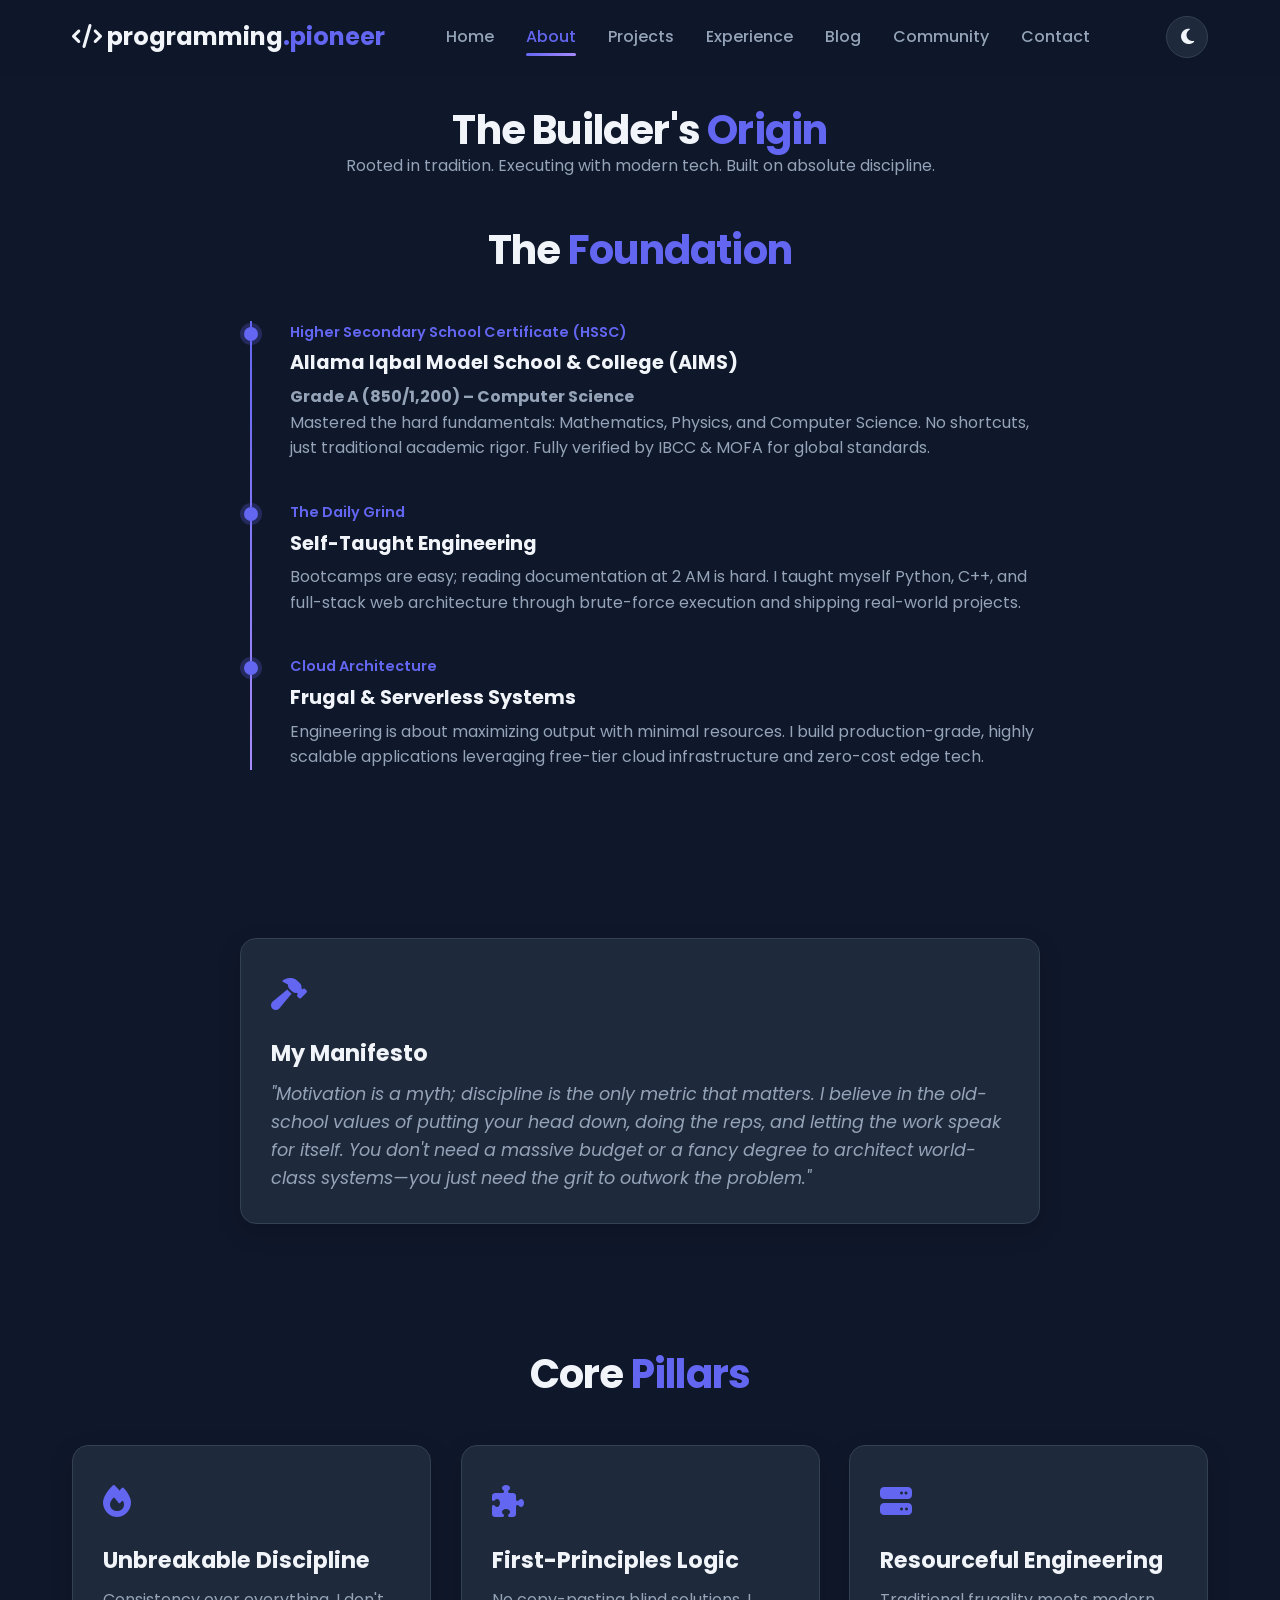
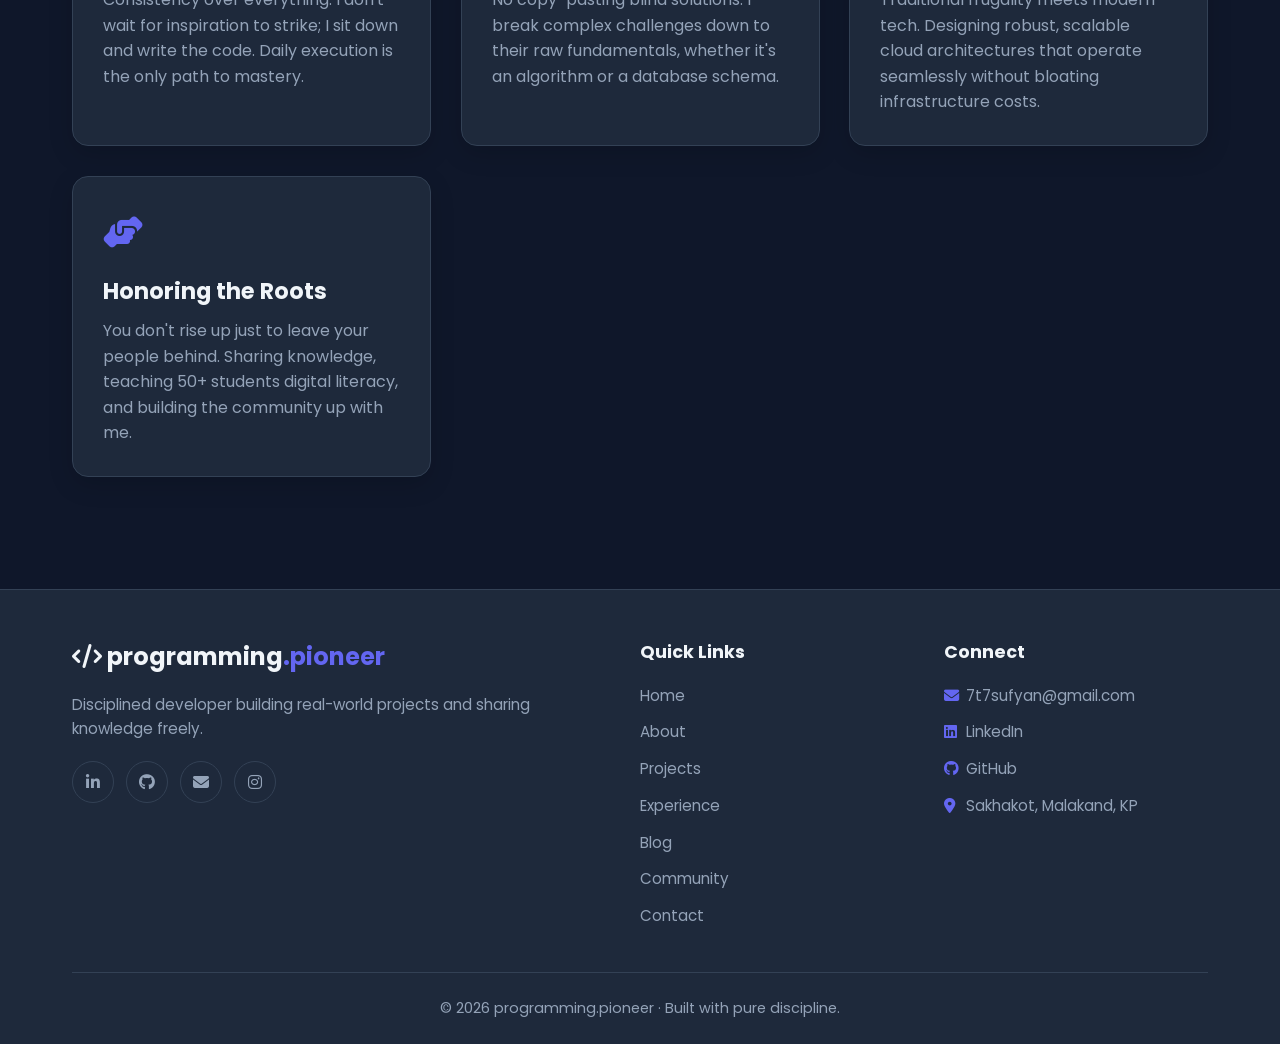
<file: about.html>
<!doctype html>
<html lang="en">
  <head>
    <meta charset="UTF-8" />
    <meta name="viewport" content="width=device-width, initial-scale=1.0" />
    <title>About The Builder | Sufyan Khan</title>

    <link rel="preconnect" href="https://fonts.googleapis.com" />
    <link rel="preconnect" href="https://fonts.gstatic.com" crossorigin />
    <link
      href="https://fonts.googleapis.com/css2?family=Poppins:wght@400;500;600;700;800&family=Inter:wght@400;500;600&display=swap"
      rel="stylesheet"
    />
    <link
      rel="stylesheet"
      href="https://cdnjs.cloudflare.com/ajax/libs/font-awesome/6.4.0/css/all.min.css"
    />
    <link rel="stylesheet" href="style.css" />

    <link
      rel="icon"
      href="data:image/svg+xml,<svg xmlns='http://www.w3.org/2000/svg' viewBox='0 0 100 100'><rect width='100' height='100' rx='22' fill='%236366f1'/><text x='50' y='68' font-size='52' font-family='Arial' font-weight='bold' text-anchor='middle' fill='white'>PP</text></svg>"
    />

    <meta
      name="description"
      content="The origin story of Sufyan Khan. HSSC Computer Science graduate, self-taught systems engineer, and disciplined builder rooted in Malakand."
    />
    <meta
      name="keywords"
      content="Sufyan Khan, About Sufyan, Programming Pioneer, Software Engineer, HSSC Computer Science, Self-taught Developer, Malakand, Pakistan"
    />
    <meta name="author" content="Sufyan Khan" />
    <meta name="robots" content="index, follow" />

    <meta
      property="og:title"
      content="About The Builder | Sufyan Khan"
    />
    <meta
      property="og:description"
      content="HSSC Computer Science graduate and self-taught developer focused on disciplined execution and scalable systems."
    />
    <meta property="og:type" content="website" />
    <meta
      property="og:url"
      content="https://programmingpioneer.github.io/sufyan-portfolio/about.html"
    />
    <meta
      property="og:image"
      content="https://pub-8f5fcc3c01514e53b12396f444c45448.r2.dev/portfolio/assets/Cover.png"
    />

    <meta name="twitter:card" content="summary_large_image" />
    <meta
      name="twitter:title"
      content="About The Builder | Sufyan Khan"
    />
    <meta
      name="twitter:description"
      content="HSSC Computer Science graduate and self-taught developer."
    />
    <link rel="canonical" href="https://programmingpioneer.com/about.html" />
    <script type="application/ld+json">
    {
      "@context": "https://schema.org",
      "@type": "Person",
      "name": "About The Builder",
      "url": "https://programmingpioneer.com/about.html",
      "author": {
        "@type": "Person",
        "name": "Sufyan Khan",
        "url": "https://programmingpioneer.com/",
        "sameAs": [
          "https://github.com/programmingpioneer",
          "https://linkedin.com/in/sufyan-khans",
          "https://www.instagram.com/programmingpioneer",
          "https://x.com/programerPioner",
          "https://t.me/programmingpioneer"
        ]
      },
      "image": "https://pub-8f5fcc3c01514e53b12396f444c45448.r2.dev/portfolio/assets/Cover.png"
    }
    </script>
  </head>
  <body>
    <div class="preloader">
      <div class="preloader-logo"><span>P</span>P</div>
    </div>

    <header>
      <div class="wrapper">
        <nav>
          <div class="logo">
            <i class="fas fa-code"></i> programming<span>.pioneer</span>
          </div>
          <ul class="nav-links">
            <li><a href="index.html">Home</a></li>
            <li><a href="about.html" class="active">About</a></li>
            <li><a href="projects.html">Projects</a></li>
            <li><a href="experience.html">Experience</a></li>
            <li><a href="blog.html">Blog</a></li>
            <li><a href="community.html">Community</a></li>
            <li><a href="contact.html">Contact</a></li>
          </ul>
          <div class="nav-controls">
            <button
              class="theme-toggle"
              id="theme-toggle"
              aria-label="Toggle theme"
            >
              <i class="fas fa-moon"></i>
            </button>
            <div class="hamburger"><i class="fas fa-bars"></i></div>
          </div>
        </nav>
      </div>
    </header>

    <main class="content-section">
      <div class="wrapper">
        <div class="section-header reveal" style="padding-top: 2rem">
          <h1>
            The Builder's <span style="color: var(--accent-color)">Origin</span>
          </h1>
          <p>Rooted in tradition. Executing with modern tech. Built on absolute discipline.</p>
        </div>

        <section class="section" style="padding-top: 0">
          <div class="section-header reveal">
            <h2>
              The <span style="color: var(--accent-color)">Foundation</span>
            </h2>
          </div>
          <div class="timeline reveal">
            <div class="timeline-item">
              <div class="timeline-dot"></div>
              <div class="timeline-date">
                Higher Secondary School Certificate (HSSC)
              </div>
              <h3>Allama Iqbal Model School &amp; College (AIMS)</h3>
              <p><strong>Grade A (850/1,200) – Computer Science</strong></p>
              <p>
                Mastered the hard fundamentals: Mathematics, Physics, and Computer Science. No shortcuts, just traditional academic rigor. Fully verified by IBCC &amp; MOFA for global standards.
              </p>
            </div>
            <div class="timeline-item">
              <div class="timeline-dot"></div>
              <div class="timeline-date">The Daily Grind</div>
              <h3>Self-Taught Engineering</h3>
              <p>
                Bootcamps are easy; reading documentation at 2 AM is hard. I taught myself Python, C++, and full-stack web architecture through brute-force execution and shipping real-world projects.
              </p>
            </div>
            <div class="timeline-item">
              <div class="timeline-dot"></div>
              <div class="timeline-date">Cloud Architecture</div>
              <h3>Frugal &amp; Serverless Systems</h3>
              <p>
                Engineering is about maximizing output with minimal resources. I build production-grade, highly scalable applications leveraging free-tier cloud infrastructure and zero-cost edge tech.
              </p>
            </div>
          </div>
        </section>

        <section class="section">
          <div
            class="card card-glass reveal"
            style="max-width: 800px; margin: 0 auto"
          >
            <div class="card-icon"><i class="fas fa-hammer"></i></div>
            <h2>My Manifesto</h2>
            <p
              class="statement"
              style="
                color: var(--text-secondary);
                font-style: italic;
                font-size: 1.1rem;
              "
            >
              "Motivation is a myth; discipline is the only metric that matters. I believe in the old-school values of putting your head down, doing the reps, and letting the work speak for itself. You don't need a massive budget or a fancy degree to architect world-class systems—you just need the grit to outwork the problem."
            </p>
          </div>
        </section>

        <section class="section">
          <div class="section-header reveal">
            <h2>
              Core <span style="color: var(--accent-color)">Pillars</span>
            </h2>
          </div>
          <div class="info-grid">
            <div class="card reveal-left">
              <div class="card-icon"><i class="fas fa-fire"></i></div>
              <h2>Unbreakable Discipline</h2>
              <p>
                Consistency over everything. I don't wait for inspiration to strike; I sit down and write the code. Daily execution is the only path to mastery.
              </p>
            </div>
            <div class="card reveal-right">
              <div class="card-icon"><i class="fas fa-puzzle-piece"></i></div>
              <h2>First-Principles Logic</h2>
              <p>
                No copy-pasting blind solutions. I break complex challenges down to their raw fundamentals, whether it's an algorithm or a database schema.
              </p>
            </div>
            <div class="card reveal-left">
              <div class="card-icon"><i class="fas fa-server"></i></div>
              <h2>Resourceful Engineering</h2>
              <p>
                Traditional frugality meets modern tech. Designing robust, scalable cloud architectures that operate seamlessly without bloating infrastructure costs.
              </p>
            </div>
            <div class="card reveal-right">
              <div class="card-icon"><i class="fas fa-hands-helping"></i></div>
              <h2>Honoring the Roots</h2>
              <p>
                You don't rise up just to leave your people behind. Sharing knowledge, teaching 50+ students digital literacy, and building the community up with me.
              </p>
            </div>
          </div>
        </section>
      </div>
    </main>

    <footer class="footer">
      <div class="wrapper">
        <div class="footer-grid">
          <div class="footer-col footer-about">
            <div class="footer-logo">
              <i class="fas fa-code"></i> programming<span>.pioneer</span>
            </div>
            <p>
              Disciplined developer building real-world projects and sharing
              knowledge freely.
            </p>
            <div class="footer-social">
              <a
                href="https://linkedin.com/in/sufyan-khans"
                target="_blank"
                title="LinkedIn"
                ><i class="fab fa-linkedin-in"></i
              ></a>
              <a
                href="https://github.com/programmingpioneer"
                target="_blank"
                title="GitHub"
                ><i class="fab fa-github"></i
              ></a>
              <a href="mailto:7t7sufyan@gmail.com" title="Email"
                ><i class="fas fa-envelope"></i
              ></a>
              <a href="https://www.instagram.com/programmingpioneer" target="_blank" title="Instagram"><i class="fab fa-instagram"></i></a>
            </div>
          </div>
          <div class="footer-col">
            <h4 class="footer-heading">
              Quick Links <i class="fas fa-chevron-down footer-toggle"></i>
            </h4>
            <ul class="footer-links">
              <li><a href="index.html">Home</a></li>
              <li><a href="about.html">About</a></li>
              <li><a href="projects.html">Projects</a></li>
              <li><a href="experience.html">Experience</a></li>
              <li><a href="blog.html">Blog</a></li>
              <li><a href="community.html">Community</a></li>
              <li><a href="contact.html">Contact</a></li>
            </ul>
          </div>
          <div class="footer-col">
            <h4 class="footer-heading">
              Connect <i class="fas fa-chevron-down footer-toggle"></i>
            </h4>
            <ul class="footer-links">
              <li>
                <a href="mailto:7t7sufyan@gmail.com"
                  ><i class="fas fa-envelope"></i> 7t7sufyan@gmail.com</a
                >
              </li>
              <li>
                <a href="https://linkedin.com/in/sufyan-khans" target="_blank"
                  ><i class="fab fa-linkedin"></i> LinkedIn</a
                >
              </li>
              <li>
                <a href="https://github.com/programmingpioneer" target="_blank"
                  ><i class="fab fa-github"></i> GitHub</a
                >
              </li>
              <li>
                <span
                  ><i class="fas fa-map-marker-alt"></i> Sakhakot, Malakand,
                  KP</span
                >
              </li>
            </ul>
          </div>
        </div>
        <div class="footer-bottom">
          <p>© 2026 programming.pioneer · Built with pure discipline.</p>
        </div>
      </div>
    </footer>

    <button class="back-to-top" aria-label="Back to top">
      <i class="fas fa-chevron-up"></i>
      <svg viewBox="0 0 50 50">
        <circle class="ring-bg" cx="25" cy="25" r="22"></circle>
        <circle class="ring-progress" cx="25" cy="25" r="22"></circle>
      </svg>
    </button>

    <script src="script.js"></script>
  </body>
</html>
</file>
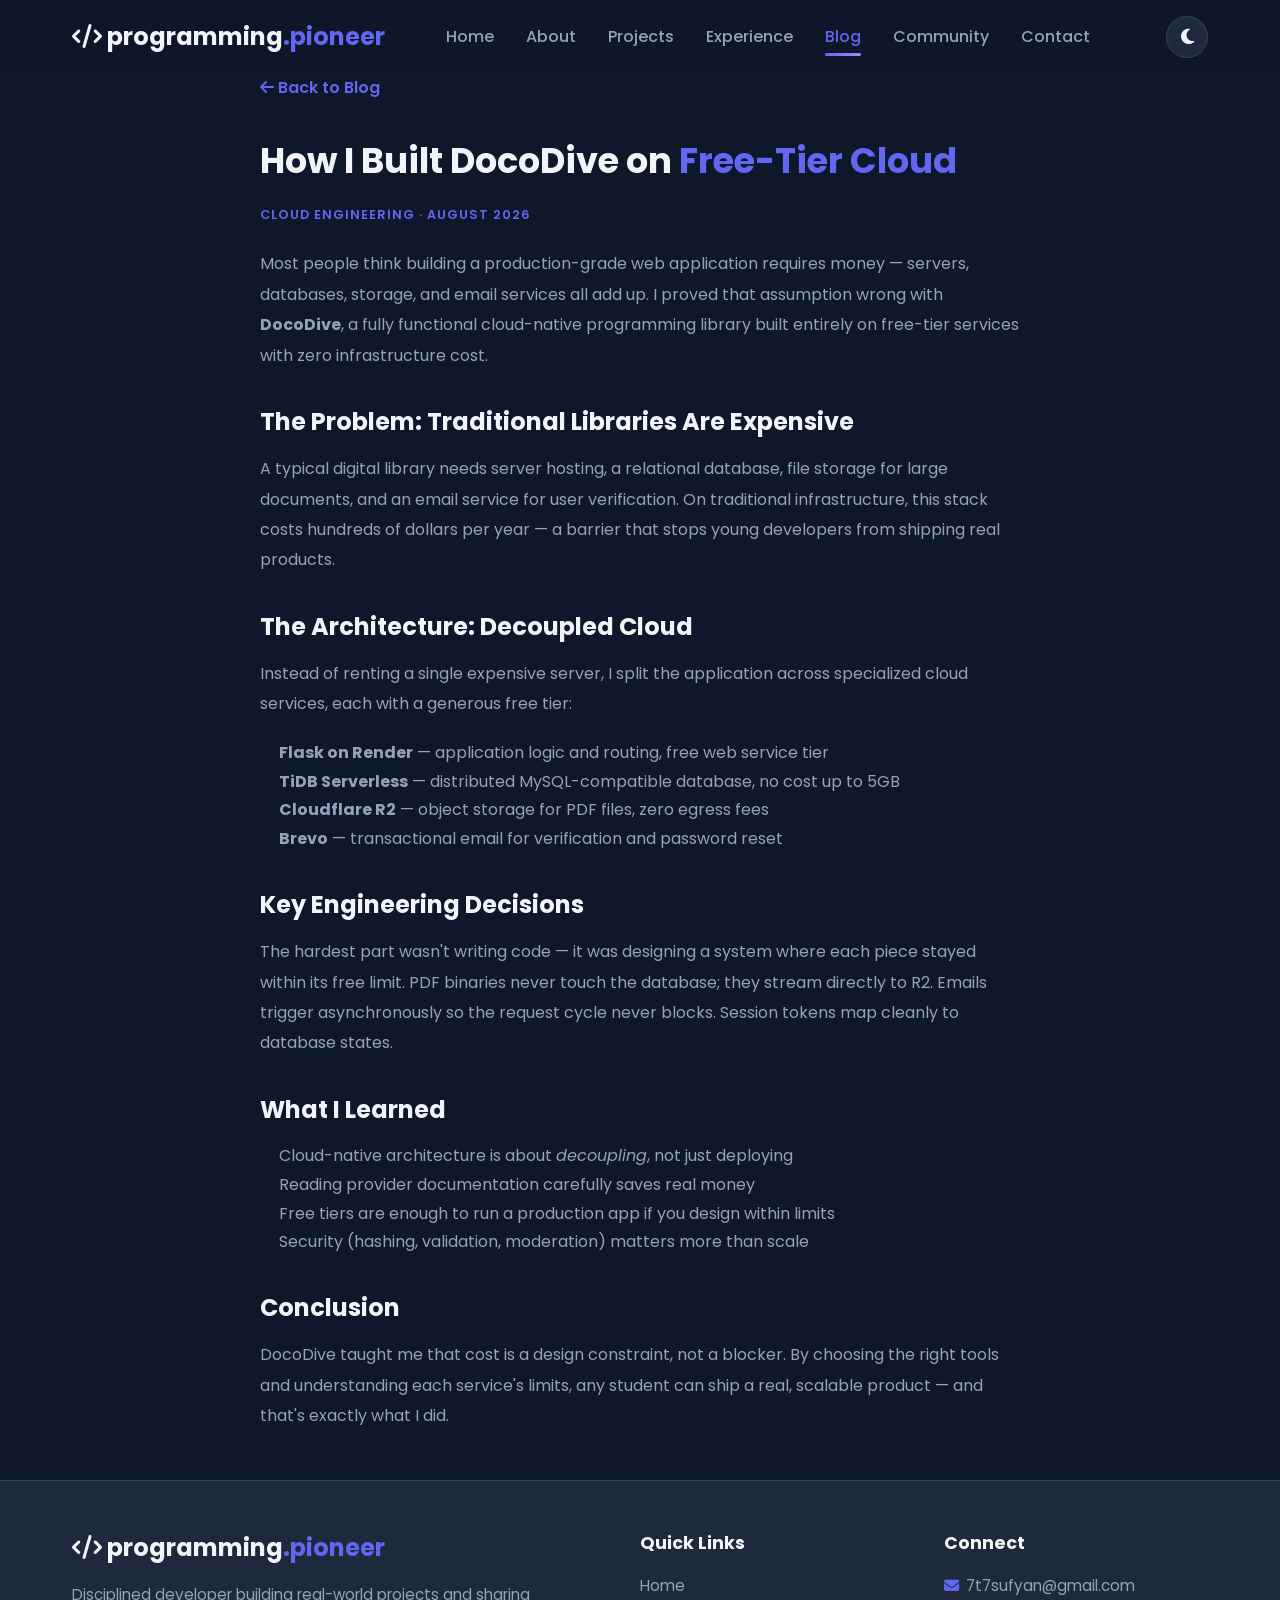
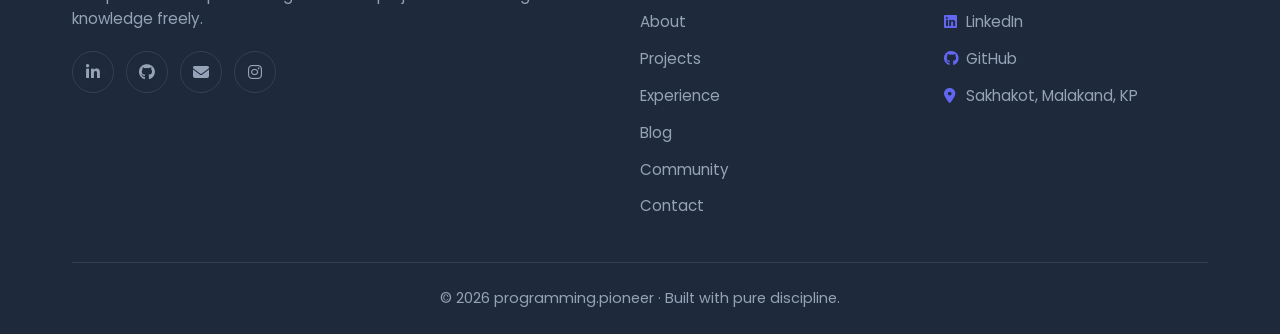
<file: blog-docodive.html>
<!doctype html>
<html lang="en">
  <head>
    <meta charset="UTF-8" />
    <meta name="viewport" content="width=device-width, initial-scale=1.0" />
    <title>How I Built DocoDive on Free-Tier Cloud | Sufyan Khan</title>

    <link rel="preconnect" href="https://fonts.googleapis.com" />
    <link rel="preconnect" href="https://fonts.gstatic.com" crossorigin />
    <link
      href="https://fonts.googleapis.com/css2?family=Poppins:wght@400;500;600;700;800&family=Inter:wght@400;500;600&display=swap"
      rel="stylesheet"
    />
    <link
      rel="stylesheet"
      href="https://cdnjs.cloudflare.com/ajax/libs/font-awesome/6.4.0/css/all.min.css"
    />
    <link rel="stylesheet" href="style.css" />

    <!-- Favicon -->
    <link
      rel="icon"
      href="data:image/svg+xml,<svg xmlns='http://www.w3.org/2000/svg' viewBox='0 0 100 100'><rect width='100' height='100' rx='22' fill='%236366f1'/><text x='50' y='68' font-size='52' font-family='Arial' font-weight='bold' text-anchor='middle' fill='white'>PP</text></svg>"
    />

    <!-- SEO Meta -->
    <meta
      name="description"
      content="Learn how I built DocoDive — a full cloud-native programming library — using free-tier services like TiDB, Cloudflare R2, and Brevo, with zero infrastructure cost."
    />
    <meta
      name="keywords"
      content="DocoDive, Free-tier cloud, Cloud-native, TiDB, Cloudflare R2, Brevo, Flask, Serverless, Build free web app, Programming library"
    />
    <meta name="author" content="Sufyan Khan" />
    <meta name="robots" content="index, follow" />
    <link
      rel="canonical"
      href="https://programmingpioneer.github.io/sufyan-portfolio/blog-docodive.html"
    />

    <!-- Open Graph -->
    <meta
      property="og:title"
      content="How I Built DocoDive on Free-Tier Cloud | Sufyan Khan"
    />
    <meta
      property="og:description"
      content="Serverless database, object storage, and email automation — a complete production app with zero cost."
    />
    <meta property="og:type" content="article" />
    <meta
      property="og:url"
      content="https://programmingpioneer.github.io/sufyan-portfolio/blog-docodive.html"
    />
    <meta
      property="og:image"
      content="https://pub-8f5fcc3c01514e53b12396f444c45448.r2.dev/portfolio/assets/Cover.png"
    />
    <meta property="article:author" content="Sufyan Khan" />
    <meta property="article:published_time" content="2026-08-15" />

    <!-- Twitter Card -->
    <meta name="twitter:card" content="summary_large_image" />
    <meta
      name="twitter:title"
      content="How I Built DocoDive on Free-Tier Cloud"
    />
    <meta
      name="twitter:description"
      content="A complete production app with zero infrastructure cost."
    />

    <!-- Schema.org Article -->
    <script type="application/ld+json">
      {
        "@context": "https://schema.org",
        "@type": "BlogPosting",
        "headline": "How I Built DocoDive on Free-Tier Cloud",
        "author": { "@type": "Person", "name": "Sufyan Khan" },
        "datePublished": "2026-08-15",
        "description": "Building a cloud-native programming library with zero infrastructure cost using free-tier services."
      }
    </script>
  </head>
  <body>
    <div class="preloader">
      <div class="preloader-logo"><span>P</span>P</div>
    </div>

    <header>
      <div class="wrapper">
        <nav>
          <div class="logo">
            <i class="fas fa-code"></i> programming<span>.pioneer</span>
          </div>
          <ul class="nav-links">
            <li><a href="index.html">Home</a></li>
            <li><a href="about.html">About</a></li>
            <li><a href="projects.html">Projects</a></li>
            <li><a href="experience.html">Experience</a></li>
            <li><a href="blog.html" class="active">Blog</a></li>
            <li><a href="community.html">Community</a></li>
            <li><a href="contact.html">Contact</a></li>
          </ul>
          <div class="nav-controls">
            <button
              class="theme-toggle"
              id="theme-toggle"
              aria-label="Toggle theme"
            >
              <i class="fas fa-moon"></i>
            </button>
            <div class="hamburger"><i class="fas fa-bars"></i></div>
          </div>
        </nav>
      </div>
    </header>

    <main class="content-section">
      <div class="wrapper">
        <article class="blog-post reveal">
          <a href="blog.html" class="back-link"
            ><i class="fas fa-arrow-left"></i> Back to Blog</a
          >
          <h1>
            How I Built DocoDive on
            <span style="color: var(--accent-color)">Free-Tier Cloud</span>
          </h1>
          <span class="blog-date">Cloud Engineering · August 2026</span>

          <p>
            Most people think building a production-grade web application
            requires money — servers, databases, storage, and email services all
            add up. I proved that assumption wrong with
            <strong>DocoDive</strong>, a fully functional cloud-native
            programming library built entirely on free-tier services with zero
            infrastructure cost.
          </p>

          <h2>The Problem: Traditional Libraries Are Expensive</h2>
          <p>
            A typical digital library needs server hosting, a relational
            database, file storage for large documents, and an email service for
            user verification. On traditional infrastructure, this stack costs
            hundreds of dollars per year — a barrier that stops young developers
            from shipping real products.
          </p>

          <h2>The Architecture: Decoupled Cloud</h2>
          <p>
            Instead of renting a single expensive server, I split the
            application across specialized cloud services, each with a generous
            free tier:
          </p>
          <ul>
            <li>
              <strong>Flask on Render</strong> — application logic and routing,
              free web service tier
            </li>
            <li>
              <strong>TiDB Serverless</strong> — distributed MySQL-compatible
              database, no cost up to 5GB
            </li>
            <li>
              <strong>Cloudflare R2</strong> — object storage for PDF files,
              zero egress fees
            </li>
            <li>
              <strong>Brevo</strong> — transactional email for verification and
              password reset
            </li>
          </ul>

          <h2>Key Engineering Decisions</h2>
          <p>
            The hardest part wasn't writing code — it was designing a system
            where each piece stayed within its free limit. PDF binaries never
            touch the database; they stream directly to R2. Emails trigger
            asynchronously so the request cycle never blocks. Session tokens map
            cleanly to database states.
          </p>

          <h2>What I Learned</h2>
          <ul>
            <li>
              Cloud-native architecture is about <em>decoupling</em>, not just
              deploying
            </li>
            <li>Reading provider documentation carefully saves real money</li>
            <li>
              Free tiers are enough to run a production app if you design within
              limits
            </li>
            <li>
              Security (hashing, validation, moderation) matters more than scale
            </li>
          </ul>

          <h2>Conclusion</h2>
          <p>
            DocoDive taught me that cost is a design constraint, not a blocker.
            By choosing the right tools and understanding each service's limits,
            any student can ship a real, scalable product — and that's exactly
            what I did.
          </p>
        </article>
      </div>
    </main>

    <footer class="footer">
      <div class="wrapper">
        <div class="footer-grid">
          <div class="footer-col footer-about">
            <div class="footer-logo">
              <i class="fas fa-code"></i> programming<span>.pioneer</span>
            </div>
            <p>
              Disciplined developer building real-world projects and sharing
              knowledge freely.
            </p>
            <div class="footer-social">
              <a
                href="https://linkedin.com/in/sufyan-khans"
                target="_blank"
                title="LinkedIn"
                ><i class="fab fa-linkedin-in"></i
              ></a>
              <a
                href="https://github.com/programmingpioneer"
                target="_blank"
                title="GitHub"
                ><i class="fab fa-github"></i
              ></a>
              <a href="mailto:7t7sufyan@gmail.com" title="Email"
                ><i class="fas fa-envelope"></i
              ></a>
              <a href="#" title="Instagram"><i class="fab fa-instagram"></i></a>
            </div>
          </div>
          <div class="footer-col">
            <h4 class="footer-heading">
              Quick Links <i class="fas fa-chevron-down footer-toggle"></i>
            </h4>
            <ul class="footer-links">
              <li><a href="index.html">Home</a></li>
              <li><a href="about.html">About</a></li>
              <li><a href="projects.html">Projects</a></li>
              <li><a href="experience.html">Experience</a></li>
              <li><a href="blog.html">Blog</a></li>
              <li><a href="community.html">Community</a></li>
              <li><a href="contact.html">Contact</a></li>
            </ul>
          </div>
          <div class="footer-col">
            <h4 class="footer-heading">
              Connect <i class="fas fa-chevron-down footer-toggle"></i>
            </h4>
            <ul class="footer-links">
              <li>
                <a href="mailto:7t7sufyan@gmail.com"
                  ><i class="fas fa-envelope"></i> 7t7sufyan@gmail.com</a
                >
              </li>
              <li>
                <a href="https://linkedin.com/in/sufyan-khans" target="_blank"
                  ><i class="fab fa-linkedin"></i> LinkedIn</a
                >
              </li>
              <li>
                <a href="https://github.com/programmingpioneer" target="_blank"
                  ><i class="fab fa-github"></i> GitHub</a
                >
              </li>
              <li>
                <span
                  ><i class="fas fa-map-marker-alt"></i> Sakhakot, Malakand,
                  KP</span
                >
              </li>
            </ul>
          </div>
        </div>
        <div class="footer-bottom">
          <p>© 2026 programming.pioneer · Built with pure discipline.</p>
        </div>
      </div>
    </footer>

    <button class="back-to-top" aria-label="Back to top">
      <i class="fas fa-chevron-up"></i>
      <svg viewBox="0 0 50 50">
        <circle class="ring-bg" cx="25" cy="25" r="22"></circle>
        <circle class="ring-progress" cx="25" cy="25" r="22"></circle>
      </svg>
    </button>

    <script src="script.js"></script>
  </body>
</html>
</file>
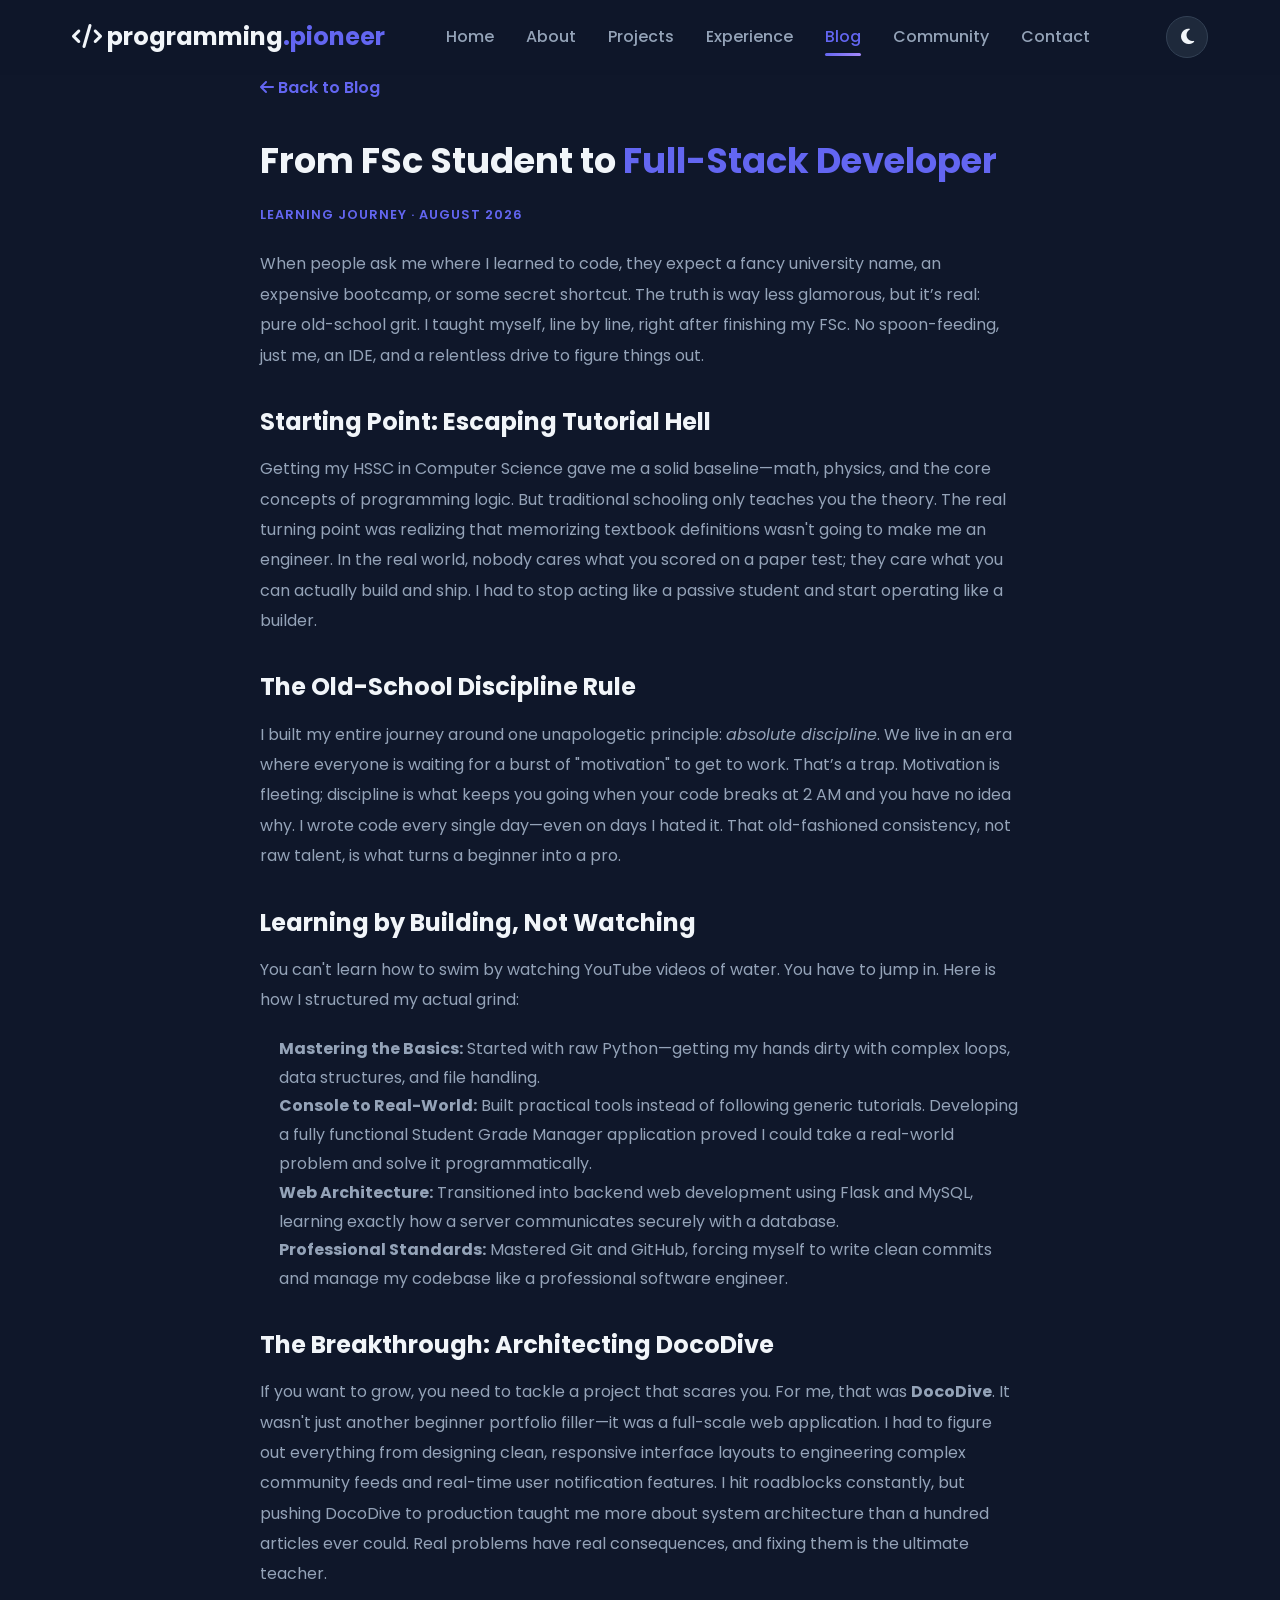
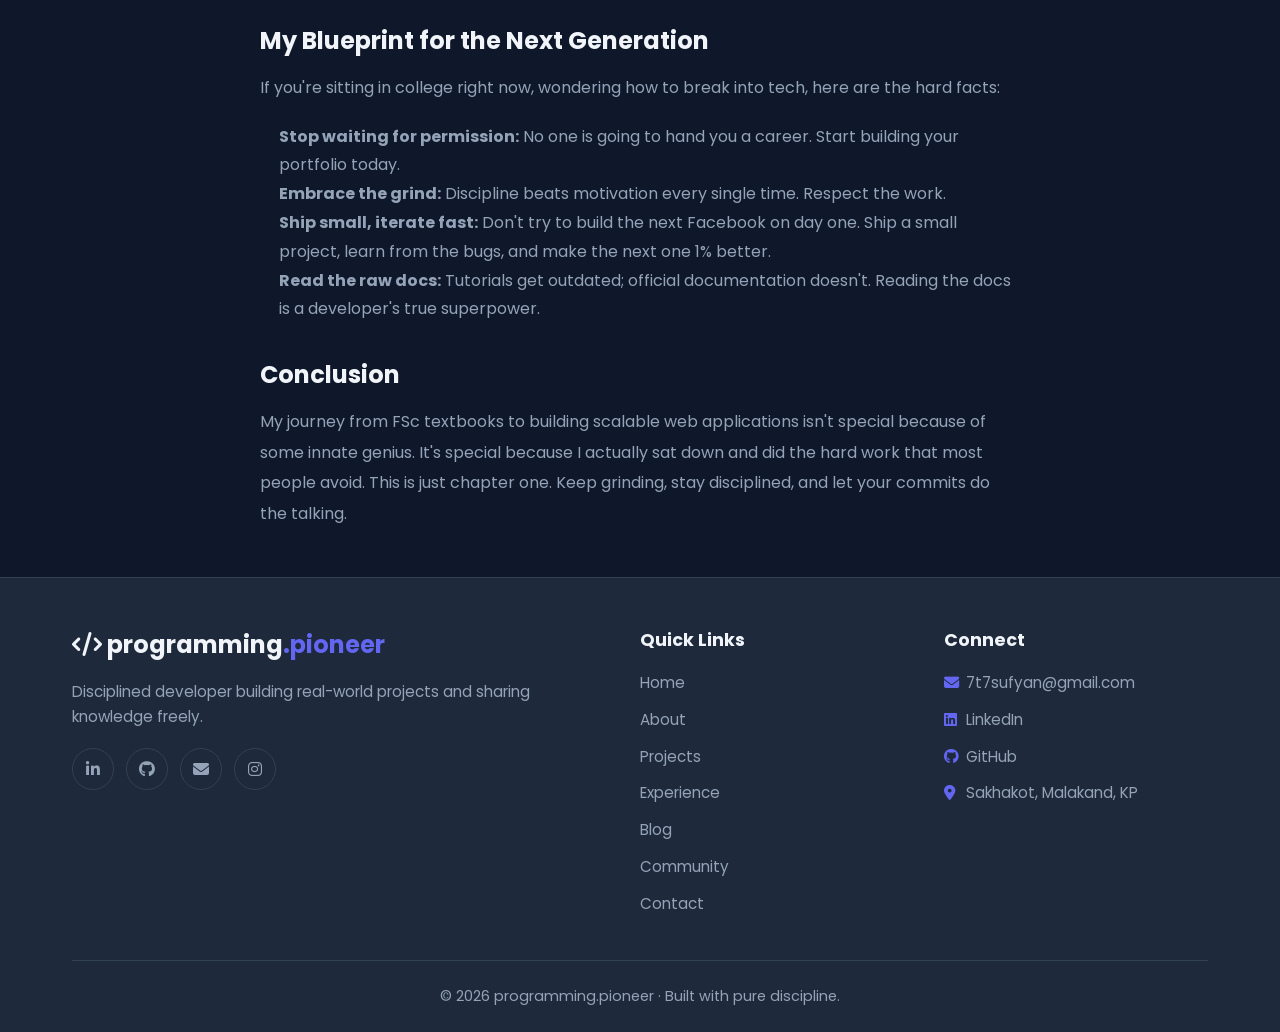
<file: blog-journey.html>
<!doctype html>
<html lang="en">
  <head>
    <meta charset="UTF-8" />
    <meta name="viewport" content="width=device-width, initial-scale=1.0" />
    <title>From FSc Student to Full-Stack Developer | Sufyan Khan</title>

    <link rel="preconnect" href="https://fonts.googleapis.com" />
    <link rel="preconnect" href="https://fonts.gstatic.com" crossorigin />
    <link
      href="https://fonts.googleapis.com/css2?family=Poppins:wght@400;500;600;700;800&family=Inter:wght@400;500;600&display=swap"
      rel="stylesheet"
    />
    <link
      rel="stylesheet"
      href="https://cdnjs.cloudflare.com/ajax/libs/font-awesome/6.4.0/css/all.min.css"
    />
    <link rel="stylesheet" href="style.css" />

    <!-- Favicon -->
    <link
      rel="icon"
      href="data:image/svg+xml,<svg xmlns='http://www.w3.org/2000/svg' viewBox='0 0 100 100'><rect width='100' height='100' rx='22' fill='%236366f1'/><text x='50' y='68' font-size='52' font-family='Arial' font-weight='bold' text-anchor='middle' fill='white'>PP</text></svg>"
    />

    <!-- SEO Meta -->
    <meta
      name="description"
      content="How I went from an FSc student to a self-taught full-stack developer — no degree, no bootcamp, just pure discipline and real-world project building."
    />
    <meta
      name="keywords"
      content="Self-taught developer, FSc to developer, Learn programming without degree, Full-stack journey, Sufyan Khan, Programming Pioneer, Discipline, Pakistan"
    />
    <meta name="author" content="Sufyan Khan" />
    <meta name="robots" content="index, follow" />
    <link
      rel="canonical"
      href="https://programmingpioneer.github.io/sufyan-portfolio/blog-journey.html"
    />

    <!-- Open Graph -->
    <meta
      property="og:title"
      content="From FSc Student to Full-Stack Developer | Sufyan Khan"
    />
    <meta
      property="og:description"
      content="No degree, no bootcamp — just old-school discipline and real-world projects."
    />
    <meta property="og:type" content="article" />
    <meta
      property="og:url"
      content="https://programmingpioneer.github.io/sufyan-portfolio/blog-journey.html"
    />
    <meta
      property="og:image"
      content="https://pub-8f5fcc3c01514e53b12396f444c45448.r2.dev/portfolio/assets/Cover.png"
    />
    <meta property="article:author" content="Sufyan Khan" />
    <meta property="article:published_time" content="2026-08-10" />

    <!-- Twitter Card -->
    <meta name="twitter:card" content="summary_large_image" />
    <meta
      name="twitter:title"
      content="From FSc Student to Full-Stack Developer"
    />
    <meta
      name="twitter:description"
      content="No degree, no bootcamp — just pure discipline and real projects."
    />

    <!-- Schema.org Article -->
    <script type="application/ld+json">
      {
        "@context": "https://schema.org",
        "@type": "BlogPosting",
        "headline": "From FSc Student to Full-Stack Developer",
        "author": { "@type": "Person", "name": "Sufyan Khan" },
        "datePublished": "2026-08-10",
        "description": "A self-taught developer's journey from HSSC textbooks to shipping production code through discipline."
      }
    </script>
  </head>
  <body>
    <div class="preloader">
      <div class="preloader-logo"><span>P</span>P</div>
    </div>

    <header>
      <div class="wrapper">
        <nav>
          <div class="logo">
            <i class="fas fa-code"></i> programming<span>.pioneer</span>
          </div>
          <ul class="nav-links">
            <li><a href="index.html">Home</a></li>
            <li><a href="about.html">About</a></li>
            <li><a href="projects.html">Projects</a></li>
            <li><a href="experience.html">Experience</a></li>
            <li><a href="blog.html" class="active">Blog</a></li>
            <li><a href="community.html">Community</a></li>
            <li><a href="contact.html">Contact</a></li>
          </ul>
          <div class="nav-controls">
            <button
              class="theme-toggle"
              id="theme-toggle"
              aria-label="Toggle theme"
            >
              <i class="fas fa-moon"></i>
            </button>
            <div class="hamburger"><i class="fas fa-bars"></i></div>
          </div>
        </nav>
      </div>
    </header>

    <main class="content-section">
      <div class="wrapper">
        <article class="blog-post reveal">
          <a href="blog.html" class="back-link"
            ><i class="fas fa-arrow-left"></i> Back to Blog</a
          >
          <h1>
            From FSc Student to
            <span style="color: var(--accent-color)">Full-Stack Developer</span>
          </h1>
          <span class="blog-date">Learning Journey · August 2026</span>

          <p>
            When people ask me where I learned to code, they expect a fancy university name, an expensive bootcamp, or some secret shortcut. The truth is way less glamorous, but it’s real: pure old-school grit. I taught myself, line by line, right after finishing my FSc. No spoon-feeding, just me, an IDE, and a relentless drive to figure things out.
          </p>

          <h2>Starting Point: Escaping Tutorial Hell</h2>
          <p>
            Getting my HSSC in Computer Science gave me a solid baseline—math, physics, and the core concepts of programming logic. But traditional schooling only teaches you the theory. The real turning point was realizing that memorizing textbook definitions wasn't going to make me an engineer. In the real world, nobody cares what you scored on a paper test; they care what you can actually build and ship. I had to stop acting like a passive student and start operating like a builder.
          </p>

          <h2>The Old-School Discipline Rule</h2>
          <p>
            I built my entire journey around one unapologetic principle: <em>absolute discipline</em>. We live in an era where everyone is waiting for a burst of "motivation" to get to work. That’s a trap. Motivation is fleeting; discipline is what keeps you going when your code breaks at 2 AM and you have no idea why. I wrote code every single day—even on days I hated it. That old-fashioned consistency, not raw talent, is what turns a beginner into a pro.
          </p>

          <h2>Learning by Building, Not Watching</h2>
          <p>You can't learn how to swim by watching YouTube videos of water. You have to jump in. Here is how I structured my actual grind:</p>
          <ul>
            <li>
              <strong>Mastering the Basics:</strong> Started with raw Python—getting my hands dirty with complex loops, data structures, and file handling.
            </li>
            <li>
              <strong>Console to Real-World:</strong> Built practical tools instead of following generic tutorials. Developing a fully functional Student Grade Manager application proved I could take a real-world problem and solve it programmatically.
            </li>
            <li>
              <strong>Web Architecture:</strong> Transitioned into backend web development using Flask and MySQL, learning exactly how a server communicates securely with a database.
            </li>
            <li>
              <strong>Professional Standards:</strong> Mastered Git and GitHub, forcing myself to write clean commits and manage my codebase like a professional software engineer.
            </li>
          </ul>

          <h2>The Breakthrough: Architecting DocoDive</h2>
          <p>
            If you want to grow, you need to tackle a project that scares you. For me, that was <strong>DocoDive</strong>. It wasn't just another beginner portfolio filler—it was a full-scale web application. I had to figure out everything from designing clean, responsive interface layouts to engineering complex community feeds and real-time user notification features. I hit roadblocks constantly, but pushing DocoDive to production taught me more about system architecture than a hundred articles ever could. Real problems have real consequences, and fixing them is the ultimate teacher.
          </p>

          <h2>My Blueprint for the Next Generation</h2>
          <p>If you're sitting in college right now, wondering how to break into tech, here are the hard facts:</p>
          <ul>
            <li><strong>Stop waiting for permission:</strong> No one is going to hand you a career. Start building your portfolio today.</li>
            <li><strong>Embrace the grind:</strong> Discipline beats motivation every single time. Respect the work.</li>
            <li><strong>Ship small, iterate fast:</strong> Don't try to build the next Facebook on day one. Ship a small project, learn from the bugs, and make the next one 1% better.</li>
            <li><strong>Read the raw docs:</strong> Tutorials get outdated; official documentation doesn't. Reading the docs is a developer's true superpower.</li>
          </ul>

          <h2>Conclusion</h2>
          <p>
            My journey from FSc textbooks to building scalable web applications isn't special because of some innate genius. It's special because I actually sat down and did the hard work that most people avoid. This is just chapter one. Keep grinding, stay disciplined, and let your commits do the talking.
          </p>
        </article>
      </div>
    </main>

    <footer class="footer">
      <div class="wrapper">
        <div class="footer-grid">
          <div class="footer-col footer-about">
            <div class="footer-logo">
              <i class="fas fa-code"></i> programming<span>.pioneer</span>
            </div>
            <p>
              Disciplined developer building real-world projects and sharing
              knowledge freely.
            </p>
            <div class="footer-social">
              <a
                href="https://linkedin.com/in/sufyan-khans"
                target="_blank"
                title="LinkedIn"
                ><i class="fab fa-linkedin-in"></i
              ></a>
              <a
                href="https://github.com/programmingpioneer"
                target="_blank"
                title="GitHub"
                ><i class="fab fa-github"></i
              ></a>
              <a href="mailto:7t7sufyan@gmail.com" title="Email"
                ><i class="fas fa-envelope"></i
              ></a>
              <a href="#" title="Instagram"><i class="fab fa-instagram"></i></a>
            </div>
          </div>
          <div class="footer-col">
            <h4 class="footer-heading">
              Quick Links <i class="fas fa-chevron-down footer-toggle"></i>
            </h4>
            <ul class="footer-links">
              <li><a href="index.html">Home</a></li>
              <li><a href="about.html">About</a></li>
              <li><a href="projects.html">Projects</a></li>
              <li><a href="experience.html">Experience</a></li>
              <li><a href="blog.html">Blog</a></li>
              <li><a href="community.html">Community</a></li>
              <li><a href="contact.html">Contact</a></li>
            </ul>
          </div>
          <div class="footer-col">
            <h4 class="footer-heading">
              Connect <i class="fas fa-chevron-down footer-toggle"></i>
            </h4>
            <ul class="footer-links">
              <li>
                <a href="mailto:7t7sufyan@gmail.com"
                  ><i class="fas fa-envelope"></i> 7t7sufyan@gmail.com</a
                >
              </li>
              <li>
                <a href="https://linkedin.com/in/sufyan-khans" target="_blank"
                  ><i class="fab fa-linkedin"></i> LinkedIn</a
                >
              </li>
              <li>
                <a href="https://github.com/programmingpioneer" target="_blank"
                  ><i class="fab fa-github"></i> GitHub</a
                >
              </li>
              <li>
                <span
                  ><i class="fas fa-map-marker-alt"></i> Sakhakot, Malakand,
                  KP</span
                >
              </li>
            </ul>
          </div>
        </div>
        <div class="footer-bottom">
          <p>© 2026 programming.pioneer · Built with pure discipline.</p>
        </div>
      </div>
    </footer>

    <button class="back-to-top" aria-label="Back to top">
      <i class="fas fa-chevron-up"></i>
      <svg viewBox="0 0 50 50">
        <circle class="ring-bg" cx="25" cy="25" r="22"></circle>
        <circle class="ring-progress" cx="25" cy="25" r="22"></circle>
      </svg>
    </button>

    <script src="script.js"></script>
  </body>
</html>
</file>
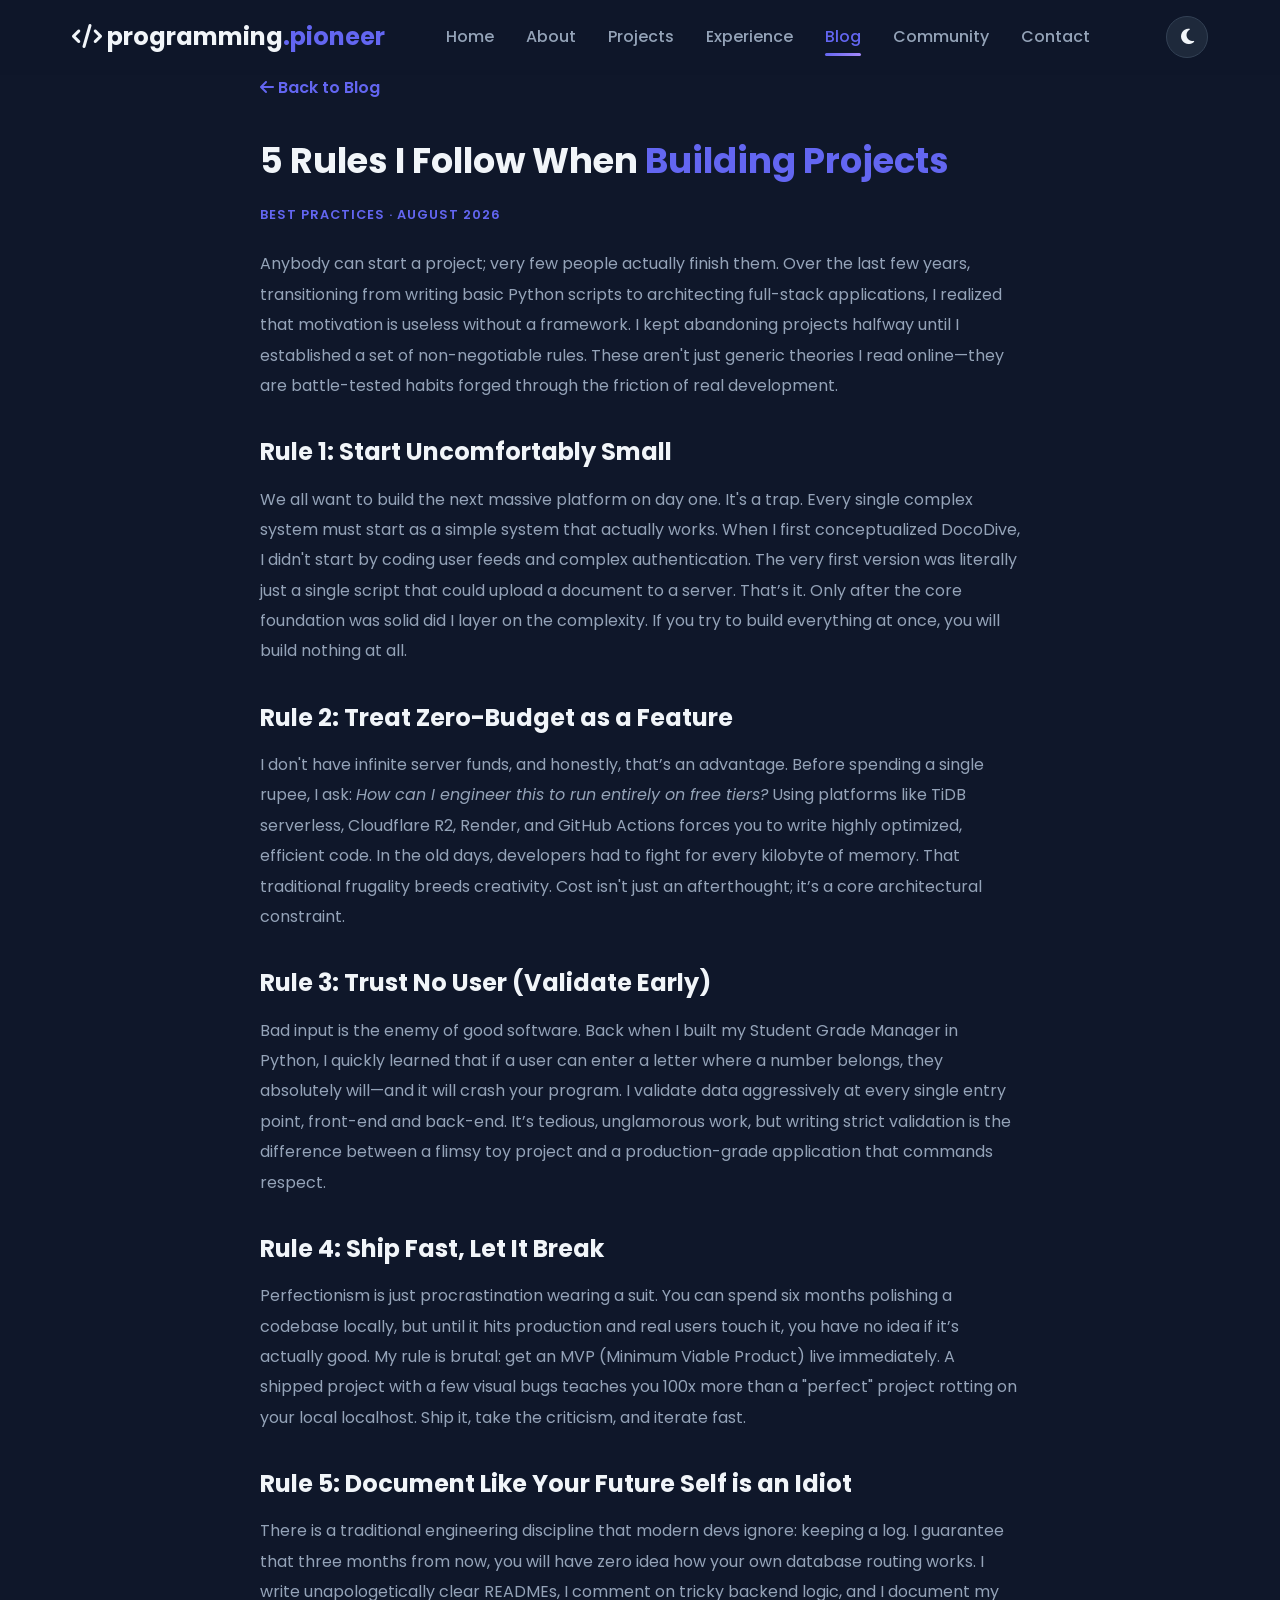
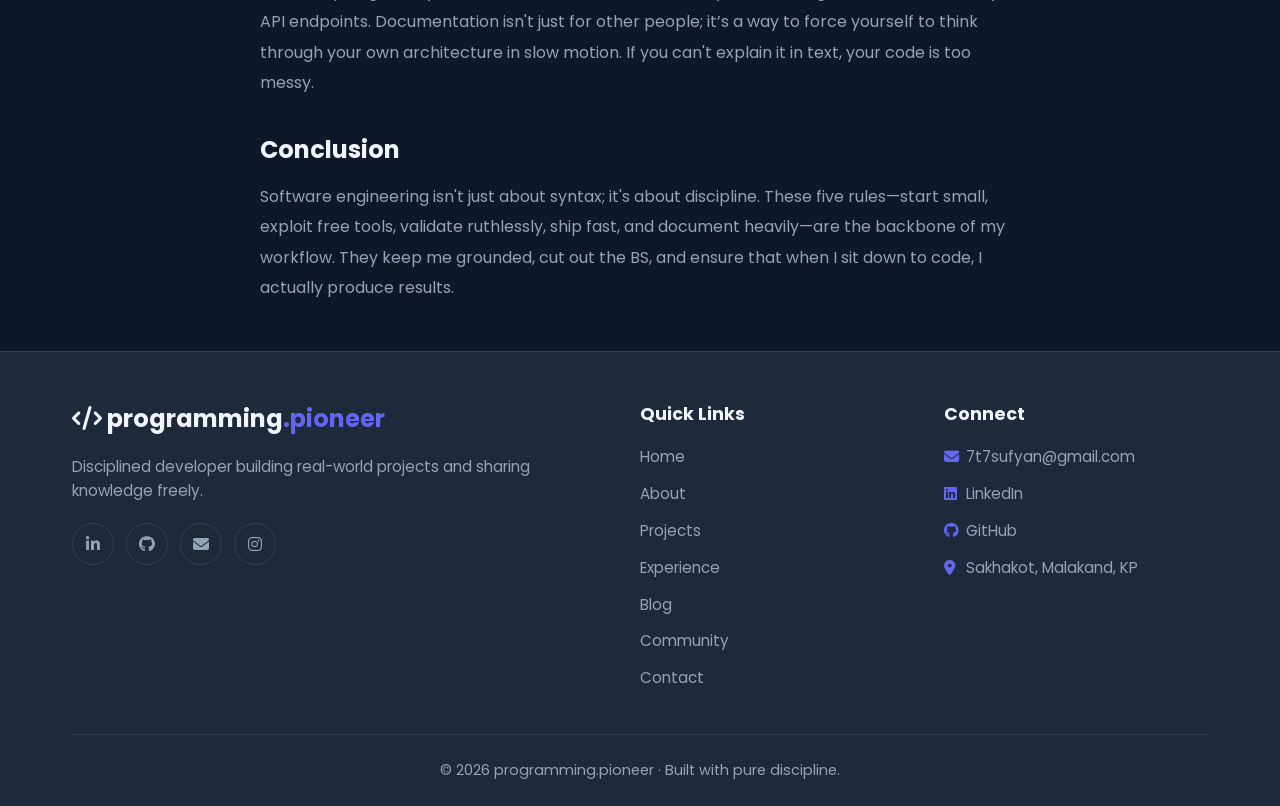
<file: blog-rules.html>
<!doctype html>
<html lang="en">
  <head>
    <meta charset="UTF-8" />
    <meta name="viewport" content="width=device-width, initial-scale=1.0" />
    <title>5 Rules I Follow When Building Projects | Sufyan Khan</title>

    <link rel="preconnect" href="https://fonts.googleapis.com" />
    <link rel="preconnect" href="https://fonts.gstatic.com" crossorigin />
    <link
      href="https://fonts.googleapis.com/css2?family=Poppins:wght@400;500;600;700;800&family=Inter:wght@400;500;600&display=swap"
      rel="stylesheet"
    />
    <link
      rel="stylesheet"
      href="https://cdnjs.cloudflare.com/ajax/libs/font-awesome/6.4.0/css/all.min.css"
    />
    <link rel="stylesheet" href="style.css" />

    <link
      rel="icon"
      href="data:image/svg+xml,<svg xmlns='http://www.w3.org/2000/svg' viewBox='0 0 100 100'><rect width='100' height='100' rx='22' fill='%236366f1'/><text x='50' y='68' font-size='52' font-family='Arial' font-weight='bold' text-anchor='middle' fill='white'>PP</text></svg>"
    />

    <meta
      name="description"
      content="5 hard-learned rules I follow when building full-stack projects. From zero-budget architecture to aggressive shipping — this is how I code."
    />
    <meta
      name="keywords"
      content="Project building rules, Software development tips, Ship fast, Free tools, Validation, Sufyan Khan, Programming Pioneer, Best practices, DocoDive"
    />
    <meta name="author" content="Sufyan Khan" />
    <meta name="robots" content="index, follow" />
    <link
      rel="canonical"
      href="https://programmingpioneer.github.io/sufyan-portfolio/blog-rules.html"
    />

    <meta
      property="og:title"
      content="5 Rules I Follow When Building Projects | Sufyan Khan"
    />
    <meta
      property="og:description"
      content="Start small, use free tools, validate early, and ship fast — the old-school principles behind every project I build."
    />
    <meta property="og:type" content="article" />
    <meta
      property="og:url"
      content="https://programmingpioneer.github.io/sufyan-portfolio/blog-rules.html"
    />
    <meta
      property="og:image"
      content="https://pub-8f5fcc3c01514e53b12396f444c45448.r2.dev/portfolio/assets/Cover.png"
    />
    <meta property="article:author" content="Sufyan Khan" />
    <meta property="article:published_time" content="2026-08-20" />

    <meta name="twitter:card" content="summary_large_image" />
    <meta
      name="twitter:title"
      content="5 Rules I Follow When Building Projects"
    />
    <meta
      name="twitter:description"
      content="The gritty reality of shipping real software. Start small, validate early, and ship fast."
    />

    <script type="application/ld+json">
      {
        "@context": "https://schema.org",
        "@type": "BlogPosting",
        "headline": "5 Rules I Follow When Building Projects",
        "author": { "@type": "Person", "name": "Sufyan Khan" },
        "datePublished": "2026-08-20",
        "description": "Practical principles for shipping real software: start small, use free tools, validate early, and ship fast."
      }
    </script>
  </head>
  <body>
    <div class="preloader">
      <div class="preloader-logo"><span>P</span>P</div>
    </div>

    <header>
      <div class="wrapper">
        <nav>
          <div class="logo">
            <i class="fas fa-code"></i> programming<span>.pioneer</span>
          </div>
          <ul class="nav-links">
            <li><a href="index.html">Home</a></li>
            <li><a href="about.html">About</a></li>
            <li><a href="projects.html">Projects</a></li>
            <li><a href="experience.html">Experience</a></li>
            <li><a href="blog.html" class="active">Blog</a></li>
            <li><a href="community.html">Community</a></li>
            <li><a href="contact.html">Contact</a></li>
          </ul>
          <div class="nav-controls">
            <button
              class="theme-toggle"
              id="theme-toggle"
              aria-label="Toggle theme"
            >
              <i class="fas fa-moon"></i>
            </button>
            <div class="hamburger"><i class="fas fa-bars"></i></div>
          </div>
        </nav>
      </div>
    </header>

    <main class="content-section">
      <div class="wrapper">
        <article class="blog-post reveal">
          <a href="blog.html" class="back-link"
            ><i class="fas fa-arrow-left"></i> Back to Blog</a
          >
          <h1>
            5 Rules I Follow When
            <span style="color: var(--accent-color)">Building Projects</span>
          </h1>
          <span class="blog-date">Best Practices · August 2026</span>

          <p>
            Anybody can start a project; very few people actually finish them. Over the last few years, transitioning from writing basic Python scripts to architecting full-stack applications, I realized that motivation is useless without a framework. I kept abandoning projects halfway until I established a set of non-negotiable rules. These aren't just generic theories I read online—they are battle-tested habits forged through the friction of real development.
          </p>

          <h2>Rule 1: Start Uncomfortably Small</h2>
          <p>
            We all want to build the next massive platform on day one. It's a trap. Every single complex system must start as a simple system that actually works. When I first conceptualized DocoDive, I didn't start by coding user feeds and complex authentication. The very first version was literally just a single script that could upload a document to a server. That’s it. Only after the core foundation was solid did I layer on the complexity. If you try to build everything at once, you will build nothing at all.
          </p>

          <h2>Rule 2: Treat Zero-Budget as a Feature</h2>
          <p>
            I don't have infinite server funds, and honestly, that’s an advantage. Before spending a single rupee, I ask: <em>How can I engineer this to run entirely on free tiers?</em> Using platforms like TiDB serverless, Cloudflare R2, Render, and GitHub Actions forces you to write highly optimized, efficient code. In the old days, developers had to fight for every kilobyte of memory. That traditional frugality breeds creativity. Cost isn't just an afterthought; it’s a core architectural constraint.
          </p>

          <h2>Rule 3: Trust No User (Validate Early)</h2>
          <p>
            Bad input is the enemy of good software. Back when I built my Student Grade Manager in Python, I quickly learned that if a user can enter a letter where a number belongs, they absolutely will—and it will crash your program. I validate data aggressively at every single entry point, front-end and back-end. It’s tedious, unglamorous work, but writing strict validation is the difference between a flimsy toy project and a production-grade application that commands respect.
          </p>

          <h2>Rule 4: Ship Fast, Let It Break</h2>
          <p>
            Perfectionism is just procrastination wearing a suit. You can spend six months polishing a codebase locally, but until it hits production and real users touch it, you have no idea if it’s actually good. My rule is brutal: get an MVP (Minimum Viable Product) live immediately. A shipped project with a few visual bugs teaches you 100x more than a "perfect" project rotting on your local localhost. Ship it, take the criticism, and iterate fast.
          </p>

          <h2>Rule 5: Document Like Your Future Self is an Idiot</h2>
          <p>
            There is a traditional engineering discipline that modern devs ignore: keeping a log. I guarantee that three months from now, you will have zero idea how your own database routing works. I write unapologetically clear READMEs, I comment on tricky backend logic, and I document my API endpoints. Documentation isn't just for other people; it’s a way to force yourself to think through your own architecture in slow motion. If you can't explain it in text, your code is too messy.
          </p>

          <h2>Conclusion</h2>
          <p>
            Software engineering isn't just about syntax; it's about discipline. These five rules—start small, exploit free tools, validate ruthlessly, ship fast, and document heavily—are the backbone of my workflow. They keep me grounded, cut out the BS, and ensure that when I sit down to code, I actually produce results.
          </p>
        </article>
      </div>
    </main>

    <footer class="footer">
      <div class="wrapper">
        <div class="footer-grid">
          <div class="footer-col footer-about">
            <div class="footer-logo">
              <i class="fas fa-code"></i> programming<span>.pioneer</span>
            </div>
            <p>
              Disciplined developer building real-world projects and sharing
              knowledge freely.
            </p>
            <div class="footer-social">
              <a
                href="https://linkedin.com/in/sufyan-khans"
                target="_blank"
                title="LinkedIn"
                ><i class="fab fa-linkedin-in"></i
              ></a>
              <a
                href="https://github.com/programmingpioneer"
                target="_blank"
                title="GitHub"
                ><i class="fab fa-github"></i
              ></a>
              <a href="mailto:7t7sufyan@gmail.com" title="Email"
                ><i class="fas fa-envelope"></i
              ></a>
              <a href="#" title="Instagram"><i class="fab fa-instagram"></i></a>
            </div>
          </div>
          <div class="footer-col">
            <h4 class="footer-heading">
              Quick Links <i class="fas fa-chevron-down footer-toggle"></i>
            </h4>
            <ul class="footer-links">
              <li><a href="index.html">Home</a></li>
              <li><a href="about.html">About</a></li>
              <li><a href="projects.html">Projects</a></li>
              <li><a href="experience.html">Experience</a></li>
              <li><a href="blog.html">Blog</a></li>
              <li><a href="community.html">Community</a></li>
              <li><a href="contact.html">Contact</a></li>
            </ul>
          </div>
          <div class="footer-col">
            <h4 class="footer-heading">
              Connect <i class="fas fa-chevron-down footer-toggle"></i>
            </h4>
            <ul class="footer-links">
              <li>
                <a href="mailto:7t7sufyan@gmail.com"
                  ><i class="fas fa-envelope"></i> 7t7sufyan@gmail.com</a
                >
              </li>
              <li>
                <a href="https://linkedin.com/in/sufyan-khans" target="_blank"
                  ><i class="fab fa-linkedin"></i> LinkedIn</a
                >
              </li>
              <li>
                <a href="https://github.com/programmingpioneer" target="_blank"
                  ><i class="fab fa-github"></i> GitHub</a
                >
              </li>
              <li>
                <span
                  ><i class="fas fa-map-marker-alt"></i> Sakhakot, Malakand,
                  KP</span
                >
              </li>
            </ul>
          </div>
        </div>
        <div class="footer-bottom">
          <p>© 2026 programming.pioneer · Built with pure discipline.</p>
        </div>
      </div>
    </footer>

    <button class="back-to-top" aria-label="Back to top">
      <i class="fas fa-chevron-up"></i>
      <svg viewBox="0 0 50 50">
        <circle class="ring-bg" cx="25" cy="25" r="22"></circle>
        <circle class="ring-progress" cx="25" cy="25" r="22"></circle>
      </svg>
    </button>

    <script src="script.js"></script>
  </body>
</html>
</file>
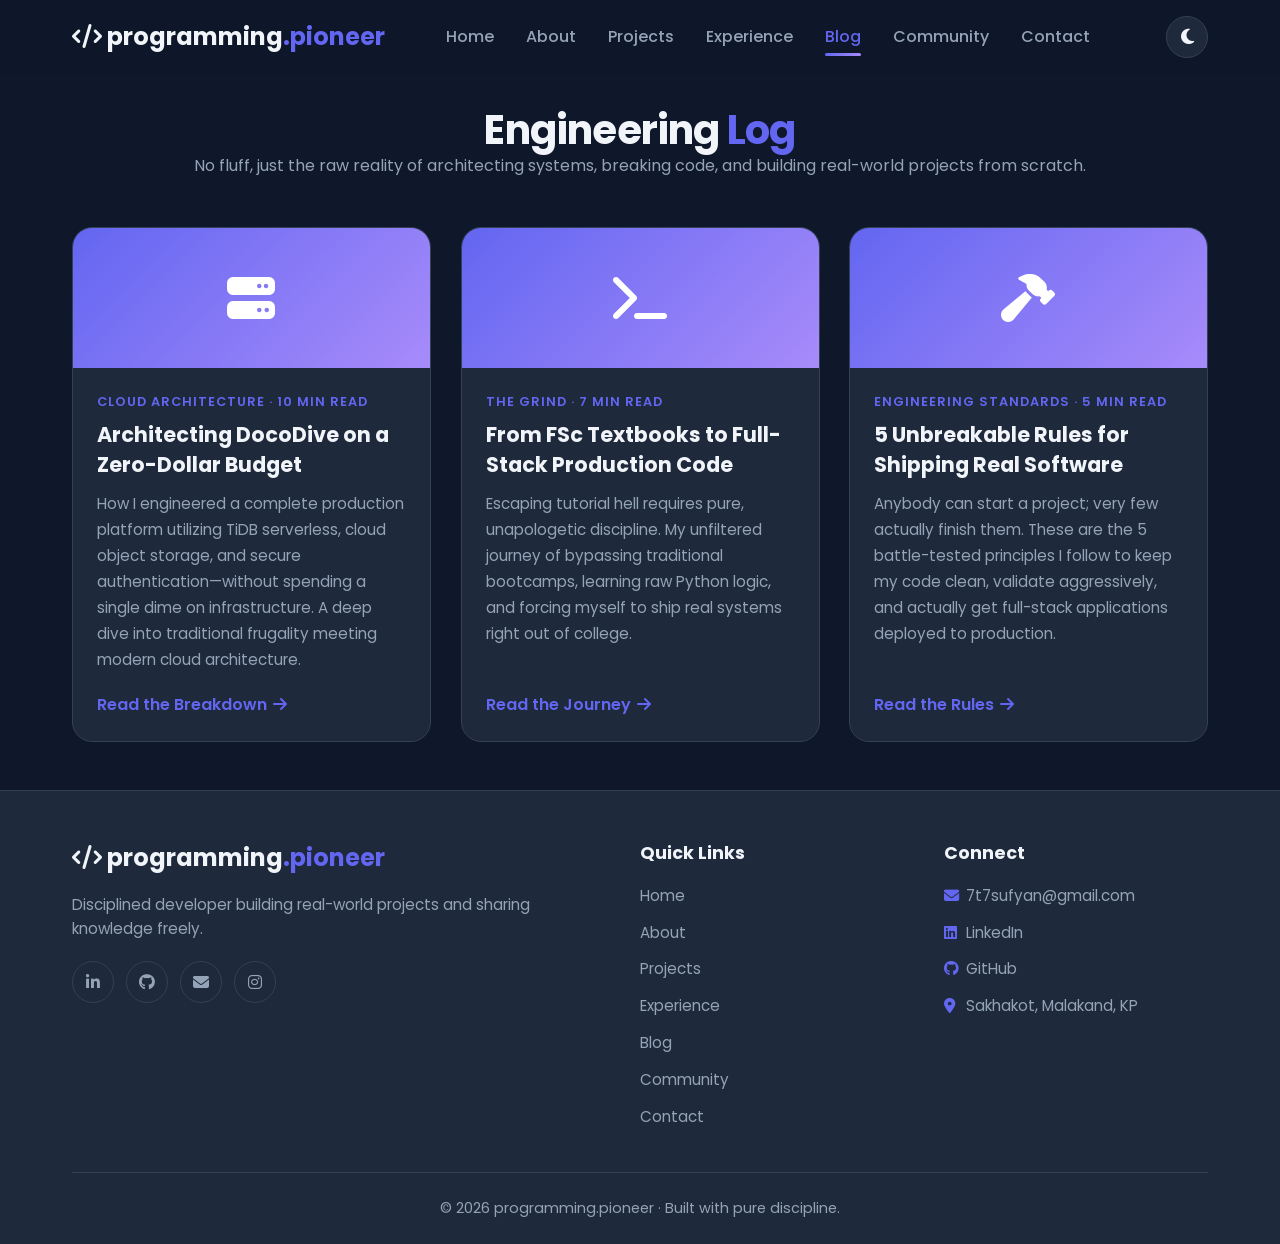
<file: blog.html>
<!doctype html>
<html lang="en">
  <head>
    <meta charset="UTF-8" />
    <meta name="viewport" content="width=device-width, initial-scale=1.0" />
    <title>Engineering Log | Sufyan Khan — Full-Stack Developer</title>

    <link rel="preconnect" href="https://fonts.googleapis.com" />
    <link rel="preconnect" href="https://fonts.gstatic.com" crossorigin />
    <link
      href="https://fonts.googleapis.com/css2?family=Poppins:wght@400;500;600;700;800&family=Inter:wght@400;500;600&display=swap"
      rel="stylesheet"
    />
    <link
      rel="stylesheet"
      href="https://cdnjs.cloudflare.com/ajax/libs/font-awesome/6.4.0/css/all.min.css"
    />
    <link rel="stylesheet" href="style.css" />

    <link
      rel="icon"
      href="data:image/svg+xml,<svg xmlns='http://www.w3.org/2000/svg' viewBox='0 0 100 100'><rect width='100' height='100' rx='22' fill='%236366f1'/><text x='50' y='68' font-size='52' font-family='Arial' font-weight='bold' text-anchor='middle' fill='white'>PP</text></svg>"
    />

    <meta
      name="description"
      content="The engineering log of Sufyan Khan. Raw lessons from building zero-budget cloud architectures, full-stack systems, and the disciplined reality of self-taught programming."
    />
    <meta
      name="keywords"
      content="Sufyan Khan, Engineering Blog, Programming Pioneer, Learning Journey, Cloud Architecture, Python, Web Development, Self-Taught Developer"
    />
    <meta name="author" content="Sufyan Khan" />
    <meta name="robots" content="index, follow" />

    <meta property="og:title" content="Engineering Log | Sufyan Khan" />
    <meta
      property="og:description"
      content="Raw lessons from building zero-budget cloud architectures and the disciplined reality of self-taught programming."
    />
    <meta property="og:type" content="website" />
    <meta
      property="og:url"
      content="https://programmingpioneer.github.io/sufyan-portfolio/blog.html"
    />
    <link rel="canonical" href="https://programmingpioneer.com/blog.html" />
    <meta property="og:image" content="https://pub-8f5fcc3c01514e53b12396f444c45448.r2.dev/portfolio/assets/Cover.png" />
    <!-- Twitter Card -->
    <meta name="twitter:card" content="summary_large_image" />
    <meta name="twitter:title" content="Engineering Log" />
    <meta name="twitter:description" content="Technical lessons" />
    <script type="application/ld+json">
    {
      "@context": "https://schema.org",
      "@type": "Blog",
      "name": "Engineering Log",
      "url": "https://programmingpioneer.com/blog.html",
      "author": {
        "@type": "Person",
        "name": "Sufyan Khan",
        "url": "https://programmingpioneer.com/",
        "sameAs": [
          "https://github.com/programmingpioneer",
          "https://linkedin.com/in/sufyan-khans",
          "https://www.instagram.com/programmingpioneer",
          "https://x.com/programerPioner",
          "https://t.me/programmingpioneer"
        ]
      },
      "image": "https://pub-8f5fcc3c01514e53b12396f444c45448.r2.dev/portfolio/assets/Cover.png"
    }
    </script>
  </head>
  <body>
    <div class="preloader">
      <div class="preloader-logo"><span>P</span>P</div>
    </div>

    <header>
      <div class="wrapper">
        <nav>
          <div class="logo">
            <i class="fas fa-code"></i> programming<span>.pioneer</span>
          </div>
          <ul class="nav-links">
            <li><a href="index.html">Home</a></li>
            <li><a href="about.html">About</a></li>
            <li><a href="projects.html">Projects</a></li>
            <li><a href="experience.html">Experience</a></li>
            <li><a href="blog.html" class="active">Blog</a></li>
            <li><a href="community.html">Community</a></li>
            <li><a href="contact.html">Contact</a></li>
          </ul>
          <div class="nav-controls">
            <button
              class="theme-toggle"
              id="theme-toggle"
              aria-label="Toggle theme"
            >
              <i class="fas fa-moon"></i>
            </button>
            <div class="hamburger"><i class="fas fa-bars"></i></div>
          </div>
        </nav>
      </div>
    </header>

    <main class="content-section">
      <div class="wrapper">
        <div class="section-header reveal" style="padding-top: 2rem">
          <h1>
            Engineering <span style="color: var(--accent-color)">Log</span>
          </h1>
          <p>
            No fluff, just the raw reality of architecting systems, breaking code, and building real-world projects from scratch.
          </p>
        </div>

        <div class="blog-grid">
          <article class="blog-card reveal-left">
            <div class="blog-card-header"><i class="fas fa-server"></i></div>
            <div class="blog-card-body">
              <span class="blog-date">Cloud Architecture · 10 min read</span>
              <h2>Architecting DocoDive on a Zero-Dollar Budget</h2>
              <p>
                How I engineered a complete production platform utilizing TiDB serverless, cloud object storage, and secure authentication—without spending a single dime on infrastructure. A deep dive into traditional frugality meeting modern cloud architecture.
              </p>
              <a href="blog-docodive.html" class="blog-read"
                >Read the Breakdown <i class="fas fa-arrow-right"></i
              ></a>
            </div>
          </article>

          <article class="blog-card reveal">
            <div class="blog-card-header">
              <i class="fas fa-terminal"></i>
            </div>
            <div class="blog-card-body">
              <span class="blog-date">The Grind · 7 min read</span>
              <h2>From FSc Textbooks to Full-Stack Production Code</h2>
              <p>
                Escaping tutorial hell requires pure, unapologetic discipline. My unfiltered journey of bypassing traditional bootcamps, learning raw Python logic, and forcing myself to ship real systems right out of college.
              </p>
              <a href="blog-journey.html" class="blog-read"
                >Read the Journey <i class="fas fa-arrow-right"></i
              ></a>
            </div>
          </article>

          <article class="blog-card reveal-right">
            <div class="blog-card-header"><i class="fas fa-hammer"></i></div>
            <div class="blog-card-body">
              <span class="blog-date">Engineering Standards · 5 min read</span>
              <h2>5 Unbreakable Rules for Shipping Real Software</h2>
              <p>
                Anybody can start a project; very few actually finish them. These are the 5 battle-tested principles I follow to keep my code clean, validate aggressively, and actually get full-stack applications deployed to production.
              </p>
              <a href="blog-rules.html" class="blog-read"
                >Read the Rules <i class="fas fa-arrow-right"></i
              ></a>
            </div>
          </article>
        </div>
      </div>
    </main>

    <footer class="footer">
      <div class="wrapper">
        <div class="footer-grid">
          <div class="footer-col footer-about">
            <div class="footer-logo">
              <i class="fas fa-code"></i> programming<span>.pioneer</span>
            </div>
            <p>
              Disciplined developer building real-world projects and sharing
              knowledge freely.
            </p>
            <div class="footer-social">
              <a
                href="https://linkedin.com/in/sufyan-khans"
                target="_blank"
                title="LinkedIn"
                ><i class="fab fa-linkedin-in"></i
              ></a>
              <a
                href="https://github.com/programmingpioneer"
                target="_blank"
                title="GitHub"
                ><i class="fab fa-github"></i
              ></a>
              <a href="mailto:7t7sufyan@gmail.com" title="Email"
                ><i class="fas fa-envelope"></i
              ></a>
              <a href="#" title="Instagram"><i class="fab fa-instagram"></i></a>
            </div>
          </div>
          <div class="footer-col">
            <h4 class="footer-heading">
              Quick Links <i class="fas fa-chevron-down footer-toggle"></i>
            </h4>
            <ul class="footer-links">
              <li><a href="index.html">Home</a></li>
              <li><a href="about.html">About</a></li>
              <li><a href="projects.html">Projects</a></li>
              <li><a href="experience.html">Experience</a></li>
              <li><a href="blog.html">Blog</a></li>
              <li><a href="community.html">Community</a></li>
              <li><a href="contact.html">Contact</a></li>
            </ul>
          </div>
          <div class="footer-col">
            <h4 class="footer-heading">
              Connect <i class="fas fa-chevron-down footer-toggle"></i>
            </h4>
            <ul class="footer-links">
              <li>
                <a href="mailto:7t7sufyan@gmail.com"
                  ><i class="fas fa-envelope"></i> 7t7sufyan@gmail.com</a
                >
              </li>
              <li>
                <a href="https://linkedin.com/in/sufyan-khans" target="_blank"
                  ><i class="fab fa-linkedin"></i> LinkedIn</a
                >
              </li>
              <li>
                <a href="https://github.com/programmingpioneer" target="_blank"
                  ><i class="fab fa-github"></i> GitHub</a
                >
              </li>
              <li>
                <span
                  ><i class="fas fa-map-marker-alt"></i> Sakhakot, Malakand,
                  KP</span
                >
              </li>
            </ul>
          </div>
        </div>
        <div class="footer-bottom">
          <p>© 2026 programming.pioneer · Built with pure discipline.</p>
        </div>
      </div>
    </footer>

    <button class="back-to-top" aria-label="Back to top">
      <i class="fas fa-chevron-up"></i>
      <svg viewBox="0 0 50 50">
        <circle class="ring-bg" cx="25" cy="25" r="22"></circle>
        <circle class="ring-progress" cx="25" cy="25" r="22"></circle>
      </svg>
    </button>

    <script src="script.js"></script>
  </body>
</html>
</file>
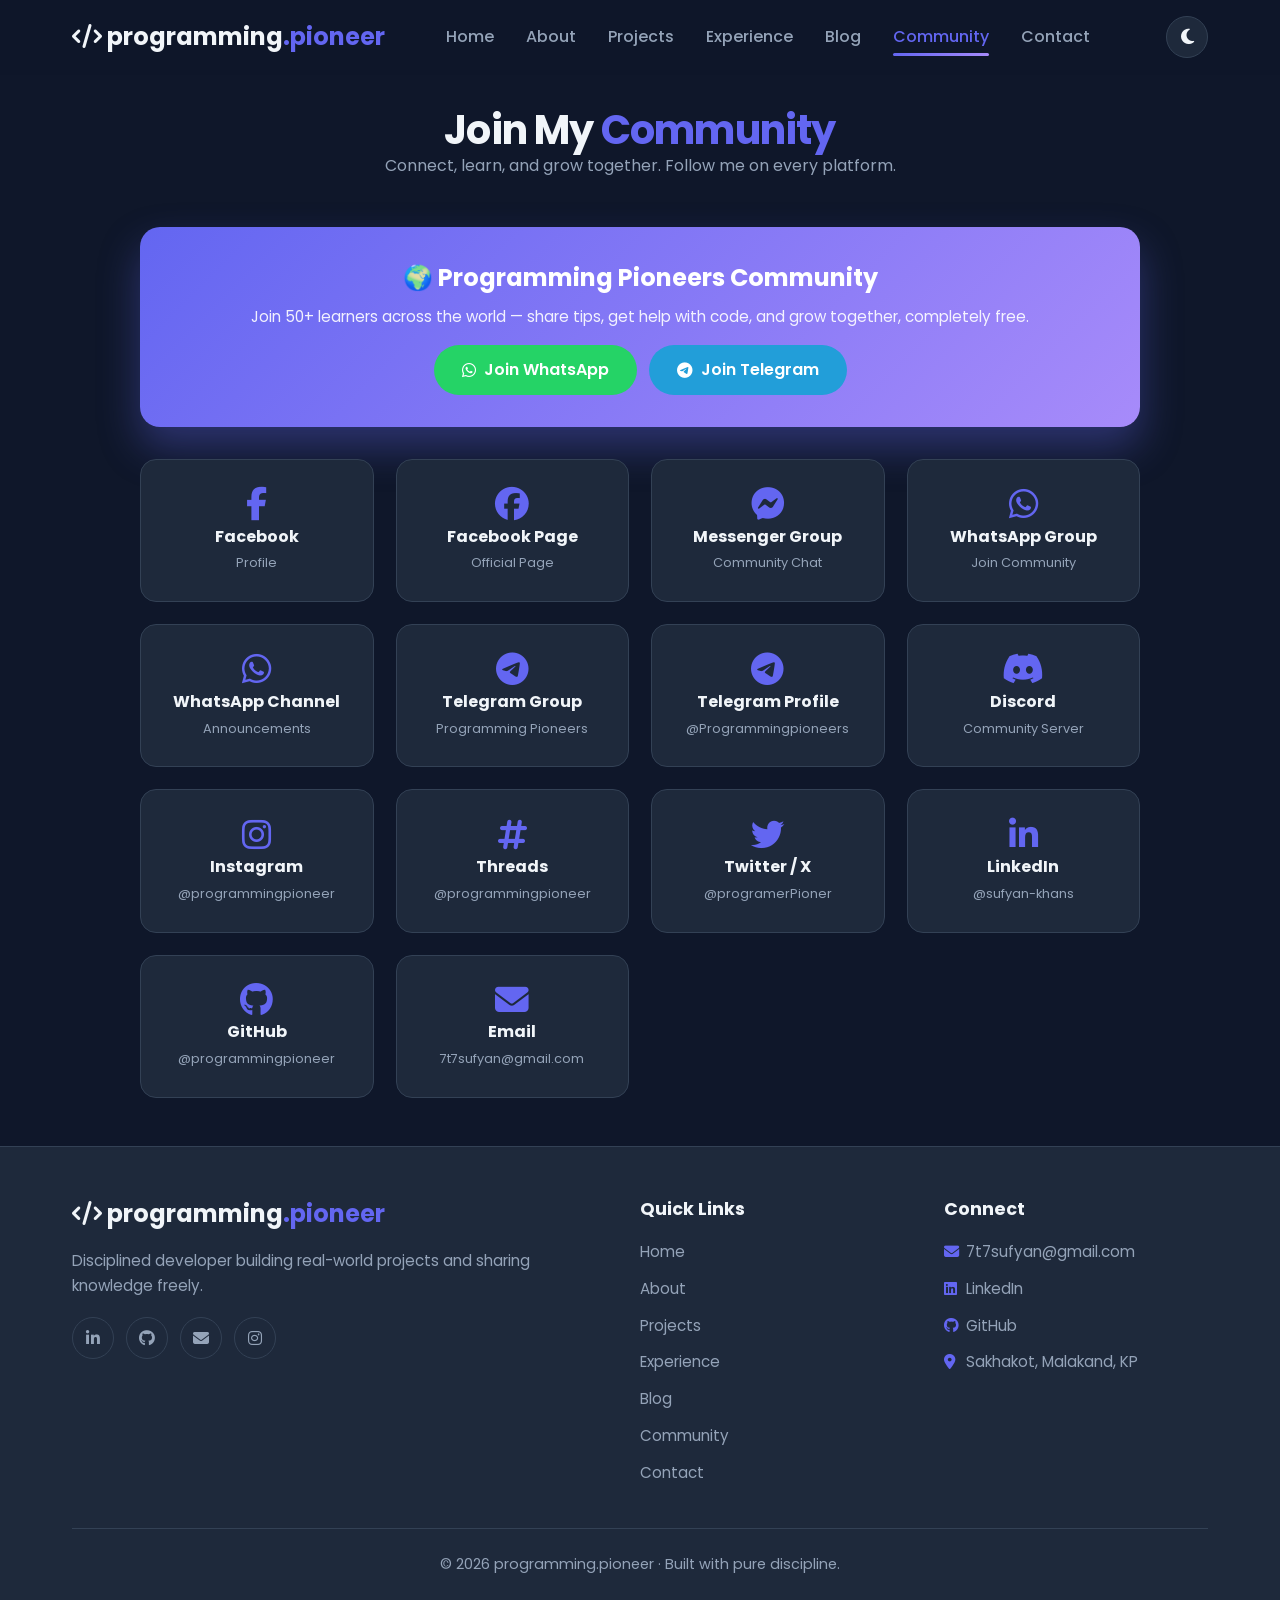
<file: community.html>
<!doctype html>
<html lang="en">
<head>
    <meta charset="UTF-8" />
    <meta name="viewport" content="width=device-width, initial-scale=1.0" />
    <title>Community | Sufyan Khan — Programming Pioneer</title>

    <link rel="preconnect" href="https://fonts.googleapis.com" />
    <link rel="preconnect" href="https://fonts.gstatic.com" crossorigin />
    <link href="https://fonts.googleapis.com/css2?family=Poppins:wght@400;500;600;700;800&family=Inter:wght@400;500;600&display=swap" rel="stylesheet" />
    <link rel="stylesheet" href="https://cdnjs.cloudflare.com/ajax/libs/font-awesome/6.4.0/css/all.min.css" />
    <link rel="stylesheet" href="style.css" />

    <!-- Favicon -->
    <link rel="icon" href="data:image/svg+xml,<svg xmlns='http://www.w3.org/2000/svg' viewBox='0 0 100 100'><rect width='100' height='100' rx='22' fill='%236366f1'/><text x='50' y='68' font-size='52' font-family='Arial' font-weight='bold' text-anchor='middle' fill='white'>PP</text></svg>" />

    <!-- SEO -->
    <meta name="description" content="Connect with Sufyan Khan across all social platforms — Facebook, Instagram, Twitter, LinkedIn, Discord, WhatsApp, Telegram, and more." />
    <meta name="keywords" content="Sufyan Khan, Community, Programming Pioneer, Social Links, Facebook, Instagram, Twitter, LinkedIn, Discord, WhatsApp, Telegram" />
    <meta name="author" content="Sufyan Khan" />
    <meta name="robots" content="index, follow" />
    <link rel="canonical" href="https://programmingpioneer.com/community.html" />
    <meta property="og:image" content="https://pub-8f5fcc3c01514e53b12396f444c45448.r2.dev/portfolio/assets/Cover.png" />
    <!-- Twitter Card -->
    <meta name="twitter:card" content="summary_large_image" />
    <meta name="twitter:title" content="Community" />
    <meta name="twitter:description" content="Connect across all platforms" />
    <script type="application/ld+json">
    {
      "@context": "https://schema.org",
      "@type": "CollectionPage",
      "name": "Community",
      "url": "https://programmingpioneer.com/community.html",
      "author": {
        "@type": "Person",
        "name": "Sufyan Khan",
        "url": "https://programmingpioneer.com/",
        "sameAs": [
          "https://github.com/programmingpioneer",
          "https://linkedin.com/in/sufyan-khans",
          "https://www.instagram.com/programmingpioneer",
          "https://x.com/programerPioner",
          "https://t.me/programmingpioneer"
        ]
      },
      "image": "https://pub-8f5fcc3c01514e53b12396f444c45448.r2.dev/portfolio/assets/Cover.png"
    }
    </script>
</head>
<body>
    <div class="preloader"><div class="preloader-logo"><span>P</span>P</div></div>

    <header>
        <div class="wrapper">
            <nav>
                <div class="logo"><i class="fas fa-code"></i> programming<span>.pioneer</span></div>
                <ul class="nav-links">
                    <li><a href="index.html">Home</a></li>
                    <li><a href="about.html">About</a></li>
                    <li><a href="projects.html">Projects</a></li>
                    <li><a href="experience.html">Experience</a></li>
                    <li><a href="blog.html">Blog</a></li>
                    <li><a href="community.html" class="active">Community</a></li>
                    <li><a href="contact.html">Contact</a></li>
                </ul>
                <div class="nav-controls">
                    <button class="theme-toggle" id="theme-toggle" aria-label="Toggle theme"><i class="fas fa-moon"></i></button>
                    <div class="hamburger"><i class="fas fa-bars"></i></div>
                </div>
            </nav>
        </div>
    </header>

    <main class="content-section">
        <div class="wrapper">
            <div class="section-header reveal" style="padding-top: 2rem;">
                <h1>Join My <span style="color: var(--accent-color);">Community</span></h1>
                <p>Connect, learn, and grow together. Follow me on every platform.</p>
            </div>

            <!-- Community Intro Banner -->
            <div class="community-intro reveal">
                <h2>🌍 Programming Pioneers Community</h2>
                <p>Join 50+ learners across the world — share tips, get help with code, and grow together, completely free.</p>
                <div style="margin-top:1rem; display:flex; gap:12px; justify-content:center; flex-wrap:wrap;">
                    <a href="https://chat.whatsapp.com/ETlhMctSrGv7qA9hqEUzAF?s=cl&p=a&mlu=4" target="_blank" class="btn-primary" style="background:#25D366;">
                        <i class="fab fa-whatsapp"></i> Join WhatsApp
                    </a>
                    <a href="https://t.me/programmingpioneer" target="_blank" class="btn-primary" style="background:#229ED9;">
                        <i class="fab fa-telegram"></i> Join Telegram
                    </a>
                </div>
            </div>

            <!-- Social Links Wall -->
            <div class="links-wall reveal">
                <!-- Facebook Profile -->
                <a href="https://www.facebook.com/share/1UF3BaV3t5/" target="_blank" class="link-card">
                    <i class="fab fa-facebook-f"></i>
                    <h3>Facebook</h3>
                    <p>Profile</p>
                </a>

                <!-- Facebook Page -->
                <a href="https://www.facebook.com/share/1EG3nsj5zV/" target="_blank" class="link-card">
                    <i class="fab fa-facebook"></i>
                    <h3>Facebook Page</h3>
                    <p>Official Page</p>
                </a>

                <!-- Messenger Group -->
                <a href="https://m.me/cm/AbbhoLlvBjwHTsOu/?send_source=cm%3Acopy_invite_link" target="_blank" class="link-card">
                    <i class="fab fa-facebook-messenger"></i>
                    <h3>Messenger Group</h3>
                    <p>Community Chat</p>
                </a>

                <!-- WhatsApp Group -->
                <a href="https://chat.whatsapp.com/ETlhMctSrGv7qA9hqEUzAF?s=cl&p=a&mlu=4" target="_blank" class="link-card">
                    <i class="fab fa-whatsapp"></i>
                    <h3>WhatsApp Group</h3>
                    <p>Join Community</p>
                </a>

                <!-- WhatsApp Channel -->
                <a href="https://whatsapp.com/channel/0029VavMiWXEwEjsYWhfoW1i" target="_blank" class="link-card">
                    <i class="fab fa-whatsapp"></i>
                    <h3>WhatsApp Channel</h3>
                    <p>Announcements</p>
                </a>

                <!-- Telegram Group -->
                <a href="https://t.me/programmingpioneer" target="_blank" class="link-card">
                    <i class="fab fa-telegram"></i>
                    <h3>Telegram Group</h3>
                    <p>Programming Pioneers</p>
                </a>

                <!-- Telegram Profile -->
                <a href="https://t.me/Programmingpioneers" target="_blank" class="link-card">
                    <i class="fab fa-telegram"></i>
                    <h3>Telegram Profile</h3>
                    <p>@Programmingpioneers</p>
                </a>

                <!-- Discord -->
                <a href="https://discord.gg/qV2ShPndb" target="_blank" class="link-card">
                    <i class="fab fa-discord"></i>
                    <h3>Discord</h3>
                    <p>Community Server</p>
                </a>

                <!-- Instagram -->
                <a href="https://www.instagram.com/programmingpioneer?igsi=MW1tYWVlMGV2d3NoNw==" target="_blank" class="link-card">
                    <i class="fab fa-instagram"></i>
                    <h3>Instagram</h3>
                    <p>@programmingpioneer</p>
                </a>

                <!-- Threads -->
                <a href="https://www.threads.com/@programmingpioneer" target="_blank" class="link-card">
                    <i class="fas fa-hashtag"></i>
                    <h3>Threads</h3>
                    <p>@programmingpioneer</p>
                </a>

                <!-- Twitter / X -->
                <a href="https://x.com/programerPioner" target="_blank" class="link-card">
                    <i class="fab fa-twitter"></i>
                    <h3>Twitter / X</h3>
                    <p>@programerPioner</p>
                </a>

                <!-- LinkedIn -->
                <a href="https://linkedin.com/in/sufyan-khans" target="_blank" class="link-card">
                    <i class="fab fa-linkedin-in"></i>
                    <h3>LinkedIn</h3>
                    <p>@sufyan-khans</p>
                </a>

                <!-- GitHub -->
                <a href="https://github.com/programmingpioneer" target="_blank" class="link-card">
                    <i class="fab fa-github"></i>
                    <h3>GitHub</h3>
                    <p>@programmingpioneer</p>
                </a>

                <!-- Email -->
                <a href="mailto:7t7sufyan@gmail.com" class="link-card">
                    <i class="fas fa-envelope"></i>
                    <h3>Email</h3>
                    <p>7t7sufyan@gmail.com</p>
                </a>
            </div>
        </div>
    </main>

    <!-- Advanced Footer -->
    <footer class="footer">
        <div class="wrapper">
            <div class="footer-grid">
                <div class="footer-col footer-about">
                    <div class="footer-logo"><i class="fas fa-code"></i> programming<span>.pioneer</span></div>
                    <p>Disciplined developer building real-world projects and sharing knowledge freely.</p>
                    <div class="footer-social">
                        <a href="https://linkedin.com/in/sufyan-khans" target="_blank" title="LinkedIn"><i class="fab fa-linkedin-in"></i></a>
                        <a href="https://github.com/programmingpioneer" target="_blank" title="GitHub"><i class="fab fa-github"></i></a>
                        <a href="mailto:7t7sufyan@gmail.com" title="Email"><i class="fas fa-envelope"></i></a>
                        <a href="#" title="Instagram"><i class="fab fa-instagram"></i></a>
                    </div>
                </div>
                <div class="footer-col">
                    <h4 class="footer-heading">Quick Links <i class="fas fa-chevron-down footer-toggle"></i></h4>
                    <ul class="footer-links">
                        <li><a href="index.html">Home</a></li>
                        <li><a href="about.html">About</a></li>
                        <li><a href="projects.html">Projects</a></li>
                        <li><a href="experience.html">Experience</a></li>
                        <li><a href="blog.html">Blog</a></li>
                        <li><a href="community.html">Community</a></li>
                        <li><a href="contact.html">Contact</a></li>
                    </ul>
                </div>
                <div class="footer-col">
                    <h4 class="footer-heading">Connect <i class="fas fa-chevron-down footer-toggle"></i></h4>
                    <ul class="footer-links">
                        <li><a href="mailto:7t7sufyan@gmail.com"><i class="fas fa-envelope"></i> 7t7sufyan@gmail.com</a></li>
                        <li><a href="https://linkedin.com/in/sufyan-khans" target="_blank"><i class="fab fa-linkedin"></i> LinkedIn</a></li>
                        <li><a href="https://github.com/programmingpioneer" target="_blank"><i class="fab fa-github"></i> GitHub</a></li>
                        <li><span><i class="fas fa-map-marker-alt"></i> Sakhakot, Malakand, KP</span></li>
                    </ul>
                </div>
            </div>
            <div class="footer-bottom"><p>© 2026 programming.pioneer · Built with pure discipline.</p></div>
        </div>
    </footer>

    <button class="back-to-top" aria-label="Back to top">
        <i class="fas fa-chevron-up"></i>
        <svg viewBox="0 0 50 50"><circle class="ring-bg" cx="25" cy="25" r="22"></circle><circle class="ring-progress" cx="25" cy="25" r="22"></circle></svg>
    </button>

    <script src="script.js"></script>
</body>
</html>
</file>
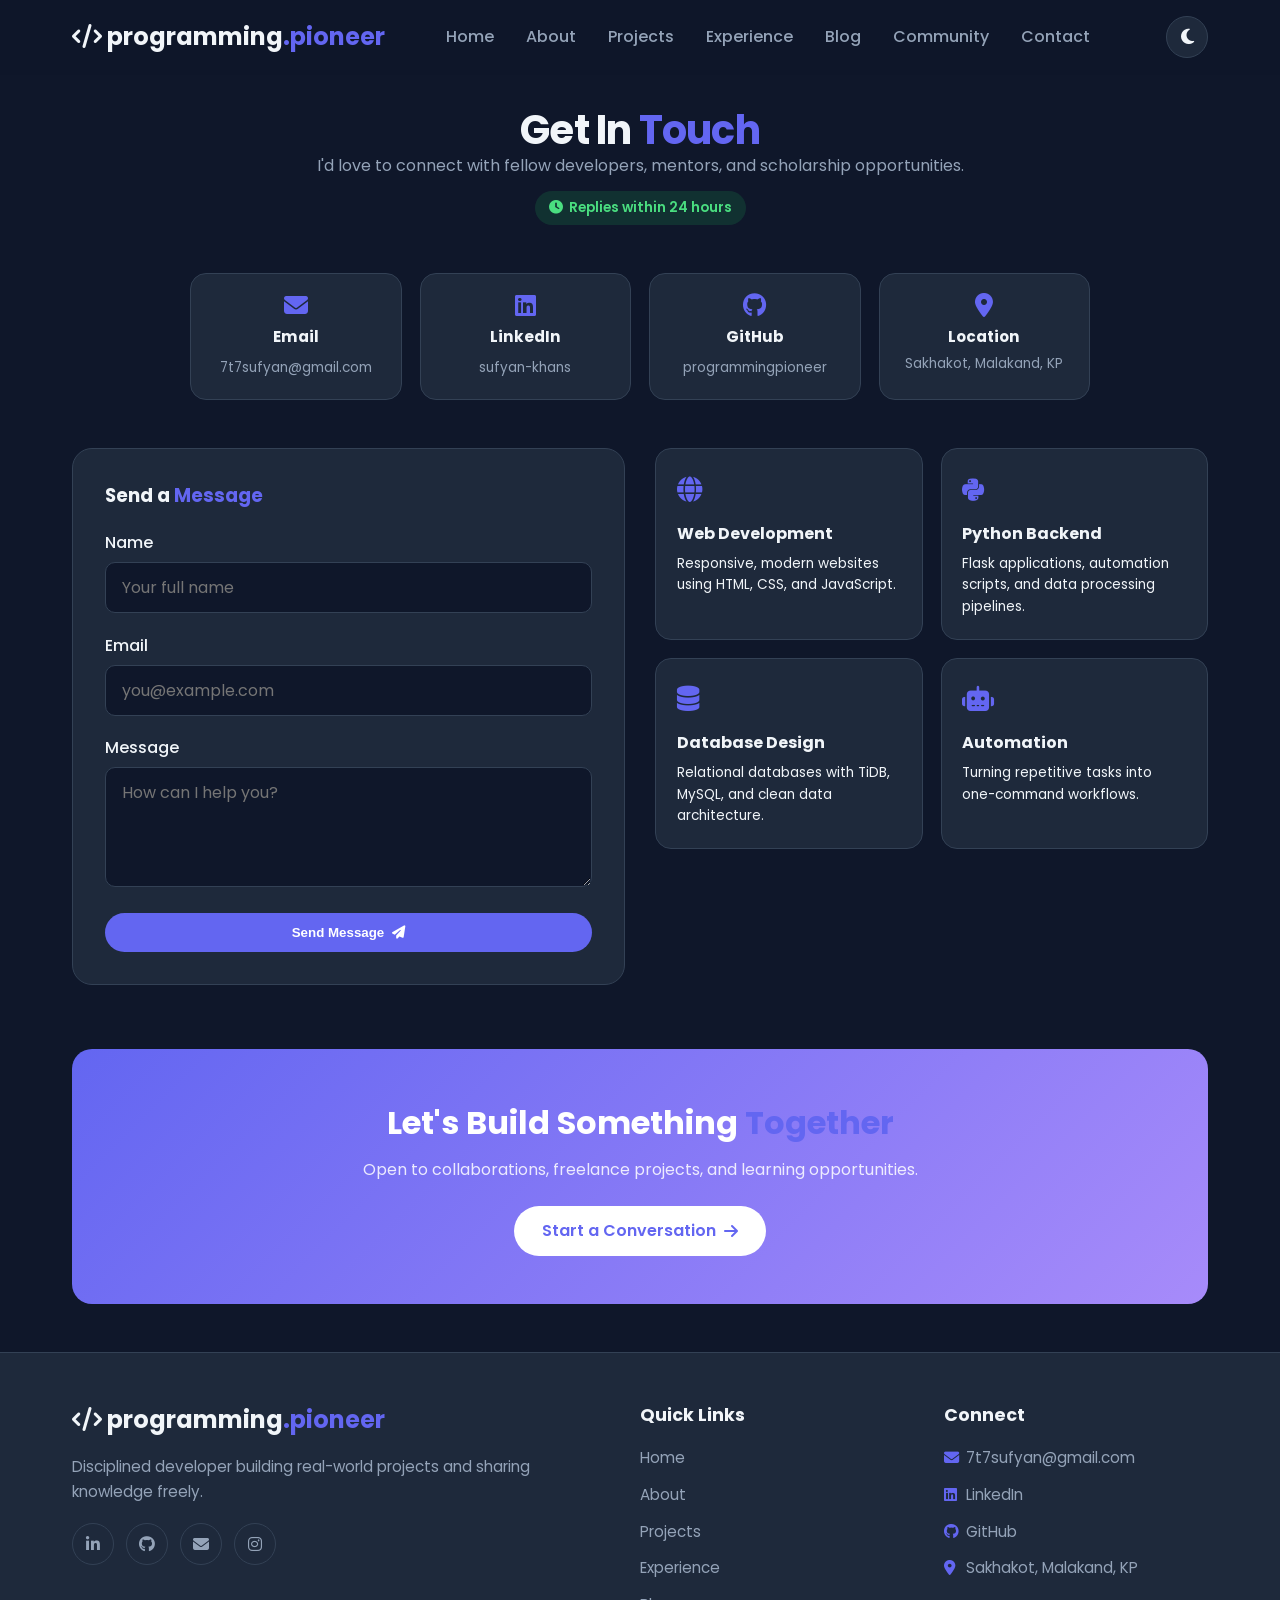
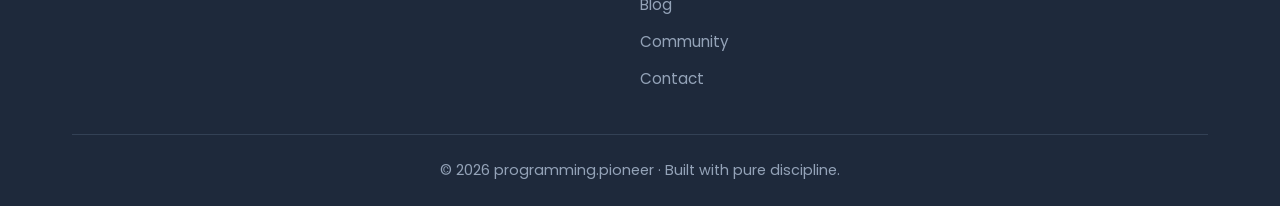
<file: contact.html>
<!doctype html>
<html lang="en">
  <head>
    <meta charset="UTF-8" />
    <meta name="viewport" content="width=device-width, initial-scale=1.0" />
    <title>Contact Sufyan Khan | Programming Pioneer</title>

    <link rel="preconnect" href="https://fonts.googleapis.com" />
    <link rel="preconnect" href="https://fonts.gstatic.com" crossorigin />
    <link
      href="https://fonts.googleapis.com/css2?family=Poppins:wght@400;500;600;700;800&family=Inter:wght@400;500;600&display=swap"
      rel="stylesheet"
    />
    <link
      rel="stylesheet"
      href="https://cdnjs.cloudflare.com/ajax/libs/font-awesome/6.4.0/css/all.min.css"
    />
    <link rel="stylesheet" href="style.css" />

    <!-- Favicon -->
    <link
      rel="icon"
      href="data:image/svg+xml,<svg xmlns='http://www.w3.org/2000/svg' viewBox='0 0 100 100'><rect width='100' height='100' rx='22' fill='%236366f1'/><text x='50' y='68' font-size='52' font-family='Arial' font-weight='bold' text-anchor='middle' fill='white'>PP</text></svg>"
    />

    <!-- SEO Meta -->
    <meta
      name="description"
      content="Get in touch with Sufyan Khan — a developer and mentor open to collaborations, freelance projects, and scholarship opportunities. Send a message and get a reply within 24 hours."
    />
    <meta
      name="keywords"
      content="Contact Sufyan Khan, Programming Pioneer, Hire Developer, Python Developer, Web Developer, Freelance, Collaboration, Pakistan"
    />
    <meta name="author" content="Sufyan Khan" />
    <meta name="robots" content="index, follow" />

    <!-- Open Graph -->
    <meta
      property="og:title"
      content="Contact Sufyan Khan | Programming Pioneer"
    />
    <meta
      property="og:description"
      content="Open to collaborations, freelance projects, and learning opportunities. Replies within 24 hours."
    />
    <meta property="og:type" content="website" />
    <meta
      property="og:url"
      content="https://programmingpioneer.github.io/sufyan-portfolio/contact.html"
    />
    <meta
      property="og:image"
      content="https://pub-8f5fcc3c01514e53b12396f444c45448.r2.dev/portfolio/assets/Cover.png"
    />

    <!-- Twitter Card -->
    <meta name="twitter:card" content="summary_large_image" />
    <meta
      name="twitter:title"
      content="Contact Sufyan Khan | Programming Pioneer"
    />
    <meta
      name="twitter:description"
      content="Open to collaborations and freelance projects. Replies within 24 hours."
    />
    <link rel="canonical" href="https://programmingpioneer.com/contact.html" />
    <script type="application/ld+json">
    {
      "@context": "https://schema.org",
      "@type": "ContactPage",
      "name": "Contact Sufyan Khan",
      "url": "https://programmingpioneer.com/contact.html",
      "author": {
        "@type": "Person",
        "name": "Sufyan Khan",
        "url": "https://programmingpioneer.com/",
        "sameAs": [
          "https://github.com/programmingpioneer",
          "https://linkedin.com/in/sufyan-khans",
          "https://www.instagram.com/programmingpioneer",
          "https://x.com/programerPioner",
          "https://t.me/programmingpioneer"
        ]
      },
      "image": "https://pub-8f5fcc3c01514e53b12396f444c45448.r2.dev/portfolio/assets/Cover.png"
    }
    </script>
  </head>
  <body>
    <div class="preloader">
      <div class="preloader-logo"><span>P</span>P</div>
    </div>

    <header>
      <div class="wrapper">
        <nav>
          <div class="logo">
            <i class="fas fa-code"></i> programming<span>.pioneer</span>
          </div>
          <ul class="nav-links">
            <li><a href="index.html">Home</a></li>
            <li><a href="about.html">About</a></li>
            <li><a href="projects.html">Projects</a></li>
            <li><a href="experience.html">Experience</a></li>
            <li><a href="blog.html">Blog</a></li>
            <li><a href="community.html">Community</a></li>
            <li><a href="contact.html">Contact</a></li>
          </ul>
          <div class="nav-controls">
            <button
              class="theme-toggle"
              id="theme-toggle"
              aria-label="Toggle theme"
            >
              <i class="fas fa-moon"></i>
            </button>
            <div class="hamburger"><i class="fas fa-bars"></i></div>
          </div>
        </nav>
      </div>
    </header>

    <main class="content-section">
      <div class="wrapper">
        <div class="section-header reveal" style="padding-top: 2rem">
          <h1>Get In <span style="color: var(--accent-color)">Touch</span></h1>
          <p>
            I'd love to connect with fellow developers, mentors, and scholarship
            opportunities.
          </p>
          <div style="margin-top: 0.8rem">
            <span class="badge"
              ><i class="fas fa-clock"></i> Replies within 24 hours</span
            >
          </div>
        </div>

        <!-- Compact Contact Cards (4 aligned) -->
        <div class="contact-cards reveal">
          <div class="contact-card">
            <i class="fas fa-envelope"></i>
            <h3>Email</h3>
            <a href="mailto:7t7sufyan@gmail.com">7t7sufyan@gmail.com</a>
          </div>
          <div class="contact-card">
            <i class="fab fa-linkedin"></i>
            <h3>LinkedIn</h3>
            <a href="https://linkedin.com/in/sufyan-khans" target="_blank"
              >sufyan-khans</a
            >
          </div>
          <div class="contact-card">
            <i class="fab fa-github"></i>
            <h3>GitHub</h3>
            <a href="https://github.com/programmingpioneer" target="_blank"
              >programmingpioneer</a
            >
          </div>
          <div class="contact-card">
            <i class="fas fa-map-marker-alt"></i>
            <h3>Location</h3>
            <p>Sakhakot, Malakand, KP</p>
          </div>
        </div>

        <!-- Contact Form + Services -->
        <div class="contact-layout reveal">
          <div class="contact-form">
            <h3 style="margin-bottom: 1.2rem">
              Send a <span style="color: var(--accent-color)">Message</span>
            </h3>
            <form
              id="contact-form"
              action="https://formspree.io/f/mdeoaowp"
              method="POST"
              novalidate
            >
              <input
                type="hidden"
                name="_subject"
                value="New Portfolio Message!"
              />
              <input
                type="hidden"
                name="_replyto"
                id="replyto-field"
                value=""
              />
              <input type="hidden" name="_next" value="contact.html?sent=1" />
              <div class="form-group">
                <label for="name">Name</label>
                <input
                  type="text"
                  id="name"
                  name="name"
                  class="form-input"
                  placeholder="Your full name"
                />
                <div class="error-msg" id="name-error">
                  Please enter your name.
                </div>
              </div>
              <div class="form-group">
                <label for="email">Email</label>
                <input
                  type="email"
                  id="email"
                  name="email"
                  class="form-input"
                  placeholder="you@example.com"
                />
                <div class="error-msg" id="email-error">
                  Please enter a valid email address.
                </div>
              </div>
              <div class="form-group">
                <label for="message">Message</label>
                <textarea
                  id="message"
                  name="message"
                  class="form-input"
                  placeholder="How can I help you?"
                ></textarea>
                <div class="error-msg" id="message-error">
                  Please enter a message.
                </div>
              </div>
              <button
                type="submit"
                class="btn-primary"
                style="width: 100%; justify-content: center"
              >
                Send Message <i class="fas fa-paper-plane"></i>
              </button>
            </form>
            <div class="success-msg" id="form-success">
              <i class="fas fa-check-circle"></i> Thank you! Your message has
              been sent.
            </div>
            <div
              class="error-msg"
              id="form-error"
              style="
                margin-top: 1rem;
                display: none;
                color: #f87171;
                text-align: center;
              "
            ></div>
          </div>

          <div class="services-grid">
            <div class="service-card">
              <div class="card-icon"><i class="fas fa-globe"></i></div>
              <h3>Web Development</h3>
              <p>
                Responsive, modern websites using HTML, CSS, and JavaScript.
              </p>
            </div>
            <div class="service-card">
              <div class="card-icon"><i class="fab fa-python"></i></div>
              <h3>Python Backend</h3>
              <p>
                Flask applications, automation scripts, and data processing
                pipelines.
              </p>
            </div>
            <div class="service-card">
              <div class="card-icon"><i class="fas fa-database"></i></div>
              <h3>Database Design</h3>
              <p>
                Relational databases with TiDB, MySQL, and clean data
                architecture.
              </p>
            </div>
            <div class="service-card">
              <div class="card-icon"><i class="fas fa-robot"></i></div>
              <h3>Automation</h3>
              <p>Turning repetitive tasks into one-command workflows.</p>
            </div>
          </div>
        </div>

        <!-- CTA -->
        <section class="cta-section reveal">
          <h2>
            Let's Build Something
            <span style="color: var(--accent-color)">Together</span>
          </h2>
          <p>
            Open to collaborations, freelance projects, and learning
            opportunities.
          </p>
          <a href="mailto:7t7sufyan@gmail.com" class="btn-primary"
            >Start a Conversation <i class="fas fa-arrow-right"></i
          ></a>
        </section>
      </div>
    </main>

    <!-- Advanced Footer -->
    <footer class="footer">
      <div class="wrapper">
        <div class="footer-grid">
          <div class="footer-col footer-about">
            <div class="footer-logo">
              <i class="fas fa-code"></i> programming<span>.pioneer</span>
            </div>
            <p>
              Disciplined developer building real-world projects and sharing
              knowledge freely.
            </p>
            <div class="footer-social">
              <a
                href="https://linkedin.com/in/sufyan-khans"
                target="_blank"
                title="LinkedIn"
                ><i class="fab fa-linkedin-in"></i
              ></a>
              <a
                href="https://github.com/programmingpioneer"
                target="_blank"
                title="GitHub"
                ><i class="fab fa-github"></i
              ></a>
              <a href="mailto:7t7sufyan@gmail.com" title="Email"
                ><i class="fas fa-envelope"></i
              ></a>
              <a href="#" title="Instagram"><i class="fab fa-instagram"></i></a>
            </div>
          </div>
          <div class="footer-col">
            <h4 class="footer-heading">
              Quick Links <i class="fas fa-chevron-down footer-toggle"></i>
            </h4>
            <ul class="footer-links">
            <li><a href="index.html">Home</a></li>
            <li><a href="about.html">About</a></li>
            <li><a href="projects.html">Projects</a></li>
            <li><a href="experience.html">Experience</a></li>
            <li><a href="blog.html">Blog</a></li>
            <li><a href="community.html">Community</a></li>
            <li><a href="contact.html">Contact</a></li>
</ul>
          </div>
          <div class="footer-col">
            <h4 class="footer-heading">
              Connect <i class="fas fa-chevron-down footer-toggle"></i>
            </h4>
            <ul class="footer-links">
              <li>
                <a href="mailto:7t7sufyan@gmail.com"
                  ><i class="fas fa-envelope"></i> 7t7sufyan@gmail.com</a
                >
              </li>
              <li>
                <a href="https://linkedin.com/in/sufyan-khans" target="_blank"
                  ><i class="fab fa-linkedin"></i> LinkedIn</a
                >
              </li>
              <li>
                <a href="https://github.com/programmingpioneer" target="_blank"
                  ><i class="fab fa-github"></i> GitHub</a
                >
              </li>
              <li>
                <span
                  ><i class="fas fa-map-marker-alt"></i> Sakhakot, Malakand,
                  KP</span
                >
              </li>
            </ul>
          </div>
        </div>
        <div class="footer-bottom">
          <p>© 2026 programming.pioneer · Built with pure discipline.</p>
        </div>
      </div>
    </footer>

    <button class="back-to-top" aria-label="Back to top">
      <i class="fas fa-chevron-up"></i>
      <svg viewBox="0 0 50 50">
        <circle class="ring-bg" cx="25" cy="25" r="22"></circle>
        <circle class="ring-progress" cx="25" cy="25" r="22"></circle>
      </svg>
    </button>

    <script src="script.js"></script>
  </body>
</html>
</file>
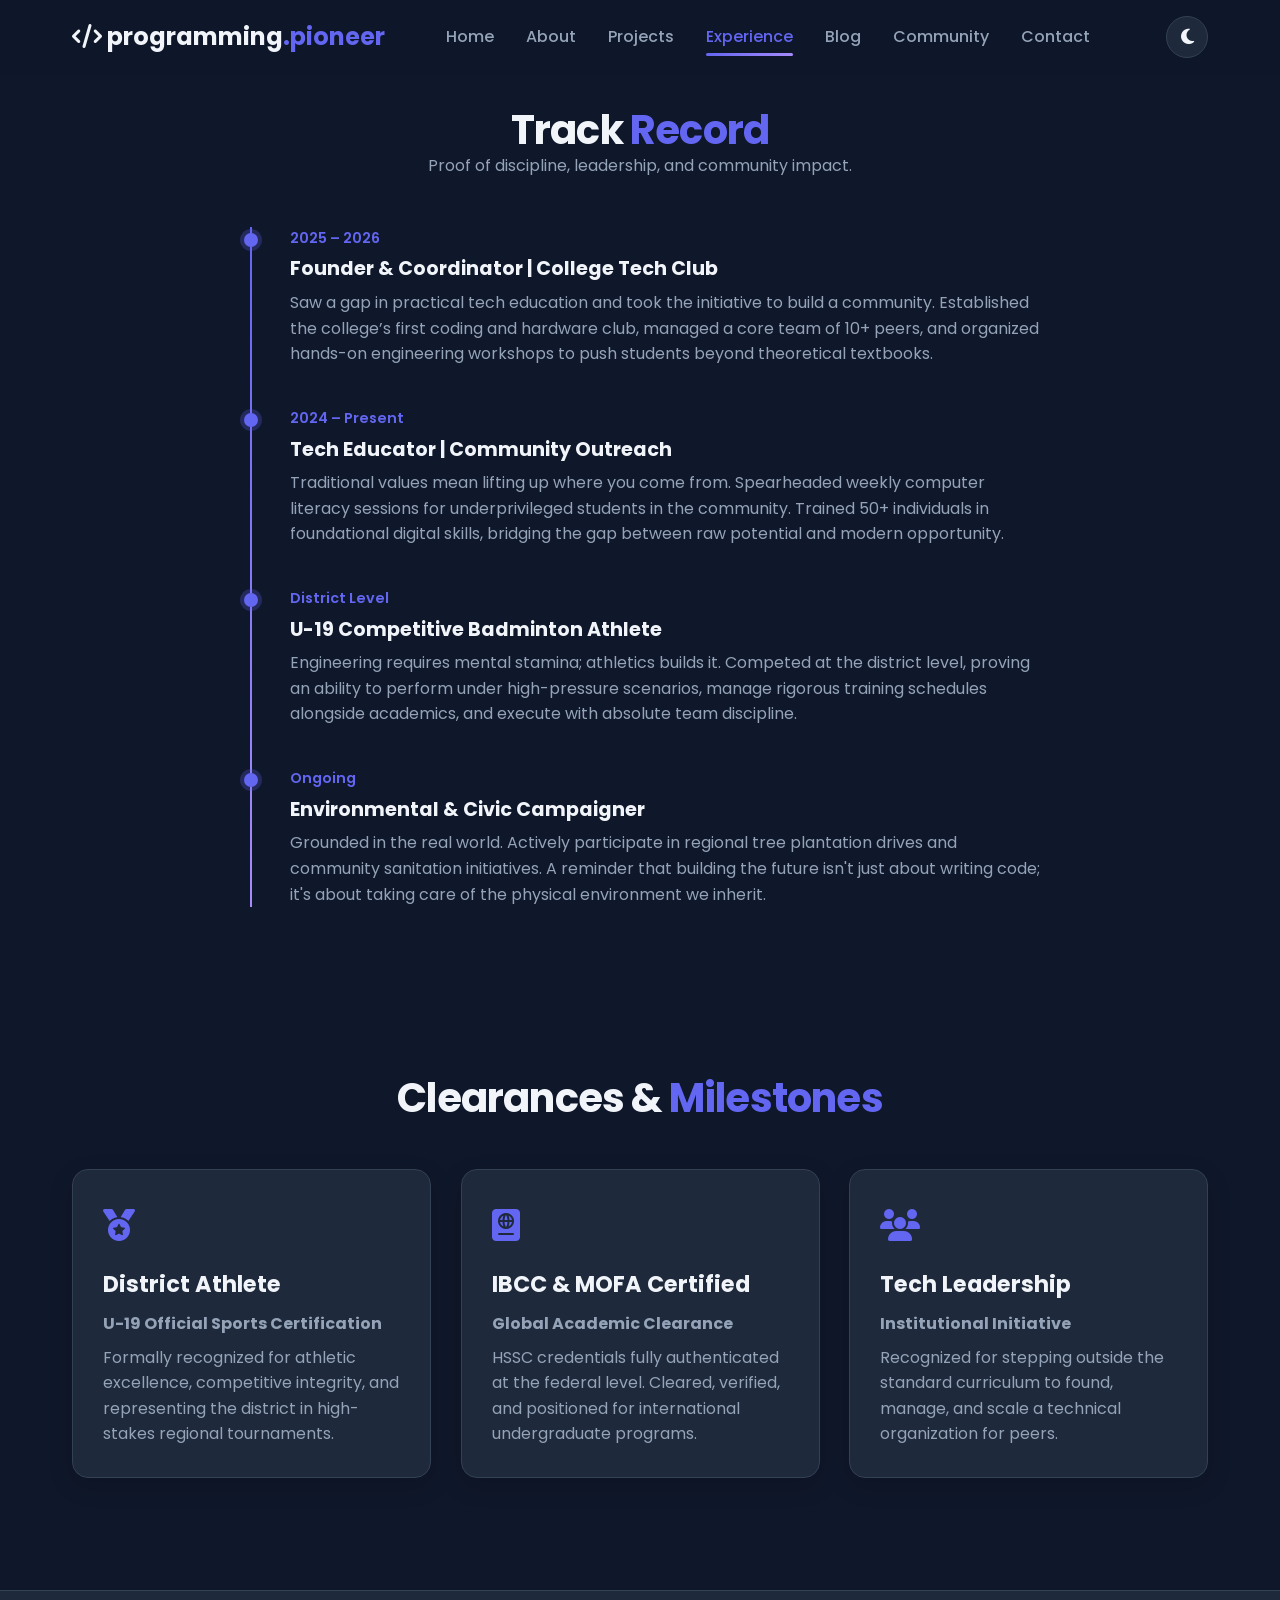
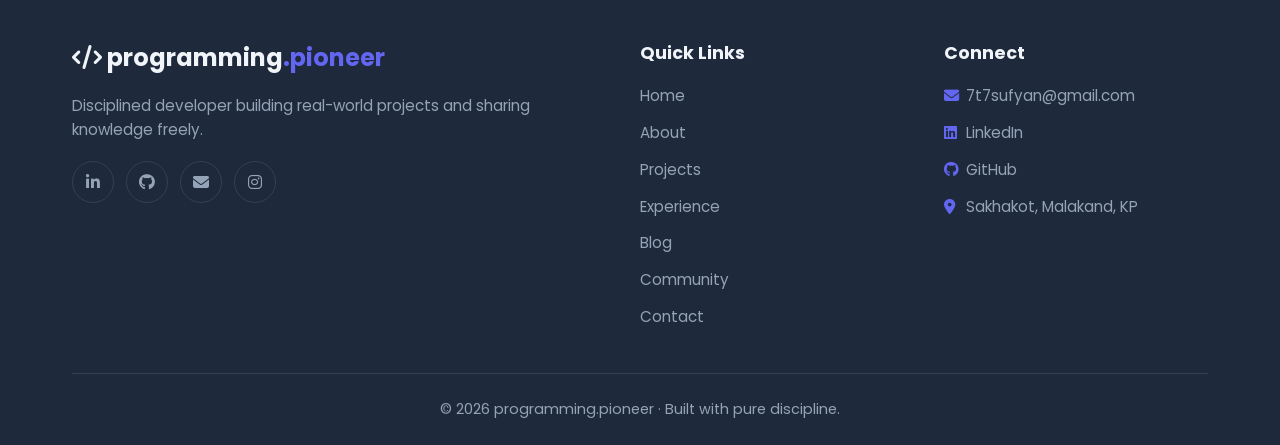
<file: experience.html>
<!doctype html>
<html lang="en">
  <head>
    <meta charset="UTF-8" />
    <meta name="viewport" content="width=device-width, initial-scale=1.0" />
    <title>Experience & Discipline | Sufyan Khan</title>

    <link rel="preconnect" href="https://fonts.googleapis.com" />
    <link rel="preconnect" href="https://fonts.gstatic.com" crossorigin />
    <link
      href="https://fonts.googleapis.com/css2?family=Poppins:wght@400;500;600;700;800&family=Inter:wght@400;500;600&display=swap"
      rel="stylesheet"
    />
    <link
      rel="stylesheet"
      href="https://cdnjs.cloudflare.com/ajax/libs/font-awesome/6.4.0/css/all.min.css"
    />
    <link rel="stylesheet" href="style.css" />

    <link
      rel="icon"
      href="data:image/svg+xml,<svg xmlns='http://www.w3.org/2000/svg' viewBox='0 0 100 100'><rect width='100' height='100' rx='22' fill='%236366f1'/><text x='50' y='68' font-size='52' font-family='Arial' font-weight='bold' text-anchor='middle' fill='white'>PP</text></svg>"
    />

    <meta
      name="description"
      content="The track record of Sufyan Khan. From founding tech clubs and driving community digital literacy to competing in U-19 District Badminton."
    />
    <meta
      name="keywords"
      content="Sufyan Khan, Experience, Programming Pioneer, Leadership, Tech Club Founder, U19 Badminton, IBCC MOFA Verified, Software Engineering, Pakistan"
    />
    <meta name="author" content="Sufyan Khan" />
    <meta name="robots" content="index, follow" />

    <meta property="og:title" content="Experience & Discipline | Sufyan Khan" />
    <meta
      property="og:description"
      content="Leadership, athletic grit, and community impact. The real-world track record behind the code."
    />
    <meta property="og:type" content="website" />
    <meta
      property="og:url"
      content="https://programmingpioneer.github.io/sufyan-portfolio/experience.html"
    />
    <meta
      property="og:image"
      content="https://pub-8f5fcc3c01514e53b12396f444c45448.r2.dev/portfolio/assets/Cover.png"
    />

    <meta name="twitter:card" content="summary_large_image" />
    <meta name="twitter:title" content="Experience & Discipline | Sufyan Khan" />
    <meta
      name="twitter:description"
      content="Leadership, athletic grit, and community impact."
    />
    <link rel="canonical" href="https://programmingpioneer.com/experience.html" />
    <script type="application/ld+json">
    {
      "@context": "https://schema.org",
      "@type": "Person",
      "name": "Experience and Track Record",
      "url": "https://programmingpioneer.com/experience.html",
      "author": {
        "@type": "Person",
        "name": "Sufyan Khan",
        "url": "https://programmingpioneer.com/",
        "sameAs": [
          "https://github.com/programmingpioneer",
          "https://linkedin.com/in/sufyan-khans",
          "https://www.instagram.com/programmingpioneer",
          "https://x.com/programerPioner",
          "https://t.me/programmingpioneer"
        ]
      },
      "image": "https://pub-8f5fcc3c01514e53b12396f444c45448.r2.dev/portfolio/assets/Cover.png"
    }
    </script>
  </head>
  <body>
    <div class="preloader">
      <div class="preloader-logo"><span>P</span>P</div>
    </div>

    <header>
      <div class="wrapper">
        <nav>
          <div class="logo">
            <i class="fas fa-code"></i> programming<span>.pioneer</span>
          </div>
          <ul class="nav-links">
            <li><a href="index.html">Home</a></li>
            <li><a href="about.html">About</a></li>
            <li><a href="projects.html">Projects</a></li>
            <li><a href="experience.html" class="active">Experience</a></li>
            <li><a href="blog.html">Blog</a></li>
            <li><a href="community.html">Community</a></li>
            <li><a href="contact.html">Contact</a></li>
          </ul>
          <div class="nav-controls">
            <button
              class="theme-toggle"
              id="theme-toggle"
              aria-label="Toggle theme"
            >
              <i class="fas fa-moon"></i>
            </button>
            <div class="hamburger"><i class="fas fa-bars"></i></div>
          </div>
        </nav>
      </div>
    </header>

    <main class="content-section">
      <div class="wrapper">
        <div class="section-header reveal" style="padding-top: 2rem">
          <h1>Track <span style="color: var(--accent-color)">Record</span></h1>
          <p>Proof of discipline, leadership, and community impact.</p>
        </div>

        <section class="section" style="padding-top: 0">
          <div class="timeline reveal">
            <div class="timeline-item">
              <div class="timeline-dot"></div>
              <div class="timeline-date">2025 – 2026</div>
              <h3>Founder &amp; Coordinator | College Tech Club</h3>
              <p>
                Saw a gap in practical tech education and took the initiative to build a community. Established the college’s first coding and hardware club, managed a core team of 10+ peers, and organized hands-on engineering workshops to push students beyond theoretical textbooks.
              </p>
            </div>
            <div class="timeline-item">
              <div class="timeline-dot"></div>
              <div class="timeline-date">2024 – Present</div>
              <h3>Tech Educator | Community Outreach</h3>
              <p>
                Traditional values mean lifting up where you come from. Spearheaded weekly computer literacy sessions for underprivileged students in the community. Trained 50+ individuals in foundational digital skills, bridging the gap between raw potential and modern opportunity.
              </p>
            </div>
            <div class="timeline-item">
              <div class="timeline-dot"></div>
              <div class="timeline-date">District Level</div>
              <h3>U-19 Competitive Badminton Athlete</h3>
              <p>
                Engineering requires mental stamina; athletics builds it. Competed at the district level, proving an ability to perform under high-pressure scenarios, manage rigorous training schedules alongside academics, and execute with absolute team discipline.
              </p>
            </div>
            <div class="timeline-item">
              <div class="timeline-dot"></div>
              <div class="timeline-date">Ongoing</div>
              <h3>Environmental &amp; Civic Campaigner</h3>
              <p>
                Grounded in the real world. Actively participate in regional tree plantation drives and community sanitation initiatives. A reminder that building the future isn't just about writing code; it's about taking care of the physical environment we inherit.
              </p>
            </div>
          </div>
        </section>

        <section class="section">
          <div class="section-header reveal">
            <h2>
              Clearances &amp;
              <span style="color: var(--accent-color)">Milestones</span>
            </h2>
          </div>
          <div class="info-grid">
            <div class="card reveal-left">
              <div class="card-icon"><i class="fas fa-medal"></i></div>
              <h2>District Athlete</h2>
              <h3>U-19 Official Sports Certification</h3>
              <p>
                Formally recognized for athletic excellence, competitive integrity, and representing the district in high-stakes regional tournaments.
              </p>
            </div>
            <div class="card reveal-right">
              <div class="card-icon"><i class="fas fa-passport"></i></div>
              <h2>IBCC &amp; MOFA Certified</h2>
              <h3>Global Academic Clearance</h3>
              <p>
                HSSC credentials fully authenticated at the federal level. Cleared, verified, and positioned for international undergraduate programs.
              </p>
            </div>
            <div class="card reveal-left">
              <div class="card-icon"><i class="fas fa-users"></i></div>
              <h2>Tech Leadership</h2>
              <h3>Institutional Initiative</h3>
              <p>
                Recognized for stepping outside the standard curriculum to found, manage, and scale a technical organization for peers.
              </p>
            </div>
          </div>
        </section>
      </div>
    </main>

    <footer class="footer">
      <div class="wrapper">
        <div class="footer-grid">
          <div class="footer-col footer-about">
            <div class="footer-logo">
              <i class="fas fa-code"></i> programming<span>.pioneer</span>
            </div>
            <p>
              Disciplined developer building real-world projects and sharing
              knowledge freely.
            </p>
            <div class="footer-social">
              <a
                href="https://linkedin.com/in/sufyan-khans"
                target="_blank"
                title="LinkedIn"
                ><i class="fab fa-linkedin-in"></i
              ></a>
              <a
                href="https://github.com/programmingpioneer"
                target="_blank"
                title="GitHub"
                ><i class="fab fa-github"></i
              ></a>
              <a href="mailto:7t7sufyan@gmail.com" title="Email"
                ><i class="fas fa-envelope"></i
              ></a>
              <a href="#" title="Instagram"><i class="fab fa-instagram"></i></a>
            </div>
          </div>
          <div class="footer-col">
            <h4 class="footer-heading">
              Quick Links <i class="fas fa-chevron-down footer-toggle"></i>
            </h4>
            <ul class="footer-links">
              <li><a href="index.html">Home</a></li>
              <li><a href="about.html">About</a></li>
              <li><a href="projects.html">Projects</a></li>
              <li><a href="experience.html">Experience</a></li>
              <li><a href="blog.html">Blog</a></li>
              <li><a href="community.html">Community</a></li>
              <li><a href="contact.html">Contact</a></li>
            </ul>
          </div>
          <div class="footer-col">
            <h4 class="footer-heading">
              Connect <i class="fas fa-chevron-down footer-toggle"></i>
            </h4>
            <ul class="footer-links">
              <li>
                <a href="mailto:7t7sufyan@gmail.com"
                  ><i class="fas fa-envelope"></i> 7t7sufyan@gmail.com</a
                >
              </li>
              <li>
                <a href="https://linkedin.com/in/sufyan-khans" target="_blank"
                  ><i class="fab fa-linkedin"></i> LinkedIn</a
                >
              </li>
              <li>
                <a href="https://github.com/programmingpioneer" target="_blank"
                  ><i class="fab fa-github"></i> GitHub</a
                >
              </li>
              <li>
                <span
                  ><i class="fas fa-map-marker-alt"></i> Sakhakot, Malakand,
                  KP</span
                >
              </li>
            </ul>
          </div>
        </div>
        <div class="footer-bottom">
          <p>© 2026 programming.pioneer · Built with pure discipline.</p>
        </div>
      </div>
    </footer>

    <button class="back-to-top" aria-label="Back to top">
      <i class="fas fa-chevron-up"></i>
      <svg viewBox="0 0 50 50">
        <circle class="ring-bg" cx="25" cy="25" r="22"></circle>
        <circle class="ring-progress" cx="25" cy="25" r="22"></circle>
      </svg>
    </button>

    <script src="script.js"></script>
  </body>
</html>
</file>
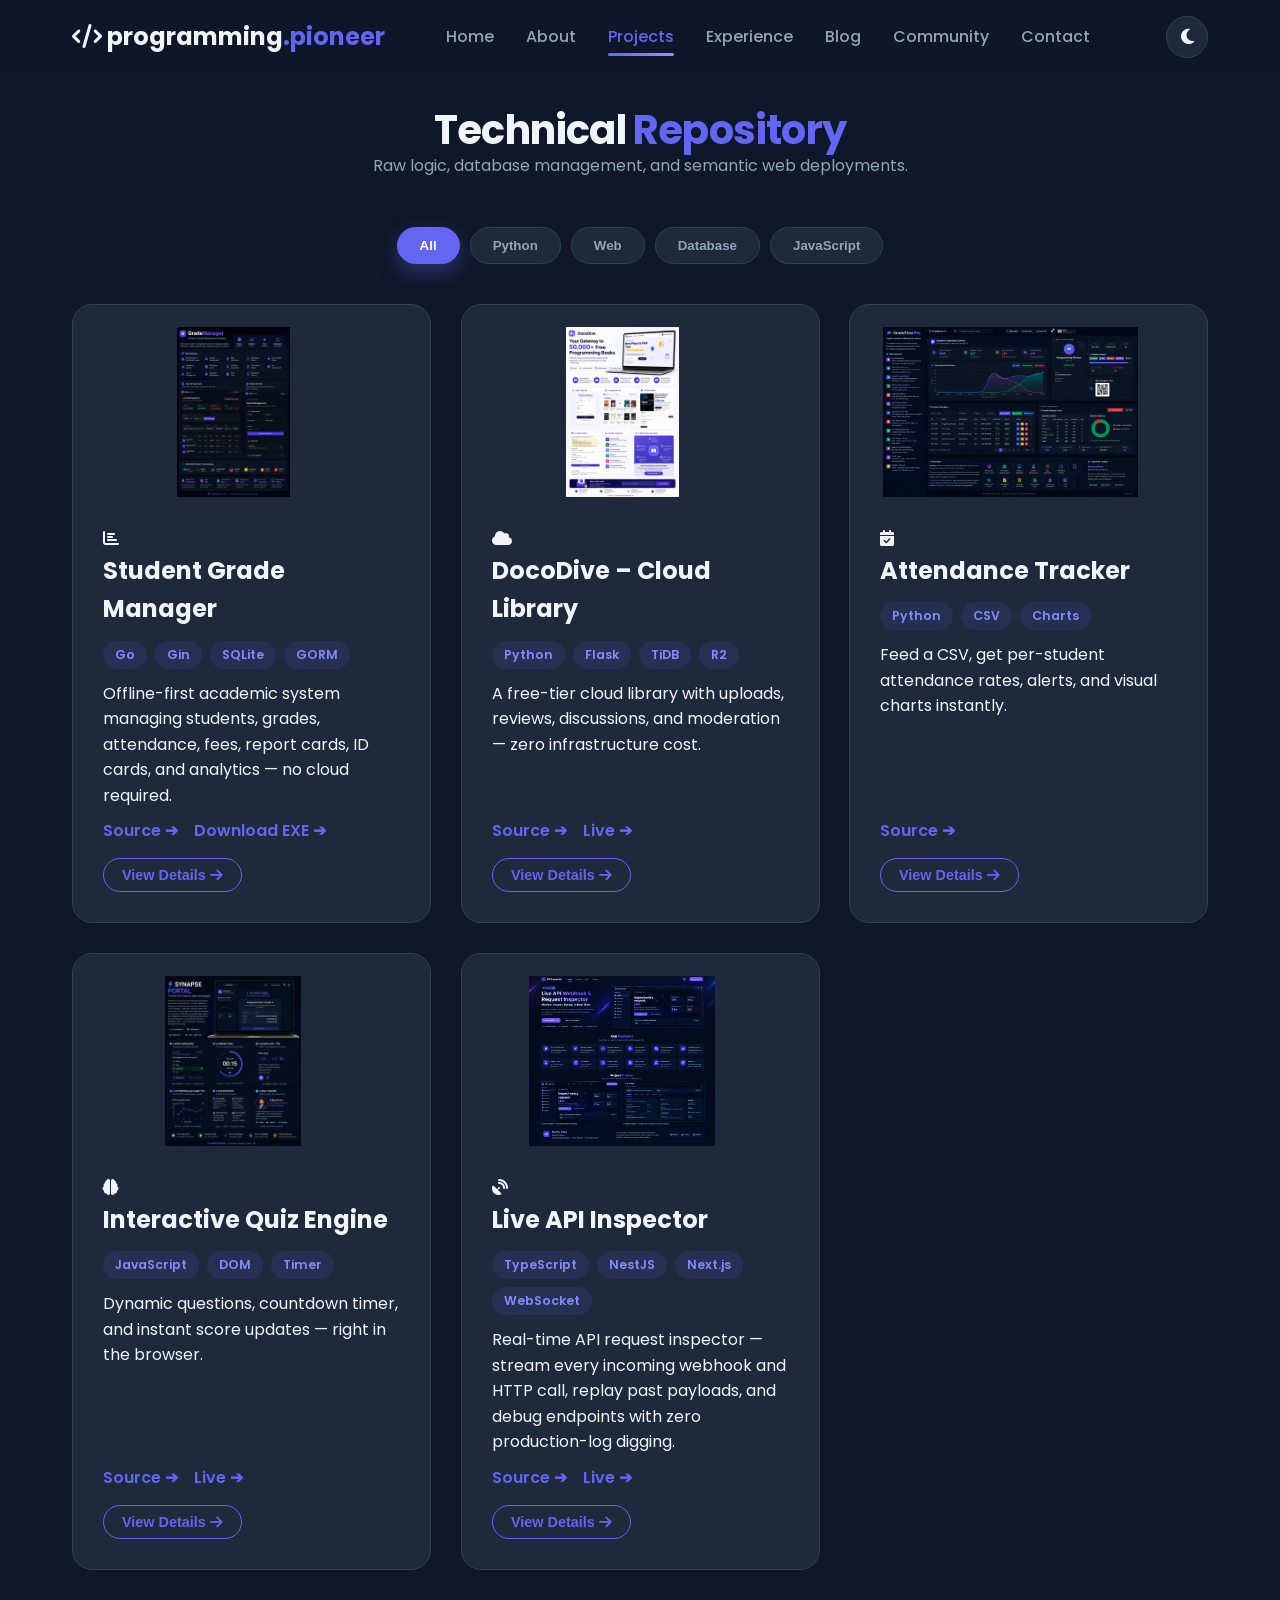
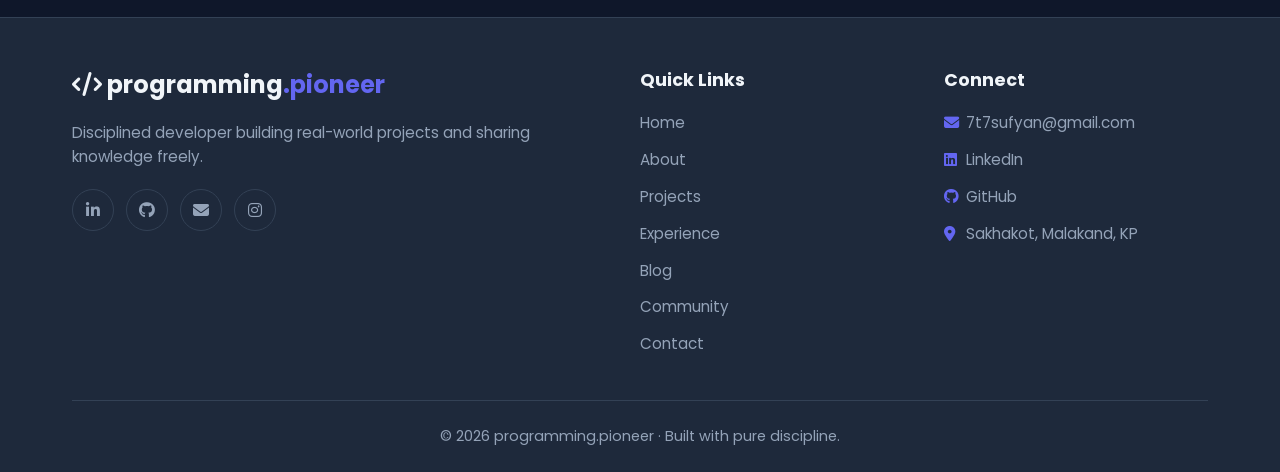
<file: projects.html>
<!doctype html>
<html lang="en">
  <head>
    <meta charset="UTF-8" />
    <meta name="viewport" content="width=device-width, initial-scale=1.0" />
    <title>Projects | Sufyan Khan — Programming Pioneer</title>

    <link rel="preconnect" href="https://fonts.googleapis.com" />
    <link rel="preconnect" href="https://fonts.gstatic.com" crossorigin />
    <link
      href="https://fonts.googleapis.com/css2?family=Poppins:wght@400;500;600;700;800&family=Inter:wght@400;500;600&display=swap"
      rel="stylesheet"
    />
    <link
      rel="stylesheet"
      href="https://cdnjs.cloudflare.com/ajax/libs/font-awesome/6.4.0/css/all.min.css"
    />
    <link rel="stylesheet" href="style.css" />

    <!-- Favicon -->
    <link
      rel="icon"
      href="data:image/svg+xml,<svg xmlns='http://www.w3.org/2000/svg' viewBox='0 0 100 100'><rect width='100' height='100' rx='22' fill='%236366f1'/><text x='50' y='68' font-size='52' font-family='Arial' font-weight='bold' text-anchor='middle' fill='white'>PP</text></svg>"
    />

    <!-- SEO Meta -->
    <meta
      name="description"
      content="Explore Sufyan Khan's technical projects — Python applications, Flask web apps, database systems, and JavaScript tools. Each project includes source code and live preview."
    />
    <meta
      name="keywords"
      content="Sufyan Khan, Projects, Programming Pioneer, Python Projects, Flask, TiDB, Web Apps, DocoDive, Grade Manager, Quiz Engine, Live API Inspector, Pakistan"
    />
    <meta name="author" content="Sufyan Khan" />
    <meta name="robots" content="index, follow" />

    <!-- Open Graph -->
    <meta
      property="og:title"
      content="Projects | Sufyan Khan — Programming Pioneer"
    />
    <meta
      property="og:description"
      content="Python, Flask, and JavaScript projects with live previews and source code."
    />
    <meta property="og:type" content="website" />
    <meta
      property="og:url"
      content="https://programmingpioneer.github.io/sufyan-portfolio/projects.html"
    />
    <meta
      property="og:image"
      content="https://pub-8f5fcc3c01514e53b12396f444c45448.r2.dev/portfolio/assets/Cover.png"
    />

    <!-- Twitter Card -->
    <meta name="twitter:card" content="summary_large_image" />
    <meta
      name="twitter:title"
      content="Projects | Sufyan Khan — Programming Pioneer"
    />
    <meta
      name="twitter:description"
      content="Python, Flask, and JavaScript projects with live previews."
    />
    <link rel="canonical" href="https://programmingpioneer.com/projects.html" />
    <script type="application/ld+json">
    {
      "@context": "https://schema.org",
      "@type": "CollectionPage",
      "name": "Technical Projects",
      "url": "https://programmingpioneer.com/projects.html",
      "author": {
        "@type": "Person",
        "name": "Sufyan Khan",
        "url": "https://programmingpioneer.com/",
        "sameAs": [
          "https://github.com/programmingpioneer",
          "https://linkedin.com/in/sufyan-khans",
          "https://www.instagram.com/programmingpioneer",
          "https://x.com/programerPioner",
          "https://t.me/programmingpioneer"
        ]
      },
      "image": "https://pub-8f5fcc3c01514e53b12396f444c45448.r2.dev/portfolio/assets/Cover.png"
    }
    </script>
  </head>
  <body>
    <div class="preloader">
      <div class="preloader-logo"><span>P</span>P</div>
    </div>

    <header>
      <div class="wrapper">
        <nav>
          <div class="logo">
            <i class="fas fa-code"></i> programming<span>.pioneer</span>
          </div>
          <ul class="nav-links">
            <li><a href="index.html">Home</a></li>
            <li><a href="about.html">About</a></li>
            <li><a href="projects.html" class="active">Projects</a></li>
            <li><a href="experience.html">Experience</a></li>
            <li><a href="blog.html">Blog</a></li>
            <li><a href="community.html">Community</a></li>
            <li><a href="contact.html">Contact</a></li>
          </ul>
          <div class="nav-controls">
            <button
              class="theme-toggle"
              id="theme-toggle"
              aria-label="Toggle theme"
            >
              <i class="fas fa-moon"></i>
            </button>
            <div class="hamburger"><i class="fas fa-bars"></i></div>
          </div>
        </nav>
      </div>
    </header>

    <main class="content-section">
      <div class="wrapper">
        <div class="section-header reveal" style="padding-top: 2rem">
          <h1>
            Technical <span style="color: var(--accent-color)">Repository</span>
          </h1>
          <p>Raw logic, database management, and semantic web deployments.</p>
        </div>

        <!-- Filter Buttons -->
        <div class="filter-buttons reveal">
          <button class="filter-btn active" data-filter="all">All</button>
          <button class="filter-btn" data-filter="python">Python</button>
          <button class="filter-btn" data-filter="web">Web</button>
          <button class="filter-btn" data-filter="database">Database</button>
          <button class="filter-btn" data-filter="javascript">
            JavaScript
          </button>
        </div>

        <!-- Project Cards (compact + 3 columns + fallback) -->
        <div class="info-grid projects-grid">
          <!-- Project 1 -->
          <div class="project-card reveal" data-category="go database">
            <div class="thumb-wrap">
              <img
                src="screenshots/GradePreview.png"
                alt="Student Grade Manager screenshot"
                class="project-thumb"
                loading="lazy"
                onerror="
                  this.style.display = 'none';
                  this.nextElementSibling.style.display = 'flex';
                "
              />
              <div class="thumb-fallback"><i class="fas fa-chart-bar"></i></div>
            </div>
            <h2>Student Grade Manager</h2>
            <div class="tech-tags">
              <span class="tech-tag">Go</span>
              <span class="tech-tag">Gin</span>
              <span class="tech-tag">SQLite</span>
              <span class="tech-tag">GORM</span>
            </div>
            <p>
              Offline-first academic system managing students, grades,
              attendance, fees, report cards, ID cards, and analytics — no cloud
              required.
            </p>
            <div class="card-links">
              <a
                href="https://github.com/programmingpioneer/Grade-Management-System"
                target="_blank"
                >Source ➔</a
              >
              <a
                href="https://github.com/programmingpioneer/Grade-Management-System/releases/latest/download/student-grade-manager-go.exe"
                target="_blank"
                >Download EXE ➔</a
              >
            </div>
            <button class="details-btn" data-project="grade">
              View Details <i class="fas fa-arrow-right"></i>
            </button>
          </div>

          <!-- Project 2 -->
          <div
            class="project-card reveal"
            data-category="python web database"
          >
            <div class="thumb-wrap">
              <img
                src="screenshots/Docodive.png"
                alt="DocoDive screenshot"
                class="project-thumb"
                loading="lazy"
                onerror="
                  this.style.display = 'none';
                  this.nextElementSibling.style.display = 'flex';
                "
              />
              <div class="thumb-fallback"><i class="fas fa-cloud"></i></div>
            </div>
            <h2>DocoDive – Cloud Library</h2>
            <div class="tech-tags">
              <span class="tech-tag">Python</span>
              <span class="tech-tag">Flask</span>
              <span class="tech-tag">TiDB</span>
              <span class="tech-tag">R2</span>
            </div>
            <p>
              A free-tier cloud library with uploads, reviews, discussions, and
              moderation — zero infrastructure cost.
            </p>
            <div class="card-links">
              <a
                href="https://github.com/programmingpioneer/docodive"
                target="_blank"
                >Source ➔</a
              >
              <a href="https://docodive.programmingpioneer.com" target="_blank"
                >Live ➔</a
              >
            </div>
            <button class="details-btn" data-project="docodive">
              View Details <i class="fas fa-arrow-right"></i>
            </button>
          </div>

          <!-- Project 3 -->
          <div class="project-card reveal" data-category="python web">
            <div class="thumb-wrap">
              <img
                src="screenshots/attendance-tracker.png"
                alt="Attendance Tracker screenshot"
                class="project-thumb"
                loading="lazy"
                onerror="
                  this.style.display = 'none';
                  this.nextElementSibling.style.display = 'flex';
                "
              />
              <div class="thumb-fallback">
                <i class="fas fa-calendar-check"></i>
              </div>
            </div>
            <h2>Attendance Tracker</h2>
            <div class="tech-tags">
              <span class="tech-tag">Python</span>
              <span class="tech-tag">CSV</span>
              <span class="tech-tag">Charts</span>
            </div>
            <p>
              Feed a CSV, get per-student attendance rates, alerts, and visual
              charts instantly.
            </p>
            <div class="card-links">
              <a href="https://github.com/programmingpioneer" target="_blank"
                >Source ➔</a
              >
            </div>
            <button class="details-btn" data-project="attendance">
              View Details <i class="fas fa-arrow-right"></i>
            </button>
          </div>

          <!-- Project 4 -->
          <div class="project-card reveal" data-category="javascript web">
            <div class="thumb-wrap">
              <img
                src="screenshots/quiz-engine.png"
                alt="Quiz Engine screenshot"
                class="project-thumb"
                loading="lazy"
                onerror="
                  this.style.display = 'none';
                  this.nextElementSibling.style.display = 'flex';
                "
              />
              <div class="thumb-fallback"><i class="fas fa-brain"></i></div>
            </div>
            <h2>Interactive Quiz Engine</h2>
            <div class="tech-tags">
              <span class="tech-tag">JavaScript</span>
              <span class="tech-tag">DOM</span>
              <span class="tech-tag">Timer</span>
            </div>
            <p>
              Dynamic questions, countdown timer, and instant score updates —
              right in the browser.
            </p>
            <div class="card-links">
              <a href="https://github.com/programmingpioneer" target="_blank"
                >Source ➔</a
              >
              <a
                href="https://synapse-assessment-portal.onrender.com/"
                target="_blank"
                >Live ➔</a
              >
            </div>
            <button class="details-btn" data-project="quiz">
              View Details <i class="fas fa-arrow-right"></i>
            </button>
          </div>

          <!-- Project 5 — Live API Inspector -->
          <div class="project-card reveal" data-category="web javascript">
            <div class="thumb-wrap">
              <img
                src="screenshots/live-api-inspector.png"
                alt="Live API Inspector screenshot"
                class="project-thumb"
                loading="lazy"
                onerror="
                  this.style.display = 'none';
                  this.nextElementSibling.style.display = 'flex';
                "
              />
              <div class="thumb-fallback">
                <i class="fas fa-satellite-dish"></i>
              </div>
            </div>
            <h2>Live API Inspector</h2>
            <div class="tech-tags">
              <span class="tech-tag">TypeScript</span>
              <span class="tech-tag">NestJS</span>
              <span class="tech-tag">Next.js</span>
              <span class="tech-tag">WebSocket</span>
            </div>
            <p>
              Real-time API request inspector — stream every incoming webhook
              and HTTP call, replay past payloads, and debug endpoints with
              zero production-log digging.
            </p>
            <div class="card-links">
              <a
                href="https://github.com/programmingpioneer/live-api-inspector"
                target="_blank"
                >Source ➔</a
              >
              <a
                href="https://live-api-inspector.programmingpioneer.com/"
                target="_blank"
                >Live ➔</a
              >
            </div>
            <button class="details-btn" data-project="inspector">
              View Details <i class="fas fa-arrow-right"></i>
            </button>
          </div>
        </div>
      </div>
    </main>

    <!-- Advanced Footer -->
    <footer class="footer">
      <div class="wrapper">
        <div class="footer-grid">
          <div class="footer-col footer-about">
            <div class="footer-logo">
              <i class="fas fa-code"></i> programming<span>.pioneer</span>
            </div>
            <p>
              Disciplined developer building real-world projects and sharing
              knowledge freely.
            </p>
            <div class="footer-social">
              <a
                href="https://linkedin.com/in/sufyan-khans"
                target="_blank"
                title="LinkedIn"
                ><i class="fab fa-linkedin-in"></i
              ></a>
              <a
                href="https://github.com/programmingpioneer"
                target="_blank"
                title="GitHub"
                ><i class="fab fa-github"></i
              ></a>
              <a href="mailto:7t7sufyan@gmail.com" title="Email"
                ><i class="fas fa-envelope"></i
              ></a>
              <a href="#" title="Instagram"><i class="fab fa-instagram"></i></a>
            </div>
          </div>
          <div class="footer-col">
            <h4 class="footer-heading">
              Quick Links <i class="fas fa-chevron-down footer-toggle"></i>
            </h4>
            <ul class="footer-links">
            <li><a href="index.html">Home</a></li>
            <li><a href="about.html">About</a></li>
            <li><a href="projects.html">Projects</a></li>
            <li><a href="experience.html">Experience</a></li>
            <li><a href="blog.html">Blog</a></li>
            <li><a href="community.html">Community</a></li>
            <li><a href="contact.html">Contact</a></li>
</ul>
          </div>
          <div class="footer-col">
            <h4 class="footer-heading">
              Connect <i class="fas fa-chevron-down footer-toggle"></i>
            </h4>
            <ul class="footer-links">
              <li>
                <a href="mailto:7t7sufyan@gmail.com"
                  ><i class="fas fa-envelope"></i> 7t7sufyan@gmail.com</a
                >
              </li>
              <li>
                <a href="https://linkedin.com/in/sufyan-khans" target="_blank"
                  ><i class="fab fa-linkedin"></i> LinkedIn</a
                >
              </li>
              <li>
                <a href="https://github.com/programmingpioneer" target="_blank"
                  ><i class="fab fa-github"></i> GitHub</a
                >
              </li>
              <li>
                <span
                  ><i class="fas fa-map-marker-alt"></i> Sakhakot, Malakand,
                  KP</span
                >
              </li>
            </ul>
          </div>
        </div>
        <div class="footer-bottom">
          <p>© 2026 programming.pioneer · Built with pure discipline.</p>
        </div>
      </div>
    </footer>

    <button class="back-to-top" aria-label="Back to top">
      <i class="fas fa-chevron-up"></i>
      <svg viewBox="0 0 50 50">
        <circle class="ring-bg" cx="25" cy="25" r="22"></circle>
        <circle class="ring-progress" cx="25" cy="25" r="22"></circle>
      </svg>
    </button>

    <!-- Project Detail Modal -->
    <div class="modal-overlay" id="modal-overlay">
      <div class="modal">
        <button class="modal-close" id="modal-close" aria-label="Close">
          <i class="fas fa-times"></i>
        </button>

        <div class="modal-visual" id="modal-visual"></div>

        <h2 id="modal-title"></h2>
        <div class="tech-tags" id="modal-tech"></div>

        <h3>Problem</h3>
        <p id="modal-problem"></p>

        <h3>Solution</h3>
        <p id="modal-solution"></p>

        <h3>Features</h3>
        <ul id="modal-features"></ul>

        <h3>Challenges</h3>
        <p id="modal-challenges"></p>

        <h3>What I Learned</h3>
        <ul id="modal-learnings"></ul>

        <div class="card-links">
          <a href="#" id="modal-github" target="_blank">View Source Code ➔</a>
          <a href="#" id="modal-live" target="_blank">Live Web Preview ➔</a>
        </div>
      </div>
    </div>

    <script src="script.js"></script>
  </body>
</html>
</file>
<file: style.css>
/* ========== CSS VARIABLES ========== */
:root {
    --bg-primary: #0f172a;
    --bg-secondary: #1e293b;
    --text-primary: #f1f5f9;
    --text-secondary: #94a3b8;
    --accent-color: #6366f1;
    --accent-hover: #818cf8;
    --accent-glow: rgba(99, 102, 241, 0.35);
    --card-bg: #1e293b;
    --card-bg-glass: rgba(30, 41, 59, 0.6);
    --border-color: #334155;
    --gradient-accent: linear-gradient(135deg, #6366f1, #a78bfa);
    --radius: 16px;
    --radius-lg: 20px;
    --transition: 0.25s cubic-bezier(0.4, 0, 0.2, 1);
}

/* ========== GLOBAL RESET ========== */
* { margin: 0; padding: 0; box-sizing: border-box; }
html { scroll-behavior: smooth; overflow-x: hidden; }
body {
    font-family: 'Poppins', 'Inter', sans-serif;
    background-color: var(--bg-primary);
    color: var(--text-primary);
    overflow-x: hidden;
    line-height: 1.6;
}
a { color: var(--accent-color); text-decoration: none; transition: var(--transition); }
img { max-width: 100%; display: block; }
ul { list-style: none; }
.wrapper { max-width: 1200px; margin: 0 auto; padding: 0 2rem; }

/* ========== PAGE FADE-IN ========== */
body { animation: pageFade 0.35s ease forwards; }
@keyframes pageFade {
    from { opacity: 0; }
    to { opacity: 1; }
}

/* ========== NAVBAR ========== */
header {
    position: sticky; top: 0; z-index: 900;
    background: rgba(15, 23, 42, 0.7);
    backdrop-filter: blur(12px);
    -webkit-backdrop-filter: blur(12px);
    border-bottom: 1px solid transparent;
    transition: var(--transition);
}
header.scrolled {
    background: rgba(15, 23, 42, 0.92);
    border-bottom: 1px solid var(--border-color);
    box-shadow: 0 10px 30px rgba(0, 0, 0, 0.35);
}
nav {
    display: flex; align-items: center; justify-content: space-between;
    flex-wrap: wrap; padding: 1rem 0; transition: var(--transition);
}
header.scrolled nav { padding: 0.6rem 0; }
.logo { font-size: 1.5rem; font-weight: 700; color: var(--text-primary); }
.logo span { color: var(--accent-color); }
.nav-links { display: flex; list-style: none; gap: 2rem; }
.nav-links a {
    color: var(--text-secondary); font-weight: 500;
    transition: color 0.3s; position: relative; padding: 4px 0;
}
.nav-links a:hover, .nav-links a.active { color: var(--accent-color); }
.nav-links a.active::after {
    content: ''; position: absolute; bottom: -4px; left: 0;
    width: 100%; height: 3px; background: var(--gradient-accent); border-radius: 2px;
}
.hamburger { display: none; cursor: pointer; color: var(--text-primary); font-size: 1.5rem; }

/* ========== BUTTONS ========== */
.btn-primary, .btn-secondary {
    padding: 12px 28px; border-radius: 30px; font-weight: 600;
    display: inline-flex; align-items: center; gap: 8px;
    transition: var(--transition); position: relative; overflow: hidden; cursor: pointer;
}
.btn-primary {
    background: var(--accent-color); color: #fff; border: none;
}
.btn-primary:hover {
    background: var(--accent-hover); transform: translateY(-3px);
    box-shadow: 0 12px 24px var(--accent-glow);
}
.btn-secondary {
    background: transparent; border: 2px solid var(--accent-color); color: var(--accent-color);
}
.btn-secondary:hover {
    background: var(--accent-color); color: #fff; transform: translateY(-3px);
    box-shadow: 0 12px 24px var(--accent-glow);
}
.ripple {
    position: absolute; border-radius: 50%; background: rgba(255,255,255,0.5);
    transform: scale(0); animation: rippleAnim 0.6s linear; pointer-events: none;
}
@keyframes rippleAnim { to { transform: scale(4); opacity: 0; } }

/* ========== HERO SECTION ========== */
.hero {
    display: flex;
    align-items: center;
    justify-content: space-between;
    min-height: 85vh;
    padding: 2rem;
    gap: 3rem;
    flex-wrap: wrap;
    position: relative;
    max-width: 1200px;
    margin: 0 auto;
    width: 100%;
    z-index: 1;
}
.hero::before {
    content: ''; position: absolute; inset: 0; z-index: -1;
    background:
        radial-gradient(circle at 20% 20%, rgba(99,102,241,0.18), transparent 40%),
        radial-gradient(circle at 80% 70%, rgba(167,139,250,0.15), transparent 40%);
    /* animation: aurora removed — Level 2 (perf) */
}
@keyframes aurora {
    from { opacity: 0.6; transform: translateY(0); }
    to { opacity: 1; transform: translateY(-30px); }
}
.hero-content { flex: 1 1 500px; }
.greeting {
    color: var(--accent-color); font-weight: 600; letter-spacing: 2px;
    font-size: 0.9rem; text-transform: uppercase;
}
.hero h1 { font-size: 3.5rem; font-weight: 800; margin: 10px 0; }
.typing-text { font-size: 2rem; margin-bottom: 1rem; min-height: 2.5rem; }
.typing-text span { color: var(--accent-color); border-right: 2px solid var(--accent-color); padding-right: 4px; animation: blink 0.7s infinite; }
@keyframes blink { 50% { border-color: transparent; } }
.hero p { color: var(--text-secondary); line-height: 1.8; margin-bottom: 2rem; max-width: 600px; }
.hero-buttons { display: flex; gap: 15px; flex-wrap: wrap; }

/* ========== HERO VISUAL ========== */
.hero-visual { position: relative; flex: 1 1 300px; display: flex; justify-content: center; align-items: center; }
.avatar-wrapper {
    width: 280px; height: 280px; border-radius: 50%;
    background: var(--gradient-accent); padding: 5px;
    animation: float 8s ease-in-out infinite;
    box-shadow: 0 20px 50px var(--accent-glow);
}
.avatar { width: 100%; height: 100%; border-radius: 50%; object-fit: cover; border: 4px solid var(--bg-primary); }
.float-icon {
    position: absolute; font-size: 2rem; color: var(--accent-color);
    animation: floatIcon 6s ease-in-out infinite;
    width: 56px; height: 56px; display: flex; align-items: center; justify-content: center;
    border-radius: 50%; background: var(--card-bg); border: 1px solid var(--border-color);
}
.icon-1 { top: 8%; left: 5%; animation-delay: 0s; }
.icon-2 { top: 70%; left: 0; animation-delay: 1s; }
.icon-3 { top: 20%; right: 5%; animation-delay: 2s; }
.icon-4 { bottom: 10%; right: 10%; animation-delay: 0.5s; }
@keyframes float { 0%,100% { transform: translateY(0); } 50% { transform: translateY(-10px); } }
@keyframes floatIcon { 0%,100% { transform: translateY(0) rotate(0); } 50% { transform: translateY(-8px) rotate(5deg); } }

/* ========== SECTION ========== */
.section { padding: 4rem 0; }
.section-header { text-align: center; margin-bottom: 3rem; }
.section-header h1, .section-header h2 { font-size: 2.5rem; letter-spacing: -0.02em; line-height: 1.15; }
.section-header p { color: var(--text-secondary); }

/* ========== STATS ========== */
.stats-grid { display: grid; grid-template-columns: repeat(auto-fit, minmax(220px, 1fr)); gap: 24px; }
.stat-card {
    background: var(--card-bg); border: 1px solid var(--border-color);
    border-radius: var(--radius); padding: 2rem; text-align: center;
    transition: var(--transition); will-change: transform;
    transform-style: preserve-3d;
}
.stat-number {
    font-size: 2.8rem;
    font-weight: 800;
    color: var(--accent-color);
    background: var(--gradient-accent);
    -webkit-background-clip: text;
    background-clip: text;
    -webkit-text-fill-color: transparent;
}
.stat-label { color: var(--text-secondary); margin-top: 0.5rem; }
.stat-card:hover { transform: translateY(-6px); border-color: var(--accent-color); box-shadow: 0 16px 32px var(--accent-glow); }

/* ========== SKILLS ========== */
.skills-grid { display: grid; grid-template-columns: repeat(auto-fit, minmax(280px, 1fr)); gap: 20px; }
.skill-item { background: var(--card-bg); border: 1px solid var(--border-color); border-radius: var(--radius); padding: 1.5rem; }
.skill-name { display: flex; justify-content: space-between; margin-bottom: 0.8rem; font-weight: 600; }
.skill-percent { color: var(--accent-color); }
.skill-bar { height: 10px; background: var(--bg-primary); border-radius: 10px; overflow: hidden; }
.skill-fill {
    height: 100%; width: 0; border-radius: 10px;
    background: var(--gradient-accent);
    transition: width 0.7s cubic-bezier(0.4, 0, 0.2, 1);
}

/* ========== TECH STACK PILLS ========== */
.tech-pills { display: flex; flex-wrap: wrap; gap: 12px; justify-content: center; }
.tech-pill {
    background: var(--card-bg); border: 1px solid var(--border-color);
    padding: 10px 20px; border-radius: 30px; font-size: 0.9rem; font-weight: 500;
    color: var(--text-secondary); transition: var(--transition);
}
.tech-pill:hover {
    color: #fff; background: var(--accent-color); border-color: var(--accent-color);
    transform: translateY(-4px); box-shadow: 0 8px 20px var(--accent-glow);
}

/* ========== CARDS (GENERIC) ========== */
.info-grid { display: grid; grid-template-columns: repeat(auto-fit, minmax(300px, 1fr)); gap: 30px; }
.card {
    background: var(--card-bg); border: 1px solid var(--border-color);
    border-radius: var(--radius); padding: 30px;
    transition: var(--transition); will-change: transform;
    transform-style: preserve-3d;
}
.card:hover {
    transform: translateY(-5px); box-shadow: 0 20px 40px rgba(0,0,0,0.3);
    border-color: var(--accent-color);
}
.card-icon { font-size: 2rem; color: var(--accent-color); margin-bottom: 1rem; }
.card h2 { font-size: 1.4rem; margin-bottom: 0.5rem; }
.card h3 { font-size: 1rem; color: var(--text-secondary); margin-bottom: 0.5rem; }
.card p { color: var(--text-secondary); line-height: 1.6; }
.card-subtitle { color: var(--accent-color) !important; font-weight: 500; }
.card-glass {
    background: var(--card-bg-glass);
    backdrop-filter: blur(16px); -webkit-backdrop-filter: blur(16px);
    border: 1px solid rgba(255,255,255,0.1);
}

/* ========== FEATURED / PROJECT CARDS ========== */
.featured-grid { display: grid; grid-template-columns: repeat(auto-fit, minmax(300px, 1fr)); gap: 30px; }
.project-card {
    background: var(--card-bg); border: 1px solid var(--border-color);
    border-radius: var(--radius-lg); padding: 30px; position: relative;
    transition: var(--transition); will-change: transform;
    transform-style: preserve-3d; overflow: hidden;
}
.project-card::before {
    content: ''; position: absolute; inset: 0; border-radius: var(--radius-lg);
    padding: 2px; background: var(--gradient-accent);
    -webkit-mask: linear-gradient(#fff 0 0) content-box, linear-gradient(#fff 0 0);
    -webkit-mask-composite: xor; mask-composite: exclude;
    opacity: 0; transition: opacity 0.3s; pointer-events: none;
}
.project-card:hover::before { opacity: 1; }
.project-card:hover { transform: translateY(-8px); box-shadow: 0 24px 48px var(--accent-glow); }
.tech-tags { display: flex; flex-wrap: wrap; gap: 8px; margin: 12px 0; }
.tech-tag {
    background: rgba(99,102,241,0.12); color: var(--accent-hover);
    padding: 4px 12px; border-radius: 20px; font-size: 0.78rem; font-weight: 600;
}
.card-links { margin-top: 1.5rem; display: flex; flex-wrap: wrap; gap: 1rem; }
.card-links a { font-weight: 600; }
.card-links a:hover { color: var(--accent-hover); }
.project-card.hidden { display: none; }

/* ========== FILTER BUTTONS ========== */
.filter-buttons { display: flex; flex-wrap: wrap; gap: 10px; justify-content: center; margin-bottom: 2.5rem; }
.filter-btn {
    background: var(--card-bg); border: 1px solid var(--border-color);
    color: var(--text-secondary); padding: 10px 22px; border-radius: 30px;
    font-weight: 600; cursor: pointer; transition: var(--transition);
}
.filter-btn:hover { color: var(--accent-color); border-color: var(--accent-color); }
.filter-btn.active {
    background: var(--accent-color); color: #fff; border-color: var(--accent-color);
    box-shadow: 0 8px 20px var(--accent-glow);
}

/* ========== TIMELINE ========== */
.timeline { position: relative; max-width: 800px; margin: 0 auto; padding-left: 30px; }
.timeline::before {
    content: ''; position: absolute; left: 10px; top: 0; bottom: 0;
    width: 2px; background: var(--gradient-accent);
}
.timeline-item { position: relative; margin-bottom: 2.5rem; padding-left: 20px; }
.timeline-dot {
    position: absolute; left: -26px; top: 6px; width: 14px; height: 14px;
    border-radius: 50%; background: var(--accent-color);
    box-shadow: 0 0 0 4px rgba(99,102,241,0.25);
}
.timeline-date { color: var(--accent-color); font-weight: 600; font-size: 0.9rem; }
.timeline-item h3 { font-size: 1.2rem; margin: 0.3rem 0; }
.timeline-item p { color: var(--text-secondary); }

/* ========== CONTACT ========== */
.contact-card { text-align: center; }
.contact-link { font-size: 1.1rem; color: var(--accent-color); word-break: break-word; }
.contact-form {
    max-width: 600px; margin: 2rem auto 0; background: var(--card-bg);
    border: 1px solid var(--border-color); border-radius: var(--radius-lg); padding: 2rem;
}
.form-group { margin-bottom: 1.2rem; }
.form-group label { display: block; margin-bottom: 0.4rem; font-weight: 500; color: var(--text-primary); }
.form-input {
    width: 100%; padding: 12px 16px; border-radius: 10px;
    background: var(--bg-primary); border: 1px solid var(--border-color);
    color: var(--text-primary); font-family: inherit; font-size: 1rem;
    transition: var(--transition);
}
.form-input:focus { outline: none; border-color: var(--accent-color); box-shadow: 0 0 0 3px var(--accent-glow); }
textarea.form-input { resize: vertical; min-height: 120px; }
.error-msg { color: #f87171; font-size: 0.85rem; margin-top: 0.3rem; display: none; }
.success-msg {
    display: none; background: rgba(34,197,94,0.15); color: #4ade80;
    padding: 14px; border-radius: 10px; margin-top: 1rem; text-align: center; font-weight: 500;
}
.badge {
    display: inline-flex; align-items: center; gap: 6px;
    background: rgba(34,197,94,0.15); color: #4ade80;
    padding: 6px 14px; border-radius: 30px; font-size: 0.85rem; font-weight: 600;
}
.map-wrapper { margin-top: 2rem; border-radius: var(--radius-lg); overflow: hidden; border: 1px solid var(--border-color); }
.map-wrapper iframe { width: 100%; height: 320px; border: 0; display: block; }

/* ========== CONTACT LAYOUT (form + services side by side) ========== */
.contact-layout {
    display: grid;
    grid-template-columns: 1fr 1fr;
    gap: 30px;
    margin-top: 3rem;
    align-items: start;
}
.contact-form { margin: 0; }

.services-grid {
    display: grid;
    grid-template-columns: 1fr 1fr;
    gap: 20px;
}
.service-card {
    background: var(--card-bg);
    border: 1px solid var(--border-color);
    border-radius: var(--radius);
    padding: 1.5rem;
    transition: var(--transition);
    position: relative;
    overflow: hidden;
}
.service-card::before {
    content: '';
    position: absolute; top: 0; left: 0; width: 100%; height: 3px;
    background: var(--gradient-accent);
    transform: scaleX(0); transform-origin: left;
    transition: transform 0.3s ease;
}
.service-card:hover::before { transform: scaleX(1); }
.service-card:hover {
    transform: translateY(-6px);
    border-color: var(--accent-color);
    box-shadow: 0 16px 32px var(--accent-glow);
}
.service-card .card-icon { font-size: 1.8rem; margin-bottom: 0.8rem; }
.service-card h3 { font-size: 1.1rem; margin-bottom: 0.5rem; color: var(--text-primary); }
.service-card p { font-size: 0.9rem; }

/* ========== CARD (theme-aware) ========== */
.card {
    position: relative;
    overflow: hidden;
    background: var(--card-bg);
    border: 1px solid var(--border-color);
    border-radius: var(--radius);
    padding: 30px;
    transition: var(--transition);
    will-change: transform;
    transform-style: preserve-3d;
    box-shadow: 0 8px 24px rgba(0, 0, 0, 0.15);
}
.card::before {
    content: '';
    position: absolute; top: 0; left: 0; right: 0; height: 3px;
    background: var(--gradient-accent);
    transform: scaleX(0); transform-origin: left;
    transition: transform 0.35s ease;
}
.card:hover::before { transform: scaleX(1); }
.card:hover {
    border-color: var(--accent-color);
    box-shadow: 0 20px 40px rgba(0, 0, 0, 0.25);
}

/* ========== CTA SECTION ========== */
.cta-section {
    margin-top: 4rem;
    text-align: center;
    padding: 3rem 2rem;
    border-radius: var(--radius-lg);
    background: var(--gradient-accent);
    position: relative;
    overflow: hidden;
}
.cta-section h2 { font-size: 2rem; margin-bottom: 0.5rem; color: #fff; }
.cta-section p { color: rgba(255,255,255,0.85); margin-bottom: 1.5rem; }
.cta-section .btn-primary {
    background: #fff; color: #6366f1;
}
.cta-section .btn-primary:hover { background: #f1f5f9; transform: translateY(-3px); box-shadow: 0 12px 24px rgba(0,0,0,0.2); }

/* ========== COMPACT CONTACT CARDS ========== */
.contact-cards {
    display: grid;
    grid-template-columns: repeat(4, 1fr);
    gap: 18px;
    max-width: 900px;
    margin: 0 auto 3rem;
}
.contact-card {
    background: var(--card-bg);
    border: 1px solid var(--border-color);
    border-radius: var(--radius);
    padding: 1.2rem 1rem;
    text-align: center;
    transition: var(--transition);
    position: relative;
    overflow: hidden;
}
.contact-card::before {
    content: '';
    position: absolute; top: 0; left: 0; width: 100%; height: 3px;
    background: var(--gradient-accent);
    transform: scaleX(0); transform-origin: left;
    transition: transform 0.3s ease;
}
.contact-card:hover::before { transform: scaleX(1); }
.contact-card:hover {
    transform: translateY(-5px);
    border-color: var(--accent-color);
    box-shadow: 0 12px 24px var(--accent-glow);
}
.contact-card i { font-size: 1.5rem; color: var(--accent-color); margin-bottom: 0.5rem; }
.contact-card h3 { font-size: 0.95rem; color: var(--text-primary); margin-bottom: 0.3rem; }
.contact-card a, .contact-card p {
    font-size: 0.85rem; color: var(--text-secondary);
    word-break: break-word; line-height: 1.4;
}
.contact-card a:hover { color: var(--accent-color); }

/* ========== CONTACT LAYOUT (form + services) ========== */
.contact-layout {
    display: grid;
    grid-template-columns: 1fr 1fr;
    gap: 30px;
    margin-top: 1rem;
    align-items: start;
}
.contact-form { margin: 0; }
.services-grid {
    display: grid;
    grid-template-columns: 1fr 1fr;
    gap: 18px;
}
.service-card {
    background: var(--card-bg);
    border: 1px solid var(--border-color);
    border-radius: var(--radius);
    padding: 1.3rem;
    transition: var(--transition);
    position: relative;
    overflow: hidden;
}
.service-card::before {
    content: '';
    position: absolute; top: 0; left: 0; width: 100%; height: 3px;
    background: var(--gradient-accent);
    transform: scaleX(0); transform-origin: left;
    transition: transform 0.3s ease;
}
.service-card:hover::before { transform: scaleX(1); }
.service-card:hover {
    transform: translateY(-5px);
    border-color: var(--accent-color);
    box-shadow: 0 12px 24px var(--accent-glow);
}
.service-card .card-icon { font-size: 1.6rem; margin-bottom: 0.6rem; }
.service-card h3 { font-size: 1rem; margin-bottom: 0.4rem; color: var(--text-primary); }
.service-card p { font-size: 0.85rem; }

/* ========== RESPONSIVE ========== */
@media (max-width: 900px) {
    .contact-cards { grid-template-columns: repeat(2, 1fr); }
}
@media (max-width: 768px) {
    .contact-layout { grid-template-columns: 1fr; }
    .services-grid { grid-template-columns: 1fr; }
}
@media (max-width: 480px) {
    .contact-cards { grid-template-columns: 1fr; }
}
/* ========== ADVANCED FOOTER ========== */
.footer {
    border-top: 1px solid var(--border-color);
    background: var(--bg-secondary);
    padding: 3rem 0 1.5rem;
    margin-top: 3rem;
}
.footer-grid {
    display: grid;
    grid-template-columns: 2fr 1fr 1fr;
    gap: 2.5rem;
    margin-bottom: 2rem;
}
.footer-logo { font-size: 1.5rem; font-weight: 700; color: var(--text-primary); margin-bottom: 1rem; }
.footer-logo span { color: var(--accent-color); }
.footer-about p { color: var(--text-secondary); margin-bottom: 1.2rem; font-size: 0.95rem; }
.footer-heading {
    font-size: 1.1rem; margin-bottom: 1rem; color: var(--text-primary);
    display: flex; align-items: center; justify-content: space-between;
}
.footer-toggle { display: none; font-size: 0.9rem; transition: transform 0.3s; }
.footer-links li { margin-bottom: 0.7rem; }
.footer-links a, .footer-links span {
    color: var(--text-secondary); font-size: 0.95rem; transition: var(--transition);
}
.footer-links a:hover { color: var(--accent-color); padding-left: 4px; }
.footer-links i { width: 18px; color: var(--accent-color); }
.footer-social { display: flex; gap: 12px; }
.footer-social a {
    color: var(--text-secondary); width: 42px; height: 42px; display: flex;
    align-items: center; justify-content: center; border-radius: 50%;
    border: 1px solid var(--border-color); background: var(--card-bg);
    transition: var(--transition);
}
.footer-social a:hover {
    color: #fff; background: var(--accent-color); border-color: var(--accent-color);
    transform: translateY(-4px); box-shadow: 0 8px 20px var(--accent-glow);
}
.footer-bottom {
    border-top: 1px solid var(--border-color);
    padding-top: 1.5rem; text-align: center;
}
.footer-bottom p { color: var(--text-secondary); font-size: 0.9rem; }

/* ========== PRELOADER ========== */
.preloader {
    position: fixed; inset: 0; background: var(--bg-primary); z-index: 9999;
    display: flex; align-items: center; justify-content: center;
    transition: opacity 0.35s ease, visibility 0.35s ease;
}
.preloader.hidden { opacity: 0; visibility: hidden; }
.preloader-logo {
    font-size: 2.5rem; font-weight: 800; color: var(--text-primary);
    animation: pulse 1.5s ease-in-out infinite;
}
.preloader-logo span { color: var(--accent-color); }
@keyframes pulse { 0%,100% { transform: scale(1); opacity: 1; } 50% { transform: scale(1.15); opacity: 0.7; } }

/* ========== BACK TO TOP ========== */
.back-to-top {
    position: fixed; right: 24px; bottom: 24px; width: 50px; height: 50px;
    border-radius: 50%; border: none; cursor: pointer; z-index: 950;
    background: var(--card-bg); color: var(--accent-color);
    display: flex; align-items: center; justify-content: center;
    opacity: 0; visibility: hidden; transform: translateY(20px);
    transition: var(--transition); border: 1px solid var(--border-color);
}
.back-to-top.visible { opacity: 1; visibility: visible; transform: translateY(0); }
.back-to-top:hover { background: var(--accent-color); color: #fff; box-shadow: 0 8px 20px var(--accent-glow); }
.back-to-top svg { position: absolute; inset: 0; transform: rotate(-90deg); }
.back-to-top .ring-bg { fill: none; stroke: var(--border-color); stroke-width: 3; }
.back-to-top .ring-progress {
    fill: none; stroke: var(--accent-color); stroke-width: 3;
    stroke-dasharray: 138; stroke-dashoffset: 138; transition: stroke-dashoffset 0.1s linear;
}

/* ========== SCROLL REVEAL (sides) ========== */
html.js .reveal,
html.js .reveal-left,
html.js .reveal-right {
    opacity: 0;
    transition: opacity 0.4s ease, transform 0.4s ease;
}
html.js .reveal { transform: translateY(20px); }
html.js .reveal-left { transform: translateX(-20px); }
html.js .reveal-right { transform: translateX(20px); }
html.js .reveal.revealed,
html.js .reveal-left.revealed,
html.js .reveal-right.revealed {
    opacity: 1;
    transform: translate(0, 0);
}

/* ========== RESPONSIVE (TABLET 768px-1024px) ========== */
@media (max-width: 1024px) {
    .footer-grid { grid-template-columns: 1fr 1fr; }
    .footer-about { grid-column: span 2; }
}

/* ========== RESPONSIVE (MOBILE ≤768px) ========== */
@media (max-width: 768px) {
    .wrapper { padding: 0 1.2rem; }

    /* Mobile menu (slide-in) */
    .nav-links {
        display: flex; position: fixed; top: 0; right: -100%;
        width: 72%; height: 100vh; background: var(--bg-secondary);
        flex-direction: column; padding: 5rem 2rem; gap: 1.5rem;
        border-left: 1px solid var(--border-color);
        transition: right 0.35s ease; z-index: 950;
    }
    .nav-links.active { right: 0; }
    .nav-links a { opacity: 0; transform: translateX(20px); transition: opacity 0.25s, transform 0.25s, color 0.25s; }
    .nav-links.active a { opacity: 1; transform: translateX(0); }
    .nav-links.active a:nth-child(1) { transition-delay: 0.1s; }
    .nav-links.active a:nth-child(2) { transition-delay: 0.15s; }
    .nav-links.active a:nth-child(3) { transition-delay: 0.2s; }
    .nav-links.active a:nth-child(4) { transition-delay: 0.25s; }
    .nav-links.active a:nth-child(5) { transition-delay: 0.3s; }
    .nav-links.active a:nth-child(6) { transition-delay: 0.35s; }
    .nav-links.active a:nth-child(7) { transition-delay: 0.4s; }
    .hamburger { display: block; z-index: 960; }

    /* Hero stack */
    .hero { flex-direction: column; text-align: center; padding: 1.5rem 1.2rem; gap: 2rem; }
    .hero h1 { font-size: 2.3rem; }
    .typing-text { font-size: 1.5rem; }
    .hero p { margin: 0 auto 2rem; }
    .hero-buttons { justify-content: center; }
    .avatar-wrapper { width: 200px; height: 200px; }
    .float-icon { width: 44px; height: 44px; font-size: 1.4rem; }

    /* Sections */
    .section { padding: 2.5rem 0; }
    .section-header h1, .section-header h2 { font-size: 1.8rem; }
    .stats-grid, .skills-grid, .info-grid, .featured-grid { grid-template-columns: 1fr; }
    .stat-number { font-size: 2.2rem; }

    /* Footer accordion */
    .footer-grid { grid-template-columns: 1fr; gap: 1rem; }
    .footer-about { grid-column: span 1; }
    .footer-heading { cursor: pointer; }
    .footer-toggle { display: inline-block; }
    .footer-col.open .footer-toggle { transform: rotate(180deg); }
    .footer-links { max-height: 0; overflow: hidden; transition: max-height 0.4s ease; }
    .footer-col.open .footer-links { max-height: 300px; }
    .footer-bottom { padding-top: 1rem; }

    /* Forms */
    .contact-form { padding: 1.5rem; }
    .map-wrapper iframe { height: 240px; }

    /* Reduced side-reveal distance on mobile */
    html.js .reveal-left { transform: translateX(-12px); }
    html.js .reveal-right { transform: translateX(12px); }
}

/* ========== RESPONSIVE (SMALL MOBILE ≤480px) ========== */
@media (max-width: 480px) {
    .hero h1 { font-size: 1.9rem; }
    .typing-text { font-size: 1.3rem; }
    .avatar-wrapper { width: 170px; height: 170px; }
    .btn-primary, .btn-secondary { padding: 10px 20px; font-size: 0.9rem; }
    .logo { font-size: 1.2rem; }
    .section-header h1, .section-header h2 { font-size: 1.6rem; }
    .back-to-top { width: 44px; height: 44px; right: 16px; bottom: 16px; }
}

/* ========== REDUCED MOTION ========== */
@media (prefers-reduced-motion: reduce) {
    html.js .reveal, html.js .reveal-left, html.js .reveal-right {
        opacity: 1; transform: none; transition: none;
    }
    .avatar-wrapper, .float-icon, .preloader-logo, .hero::before { animation: none; }
    .typing-text span { animation: none; border-right: none; }
    * { transition-duration: 0.01ms !important; }
}
/* ========== LIGHT THEME ========== */
[data-theme="light"] {
    --bg-primary: #f8fafc;
    --bg-secondary: #e2e8f0;
    --text-primary: #0f172a;
    --text-secondary: #475569;
    --accent-color: #6366f1;
    --accent-hover: #4f46e5;
    --accent-glow: rgba(99, 102, 241, 0.25);
    --card-bg: #ffffff;
    --card-bg-glass: rgba(255, 255, 255, 0.7);
    --border-color: #cbd5e1;
}

/* ========== THEME TOGGLE BUTTON ========== */
.theme-toggle {
    background: var(--card-bg);
    border: 1px solid var(--border-color);
    color: var(--text-primary);
    width: 42px;
    height: 42px;
    border-radius: 50%;
    cursor: pointer;
    display: flex;
    align-items: center;
    justify-content: center;
    font-size: 1.1rem;
    transition: var(--transition);
    margin-left: 1rem;
}
.theme-toggle:hover {
    background: var(--accent-color);
    color: #fff;
    border-color: var(--accent-color);
    transform: rotate(30deg);
    box-shadow: 0 8px 20px var(--accent-glow);
}

/* Nav controls wrapper */
.nav-controls {
    display: flex;
    align-items: center;
    gap: 8px;
}

/* Light mode: adjust header + footer backgrounds */
[data-theme="light"] header {
    background: rgba(248, 250, 252, 0.8);
}
[data-theme="light"] header.scrolled {
    background: rgba(248, 250, 252, 0.95);
}
[data-theme="light"] .footer {
    background: var(--bg-secondary);
}
[data-theme="light"] .hero::before {
    opacity: 0.6;
}

/* ========== PROJECT DETAIL MODAL ========== */
.modal-overlay {
    position: fixed;
    inset: 0;
    background: rgba(0, 0, 0, 0.75);
    backdrop-filter: blur(6px);
    -webkit-backdrop-filter: blur(6px);
    z-index: 2000;
    display: flex;
    align-items: center;
    justify-content: center;
    padding: 1.5rem;
    opacity: 0;
    visibility: hidden;
    transition: opacity 0.3s ease, visibility 0.3s ease;
}
.modal-overlay.active {
    opacity: 1;
    visibility: visible;
}
.modal {
    background: var(--card-bg);
    border: 1px solid var(--border-color);
    border-radius: var(--radius-lg);
    max-width: 640px;
    width: 100%;
    max-height: 85vh;
    overflow-y: auto;
    padding: 2rem;
    position: relative;
    transform: translateY(30px) scale(0.96);
    transition: transform 0.3s ease;
    box-shadow: 0 30px 60px rgba(0, 0, 0, 0.4);
}
.modal-overlay.active .modal {
    transform: translateY(0) scale(1);
}
.modal-close {
    position: absolute;
    top: 1rem;
    right: 1rem;
    background: var(--bg-primary);
    border: 1px solid var(--border-color);
    color: var(--text-primary);
    width: 38px;
    height: 38px;
    border-radius: 50%;
    cursor: pointer;
    font-size: 1rem;
    display: flex;
    align-items: center;
    justify-content: center;
    transition: var(--transition);
}
.modal-close:hover {
    background: var(--accent-color);
    color: #fff;
    border-color: var(--accent-color);
}
.modal h2 {
    font-size: 1.6rem;
    margin-bottom: 0.5rem;
    padding-right: 2rem;
}
.modal .tech-tags { margin: 0.8rem 0 1.2rem; }
.modal h3 {
    font-size: 1rem;
    color: var(--accent-color);
    margin: 1.2rem 0 0.4rem;
    text-transform: uppercase;
    letter-spacing: 1px;
}
.modal p { color: var(--text-secondary); line-height: 1.7; }
.modal ul {
    list-style: none;
    margin: 0;
    padding: 0;
}
.modal ul li {
    color: var(--text-secondary);
    padding: 6px 0 6px 22px;
    position: relative;
    line-height: 1.6;
}
.modal ul li::before {
    content: '✓';
    position: absolute;
    left: 0;
    color: var(--accent-color);
    font-weight: 700;
}
.modal .card-links { margin-top: 1.5rem; }
.details-btn {
    background: transparent;
    border: 1px solid var(--accent-color);
    color: var(--accent-color);
    padding: 8px 18px;
    border-radius: 30px;
    font-weight: 600;
    cursor: pointer;
    font-size: 0.9rem;
    transition: var(--transition);
    margin-top: 0.5rem;
}
.details-btn:hover {
    background: var(--accent-color);
    color: #fff;
    box-shadow: 0 8px 20px var(--accent-glow);
}
body.modal-open { overflow: hidden; }

@media (max-width: 480px) {
    .modal { padding: 1.5rem; }
    .modal h2 { font-size: 1.3rem; }
}

/* ========== BLOG SECTION ========== */
.blog-grid {
    display: grid;
    grid-template-columns: repeat(auto-fit, minmax(300px, 1fr));
    gap: 30px;
    margin-top: 2rem;
}
.blog-card {
    background: var(--card-bg);
    border: 1px solid var(--border-color);
    border-radius: var(--radius-lg);
    padding: 0;
    overflow: hidden;
    transition: var(--transition);
    will-change: transform;
    transform-style: preserve-3d;
    display: flex;
    flex-direction: column;
}
.blog-card:hover {
    transform: translateY(-8px);
    border-color: var(--accent-color);
    box-shadow: 0 24px 48px var(--accent-glow);
}
.blog-card-header {
    background: var(--gradient-accent);
    height: 140px;
    display: flex;
    align-items: center;
    justify-content: center;
    font-size: 3rem;
    color: #fff;
}
.blog-card-body {
    padding: 1.5rem;
    flex: 1;
    display: flex;
    flex-direction: column;
}
.blog-date {
    color: var(--accent-color);
    font-size: 0.8rem;
    font-weight: 600;
    text-transform: uppercase;
    letter-spacing: 1px;
    margin-bottom: 0.5rem;
}
.blog-card h2 {
    font-size: 1.3rem;
    margin-bottom: 0.8rem;
    line-height: 1.4;
}
.blog-card p {
    color: var(--text-secondary);
    line-height: 1.7;
    font-size: 0.95rem;
    flex: 1;
}
.blog-read {
    margin-top: 1.2rem;
    color: var(--accent-color);
    font-weight: 600;
    display: inline-flex;
    align-items: center;
    gap: 6px;
}
.blog-read:hover { color: var(--accent-hover); }

/* Blog detail (single article) */
.blog-post {
    max-width: 760px;
    margin: 0 auto;
}
.blog-post h1 { font-size: 2.2rem; margin-bottom: 1rem; }
.blog-post .blog-date { display: block; margin-bottom: 1.5rem; }
.blog-post p { color: var(--text-secondary); line-height: 1.9; margin-bottom: 1.2rem; }
.blog-post h2 {
    font-size: 1.5rem;
    margin: 2rem 0 0.8rem;
    color: var(--text-primary);
}
.blog-post ul {
    color: var(--text-secondary);
    margin: 0 0 1.2rem 1.2rem;
    line-height: 1.8;
}
.blog-post .back-link {
    display: inline-block;
    margin-bottom: 2rem;
    font-weight: 600;
}
.blog-post .back-link:hover { color: var(--accent-hover); }

/* ========== PROJECT THUMBNAIL / SCREENSHOT PLACEHOLDER ========== */
.project-thumb {
    width: 100%;
    height: 190px;
    object-fit: contain;          /* ← poori image, no crop */
    object-position: center;
    display: block;
    margin: -18px -18px 1.2rem;
    border-radius: var(--radius-lg) var(--radius-lg) 0 0;
    background: var(--bg-secondary);
    padding: 10px;                /* image ko edges se thoda door */
    transition: transform 0.4s ease;
}
.project-card:hover .project-thumb {
    transform: scale(1.02);
}
.project-thumb::after {
    content: '';
    position: absolute;
    inset: 0;
    background: linear-gradient(135deg, rgba(255,255,255,0.15), transparent);
}
.modal-visual {
    height: 160px;
    background: var(--gradient-accent);
    border-radius: 12px;
    display: flex;
    align-items: center;
    justify-content: center;
    font-size: 3.5rem;
    color: #fff;
    margin: 0.5rem 0 1.2rem;
    position: relative;
    overflow: hidden;
}
.modal-visual::after {
    content: '';
    position: absolute;
    inset: 0;
    background: linear-gradient(135deg, rgba(255,255,255,0.15), transparent);
}
/* ========== MODAL FIX (centered + full + top) ========== */
.modal-overlay {
    position: fixed;
    inset: 0;
    background: rgba(0, 0, 0, 0.78);
    backdrop-filter: blur(8px);
    -webkit-backdrop-filter: blur(8px);
    z-index: 9999;
    display: flex;
    align-items: flex-start;   /* top se start */
    justify-content: center;
    padding: 2rem 1rem;
    overflow-y: auto;
    opacity: 0;
    visibility: hidden;
    transition: opacity 0.3s ease, visibility 0.3s ease;
}
.modal-overlay.active {
    opacity: 1;
    visibility: visible;
}

.modal {
    background: var(--card-bg);
    border: 1px solid var(--border-color);
    border-radius: var(--radius-lg);
    width: 100%;
    max-width: 640px;
    margin: 0 auto;
    padding: 2rem;
    position: relative;
    transform: translateY(-20px) scale(0.97);
    transition: transform 0.3s ease;
    box-shadow: 0 30px 70px rgba(0, 0, 0, 0.5);
    max-height: none;  /* full content dikhe */
}
.modal-overlay.active .modal {
    transform: translateY(0) scale(1);
}

.modal-close {
    position: absolute;
    top: 1rem;
    right: 1rem;
    background: var(--bg-primary);
    border: 1px solid var(--border-color);
    color: var(--text-primary);
    width: 40px;
    height: 40px;
    border-radius: 50%;
    cursor: pointer;
    font-size: 1rem;
    display: flex;
    align-items: center;
    justify-content: center;
    z-index: 10;
    transition: var(--transition);
}
.modal-close:hover {
    background: var(--accent-color);
    color: #fff;
    border-color: var(--accent-color);
}

.modal h2 {
    font-size: 1.5rem;
    margin: 1rem 2.5rem 0.8rem 0;  /* right space for close button */
    line-height: 1.35;
}
.modal h3 {
    font-size: 0.9rem;
    color: var(--accent-color);
    margin: 1.4rem 0 0.4rem;
    text-transform: uppercase;
    letter-spacing: 1px;
}
.modal p {
    color: var(--text-secondary);
    line-height: 1.7;
    font-size: 0.95rem;
}
.modal ul {
    list-style: none;
    margin: 0;
    padding: 0;
}
.modal ul li {
    color: var(--text-secondary);
    padding: 5px 0 5px 22px;
    position: relative;
    line-height: 1.6;
    font-size: 0.92rem;
}
.modal ul li::before {
    content: '✓';
    position: absolute;
    left: 0;
    color: var(--accent-color);
    font-weight: 700;
}

.modal-visual {
    height: 180px;
    background: var(--gradient-accent);
    border-radius: 12px;
    display: flex;
    align-items: center;
    justify-content: center;
    font-size: 3.5rem;
    color: #fff;
    margin: 0.5rem 0 1.2rem;
    position: relative;
    overflow: hidden;
}
.modal-visual::after {
    content: '';
    position: absolute;
    inset: 0;
    background: linear-gradient(135deg, rgba(255,255,255,0.15), transparent);
}

.modal .card-links {
    margin-top: 1.6rem;
    display: flex;
    flex-wrap: wrap;
    gap: 1rem;
    padding-top: 1rem;
    border-top: 1px solid var(--border-color);
}

body.modal-open {
    overflow: hidden;
}

/* Mobile modal fix */
@media (max-width: 480px) {
    .modal-overlay {
        padding: 0.8rem;
        align-items: flex-start;
    }
    .modal {
        padding: 1.4rem;
        border-radius: 14px;
    }
    .modal h2 {
        font-size: 1.25rem;
        margin-right: 2.2rem;
    }
    .modal-visual {
        height: 140px;
        font-size: 2.5rem;
    }
}

/* ========== COMMUNITY LINKS WALL (aligned + responsive) ========== */
.links-wall {
    display: grid;
    grid-template-columns: repeat(auto-fill, minmax(200px, 1fr));
    gap: 22px;
    margin-top: 2rem;
    max-width: 1000px;
    margin-left: auto;
    margin-right: auto;
    align-items: stretch;      /* sab cards equal height */
}

.link-card {
    background: var(--card-bg);
    border: 1px solid var(--border-color);
    border-radius: var(--radius);
    padding: 1.7rem 1.2rem;
    text-align: center;
    display: flex;
    flex-direction: column;
    align-items: center;
    justify-content: center;
    gap: 6px;
    transition: var(--transition);
    position: relative;
    overflow: hidden;
    color: var(--text-primary);
    min-height: 120px;
}

.link-card::before {
    content: '';
    position: absolute;
    top: 0;
    left: 0;
    width: 100%;
    height: 3px;
    background: var(--gradient-accent);
    transform: scaleX(0);
    transform-origin: left;
    transition: transform 0.35s ease;
}
.link-card:hover::before { transform: scaleX(1); }
.link-card:hover {
    transform: translateY(-6px);
    border-color: var(--accent-color);
    box-shadow: 0 16px 32px var(--accent-glow);
}

.link-card i {
    font-size: 2.1rem;
    color: var(--accent-color);
    display: block;
    line-height: 1;
}
.link-card h3 {
    font-size: 1rem;
    margin: 0;
    line-height: 1.3;
}
.link-card p {
    font-size: 0.8rem;
    color: var(--text-secondary);
    margin: 0;
    word-break: break-word;
}

/* ========== INTRO BANNER ========== */
.community-intro {
    max-width: 1000px;
    margin: 0 auto 0.5rem;
    background: var(--gradient-accent);
    border-radius: var(--radius-lg);
    padding: 2rem 1.5rem;
    text-align: center;
    color: #fff;
    box-shadow: 0 20px 40px var(--accent-glow);
}
.community-intro h2 {
    font-size: 1.5rem;
    margin-bottom: 0.5rem;
}
.community-intro p {
    color: rgba(255,255,255,0.9);
    font-size: 0.95rem;
    line-height: 1.6;
}

/* Tablet: 3 columns */
@media (max-width: 900px) {
    .links-wall {
        grid-template-columns: repeat(3, 1fr);
        gap: 18px;
    }
}

/* Mobile: 2 columns */
@media (max-width: 600px) {
    .links-wall {
        grid-template-columns: repeat(2, 1fr);
        gap: 14px;
    }
    .link-card {
        padding: 1.3rem 0.8rem;
        min-height: 100px;
    }
    .link-card i { font-size: 1.7rem; }
    .link-card h3 { font-size: 0.9rem; }
    .community-intro h2 { font-size: 1.2rem; }
}

/* Very small: still 2 columns (compact) */
@media (max-width: 380px) {
    .links-wall { gap: 10px; }
    .link-card { padding: 1rem 0.5rem; }
    .link-card p { font-size: 0.7rem; }
}

/* ========== CUSTOM SCROLLBAR ========== */
::-webkit-scrollbar { width: 10px; height: 10px; }
::-webkit-scrollbar-track { background: var(--bg-primary); }
::-webkit-scrollbar-thumb {
    background: var(--border-color);
    border-radius: 5px;
    border: 2px solid var(--bg-primary);
}
::-webkit-scrollbar-thumb:hover { background: var(--accent-color); }

/* ========== FOCUS VISIBLE ========== */
:focus-visible {
    outline: 2px solid var(--accent-color);
    outline-offset: 3px;
    border-radius: 4px;
}
.btn-primary:focus-visible,
.btn-secondary:focus-visible {
    outline: 2px solid var(--accent-hover);
    outline-offset: 3px;
}

/* ========== PROJECT GRID — equal heights + bottom-aligned CTAs ========== */
.projects-grid {
    align-items: stretch;
}
.projects-grid .project-card {
    display: flex;
    flex-direction: column;
    min-height: 520px;
}
.projects-grid .project-card .thumb-wrap { order: 0; }
.projects-grid .project-card h2            { order: 1; }
.projects-grid .project-card .tech-tags    { order: 2; }
.projects-grid .project-card p             { order: 3; }
.projects-grid .project-card .card-links {
    order: 4;
    margin-top: auto;
    padding-top: 0.6rem;
}
.projects-grid .project-card .details-btn {
    order: 5;
    align-self: flex-start;
    margin-top: 0.9rem;
}

/* ========== FEATURED PROJECTS â€” equal height + bottom-aligned links ========== */
.featured-grid {
    align-items: stretch;
}
.featured-grid .project-card {
    display: flex;
    flex-direction: column;
    min-height: 340px;
}
.featured-grid .project-card h2 {
    margin-bottom: 0.4rem;
    line-height: 1.3;
}
.featured-grid .project-card .tech-tags {
    margin: 0.6rem 0 1rem;
}
.featured-grid .project-card p {
    flex: 1;
    margin-bottom: 0;
}
.featured-grid .project-card .card-links {
    margin-top: auto;
    padding-top: 1rem;
    border-top: 1px solid var(--border-color);
}

/* ========== MODERN SKILLS GRID (9-item responsive) ========== */
.skills-grid {
    display: grid;
    grid-template-columns: repeat(3, 1fr);
    gap: 18px;
}
.skill-item {
    background: var(--card-bg);
    border: 1px solid var(--border-color);
    border-radius: var(--radius);
    padding: 1.15rem 1.25rem;
    transition: var(--transition);
    position: relative;
    overflow: hidden;
}
.skill-item::before {
    content: '';
    position: absolute;
    top: 0; left: 0; right: 0;
    height: 3px;
    background: var(--gradient-accent);
    transform: scaleX(0);
    transform-origin: left;
    transition: transform 0.35s ease;
}
.skill-item:hover::before { transform: scaleX(1); }
.skill-item:hover {
    transform: translateY(-4px);
    border-color: var(--accent-color);
    box-shadow: 0 14px 30px var(--accent-glow);
}
.skill-name {
    display: flex;
    justify-content: space-between;
    align-items: center;
    gap: 10px;
    margin-bottom: 0.8rem;
    font-weight: 600;
    font-size: 0.95rem;
}
.skill-name > span:first-child {
    display: inline-flex;
    align-items: center;
    gap: 9px;
}
.skill-icon {
    font-size: 1.05rem;
    color: var(--accent-color);
    width: 20px;
    text-align: center;
    display: inline-block;
}
.skill-percent {
    color: var(--accent-color);
    background: rgba(99, 102, 241, 0.13);
    padding: 3px 10px;
    border-radius: 20px;
    font-size: 0.78rem;
    font-weight: 700;
    letter-spacing: 0.3px;
    white-space: nowrap;
}
.skill-bar {
    height: 7px;
    background: var(--bg-primary);
    border-radius: 10px;
    overflow: hidden;
}
.skill-fill {
    height: 100%;
    width: 0;
    border-radius: 10px;
    background: var(--gradient-accent);
    transition: width 0.7s cubic-bezier(0.4, 0, 0.2, 1);
}
[data-theme="light"] .skill-percent {
    background: rgba(79, 70, 229, 0.13);
}

@media (max-width: 900px) {
    .skills-grid { grid-template-columns: repeat(2, 1fr); gap: 14px; }
}
@media (max-width: 560px) {
    .skills-grid { grid-template-columns: 1fr; gap: 12px; }
    .skill-item { padding: 1rem 1.1rem; }
    .skill-name { font-size: 0.9rem; margin-bottom: 0.7rem; }
}

/* ========== COMMUNITY CTA BANNER ========== */
.community-cta {
    max-width: 900px;
    margin: 0 auto;
    background: var(--gradient-accent);
    border-radius: var(--radius-lg);
    padding: 2.5rem 2rem;
    text-align: center;
    color: #fff;
    position: relative;
    overflow: hidden;
    box-shadow: 0 20px 50px var(--accent-glow);
}
.community-cta::before {
    content: '';
    position: absolute;
    top: -50%; right: -50%;
    width: 200%; height: 200%;
    background: radial-gradient(circle, rgba(255,255,255,0.12), transparent 60%);
    pointer-events: none;
}
.cta-badge {
    display: inline-block;
    background: rgba(255,255,255,0.2);
    padding: 6px 16px;
    border-radius: 30px;
    font-size: 0.8rem;
    font-weight: 600;
    letter-spacing: 1px;
    text-transform: uppercase;
    margin-bottom: 1rem;
}
.cta-badge i { margin-right: 6px; }
.community-cta h2 {
    font-size: 1.9rem;
    margin-bottom: 0.5rem;
    color: #fff;
    position: relative;
}
.cta-highlight {
    background: rgba(255,255,255,0.25);
    padding: 0 10px;
    border-radius: 8px;
}
.community-cta p {
    color: rgba(255,255,255,0.9);
    margin-bottom: 1.6rem;
    font-size: 1rem;
    position: relative;
}
.cta-buttons {
    display: flex;
    gap: 12px;
    justify-content: center;
    flex-wrap: wrap;
    position: relative;
}
.community-cta .btn-primary,
.community-cta .btn-secondary {
    background: #fff;
    color: var(--accent-color);
    border: 2px solid #fff;
}
.community-cta .btn-secondary {
    background: transparent;
    color: #fff;
    border-color: rgba(255,255,255,0.8);
}
.community-cta .btn-primary:hover {
    background: #f1f5f9;
    box-shadow: 0 12px 30px rgba(0,0,0,0.25);
}
.community-cta .btn-secondary:hover {
    background: rgba(255,255,255,0.15);
    color: #fff;
    border-color: #fff;
}

/* ========== TESTIMONIALS ========== */
.testimonials-grid {
    display: grid;
    grid-template-columns: repeat(3, 1fr);
    gap: 24px;
    align-items: stretch;
}
.testimonial-card {
    background: var(--card-bg);
    border: 1px solid var(--border-color);
    border-radius: var(--radius);
    padding: 2rem 1.6rem 1.6rem;
    display: flex;
    flex-direction: column;
    transition: var(--transition);
    position: relative;
    overflow: hidden;
}
.testimonial-card::before {
    content: '';
    position: absolute;
    top: 0; left: 0; right: 0;
    height: 3px;
    background: var(--gradient-accent);
    transform: scaleX(0);
    transform-origin: left;
    transition: transform 0.35s ease;
}
.testimonial-card:hover::before { transform: scaleX(1); }
.testimonial-card:hover {
    transform: translateY(-6px);
    border-color: var(--accent-color);
    box-shadow: 0 16px 36px var(--accent-glow);
}
.testimonial-quote {
    color: var(--accent-color);
    font-size: 1.5rem;
    margin-bottom: 0.8rem;
    opacity: 0.7;
}
.testimonial-text {
    color: var(--text-secondary);
    line-height: 1.75;
    font-size: 0.95rem;
    margin-bottom: 1.6rem;
    flex: 1;
    font-style: italic;
}
.testimonial-author {
    display: flex;
    align-items: center;
    gap: 12px;
    padding-top: 1rem;
    border-top: 1px solid var(--border-color);
}
.testimonial-avatar {
    width: 46px;
    height: 46px;
    border-radius: 50%;
    background: var(--gradient-accent);
    color: #fff;
    display: flex;
    align-items: center;
    justify-content: center;
    font-weight: 700;
    font-size: 1.1rem;
    flex-shrink: 0;
}
.testimonial-author h4 {
    margin: 0;
    font-size: 0.95rem;
    color: var(--text-primary);
}
.testimonial-author span {
    font-size: 0.8rem;
    color: var(--text-secondary);
}
[data-theme="light"] .testimonial-card {
    box-shadow: 0 4px 16px rgba(15, 23, 42, 0.06);
}
[data-theme="light"] .testimonial-card:hover {
    box-shadow: 0 16px 32px rgba(79, 70, 229, 0.18);
}

@media (max-width: 900px) {
    .testimonials-grid { grid-template-columns: 1fr; gap: 18px; }
}
@media (max-width: 600px) {
    .community-cta { padding: 2rem 1.2rem; }
    .community-cta h2 { font-size: 1.4rem; }
    .community-cta p { font-size: 0.9rem; }
    .cta-buttons { flex-direction: column; }
    .cta-buttons .btn-primary,
    .cta-buttons .btn-secondary { width: 100%; justify-content: center; }
}

/* Testimonial avatar as <img> */
img.testimonial-avatar {
    display: block;
    object-fit: cover;
    background: none;
}
</file>
